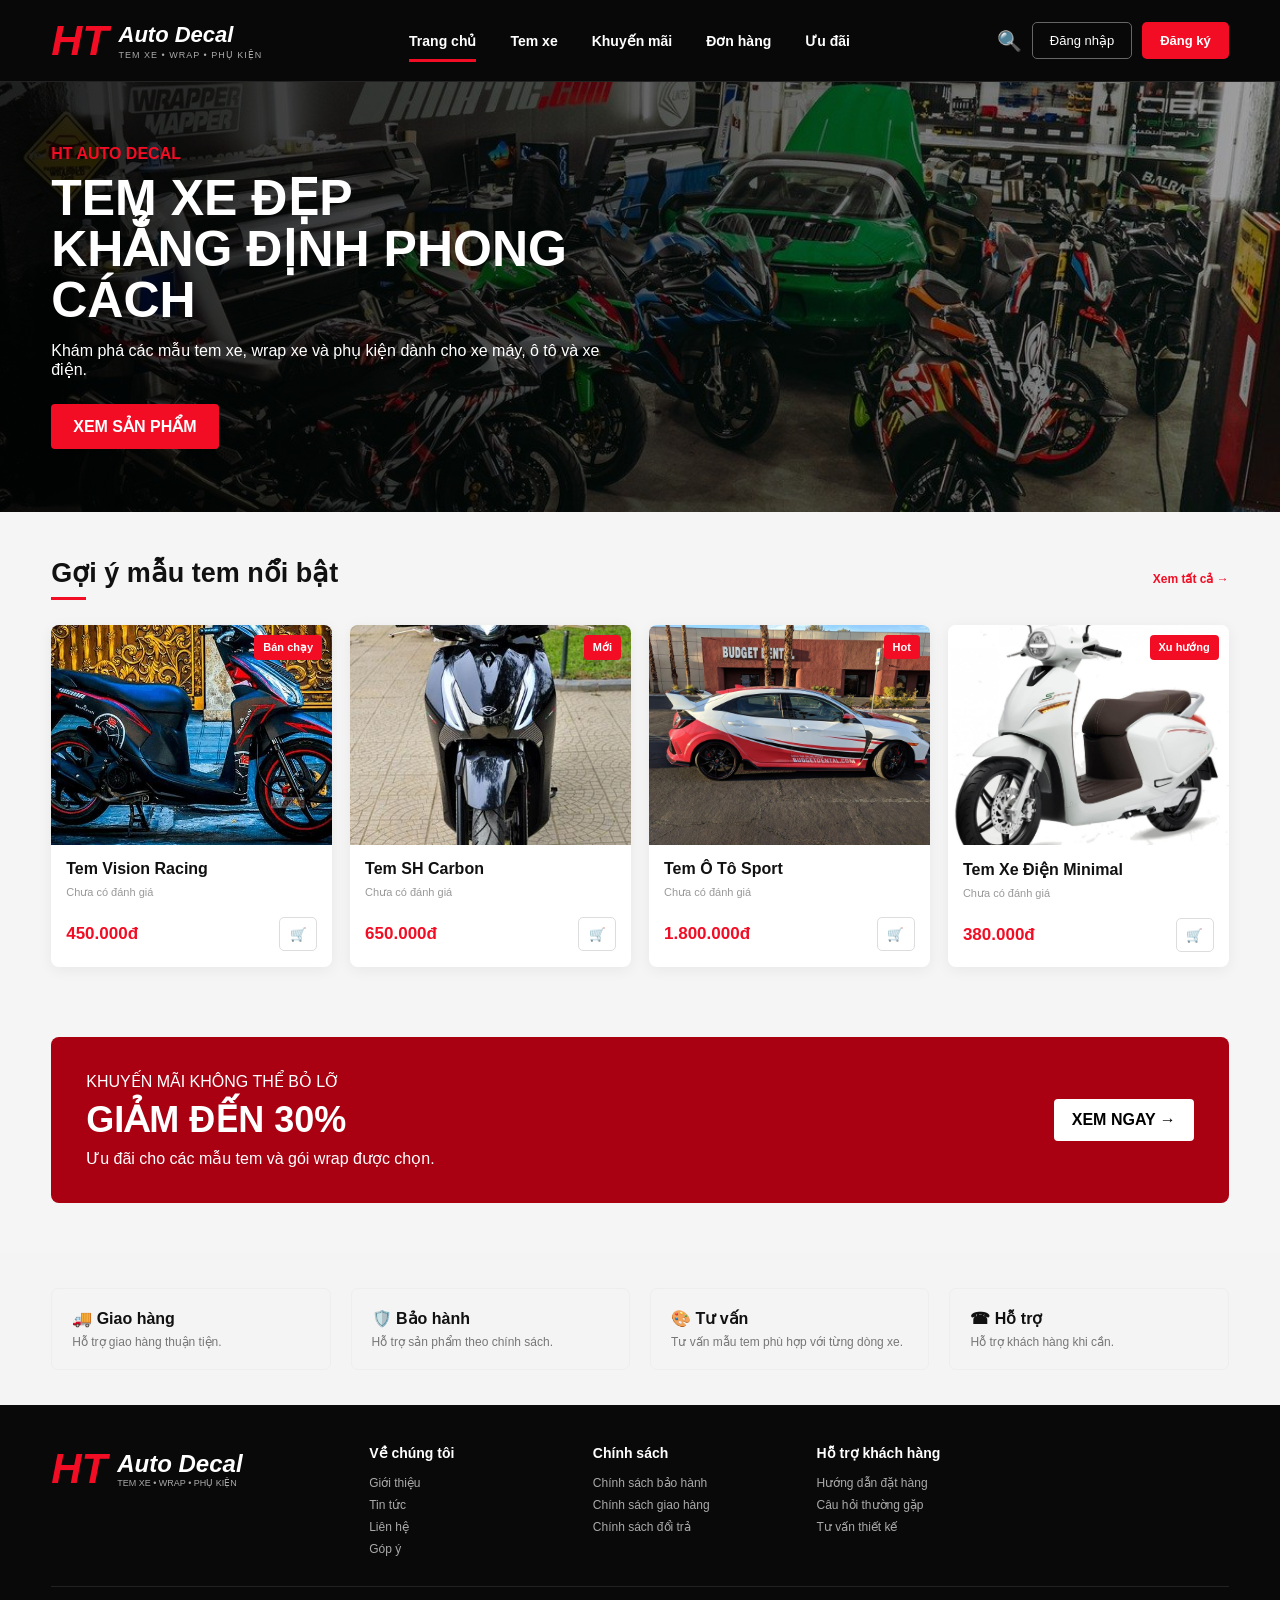
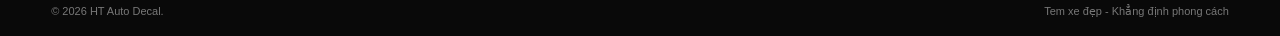
<file: index.html>
<!DOCTYPE html>

<html lang="vi">
<head>
<meta charset="utf-8"/>
<meta content="width=device-width, initial-scale=1.0" name="viewport"/>
<title>HT Auto Decal</title>
<link href="css/style.css" rel="stylesheet"/>
</head>
<body>
<!-- HEADER -->
<header class="header">
<div class="container header-container">
<a class="logo" href="index.html">
<span class="logo-ht">HT</span>
<div class="logo-text">
<h2>Auto Decal</h2>
<p>TEM XE • WRAP • PHỤ KIỆN</p>
</div>
</a>
<nav class="navbar">
<a class="active" href="index.html">
                    Trang chủ
                </a>
<a href="products.html">
                    Tem xe
                </a>
<a href="promotions.html">
                    Khuyến mãi
                </a>
<a href="orders.html">
                    Đơn hàng
                </a>
<a href="deals.html">
                    Ưu đãi
                </a>
</nav>
<div class="header-actions">
<button aria-label="Tìm kiếm sản phẩm" class="icon-button" id="searchButton" type="button">
                    🔍
                </button>
<div class="user-area" id="userArea">
<a class="login-btn" href="login.html">
                        Đăng nhập
                    </a>
<a class="register-btn" href="register.html">
                        Đăng ký
                    </a>
</div>
</div>
</div>
</header>
<!-- HERO -->
<section class="ht-home-hero">
<div class="container ht-home-hero-inner">
<div class="ht-home-hero-content">
<span>
                    HT AUTO DECAL
                </span>
<h1>
                    TEM XE ĐẸP
                    <br/>
                    KHẲNG ĐỊNH PHONG CÁCH
                </h1>
<p>
                    Khám phá các mẫu tem xe, wrap xe và phụ kiện
                    dành cho xe máy, ô tô và xe điện.
                </p>
<a class="ht-primary-button" href="products.html">
                    XEM SẢN PHẨM
                </a>
</div>
</div>
</section>
<!-- FEATURED PRODUCTS -->
<section class="ht-featured">
<div class="container">
<div class="ht-section-title">
<div>
<h2>Gợi ý mẫu tem nổi bật</h2>
<div class="ht-title-line"></div>
</div>
<a href="products.html">
                    Xem tất cả →
                </a>
</div>
<div class="ht-product-grid">
<!-- VISION -->
<article class="ht-product-card">
<div class="ht-product-image">
<img alt="Tem Vision Racing" src="assets/vision.jpg"/>
<span>
                            Bán chạy
                        </span>
</div>
<div class="ht-product-info">
<h3>
                            Tem Vision Racing
                        </h3>
<p class="ht-no-review">
                            Chưa có đánh giá
                        </p>
<div class="ht-product-bottom">
<strong>
                                450.000đ
                            </strong>
<button class="cart-button" data-image="assets/vision.jpg" data-price="450000" data-product="Tem Vision Racing" title="Đặt hàng" type="button">
                                🛒
                            </button>
</div>
</div>
</article>
<!-- SH -->
<article class="ht-product-card">
<div class="ht-product-image">
<img alt="Tem SH Carbon" src="assets/sh.jpg"/>
<span>
                            Mới
                        </span>
</div>
<div class="ht-product-info">
<h3>
                            Tem SH Carbon
                        </h3>
<p class="ht-no-review">
                            Chưa có đánh giá
                        </p>
<div class="ht-product-bottom">
<strong>
                                650.000đ
                            </strong>
<button class="cart-button" data-image="assets/sh.jpg" data-price="650000" data-product="Tem SH Carbon" title="Đặt hàng" type="button">
                                🛒
                            </button>
</div>
</div>
</article>
<!-- CAR -->
<article class="ht-product-card">
<div class="ht-product-image">
<img alt="Tem Ô Tô Sport" src="assets/oto.jpg"/>
<span>
                            Hot
                        </span>
</div>
<div class="ht-product-info">
<h3>
                            Tem Ô Tô Sport
                        </h3>
<p class="ht-no-review">
                            Chưa có đánh giá
                        </p>
<div class="ht-product-bottom">
<strong>
                                1.800.000đ
                            </strong>
<button class="cart-button" data-image="assets/oto.jpg" data-price="1800000" data-product="Tem Ô Tô Sport" title="Đặt hàng" type="button">
                                🛒
                            </button>
</div>
</div>
</article>
<!-- ELECTRIC -->
<article class="ht-product-card">
<div class="ht-product-image">
<img alt="Tem Xe Điện Minimal" src="assets/xedien.jpg"/>
<span>
                            Xu hướng
                        </span>
</div>
<div class="ht-product-info">
<h3>
                            Tem Xe Điện Minimal
                        </h3>
<p class="ht-no-review">
                            Chưa có đánh giá
                        </p>
<div class="ht-product-bottom">
<strong>
                                380.000đ
                            </strong>
<button class="cart-button" data-image="assets/xedien.jpg" data-price="380000" data-product="Tem Xe Điện Minimal" title="Đặt hàng" type="button">
                                🛒
                            </button>
</div>
</div>
</article>
</div>
</div>
</section>
<!-- PROMOTION -->
<section class="ht-home-promotion">
<div class="container ht-home-promotion-inner">
<div>
<span>
                    KHUYẾN MÃI KHÔNG THỂ BỎ LỠ
                </span>
<h2>
                    GIẢM ĐẾN 30%
                </h2>
<p>
                    Ưu đãi cho các mẫu tem và gói wrap được chọn.
                </p>
</div>
<a href="promotions.html">
                XEM NGAY →
            </a>
</div>
</section>
<!-- SERVICES -->
<section class="ht-services">
<div class="container ht-services-grid">
<div>
<strong>🚚 Giao hàng</strong>
<p>Hỗ trợ giao hàng thuận tiện.</p>
</div>
<div>
<strong>🛡️ Bảo hành</strong>
<p>Hỗ trợ sản phẩm theo chính sách.</p>
</div>
<div>
<strong>🎨 Tư vấn</strong>
<p>Tư vấn mẫu tem phù hợp với từng dòng xe.</p>
</div>
<div>
<strong>☎ Hỗ trợ</strong>
<p>Hỗ trợ khách hàng khi cần.</p>
</div>
</div>
</section>
<!-- FOOTER -->
<footer class="footer">
<div class="container footer-grid">
<div class="footer-brand">
<div class="footer-logo">
<span>HT</span>
<div>
<h2>Auto Decal</h2>
<p>TEM XE • WRAP • PHỤ KIỆN</p>
</div>
</div>
</div>
<div class="footer-column">
<h3>Về chúng tôi</h3>
<a href="about.html">Giới thiệu</a>
<a href="news.html">Tin tức</a>
<a href="contact.html">Liên hệ</a>
<a href="feedback.html">Góp ý</a></div>
<div class="footer-column">
<h3>Chính sách</h3>
<a href="support.html#warranty">Chính sách bảo hành</a>
<a href="support.html#shipping">Chính sách giao hàng</a>
<a href="support.html#returns">Chính sách đổi trả</a>
</div>
<div class="footer-column">
<h3>Hỗ trợ khách hàng</h3>
<a href="support.html#guide">Hướng dẫn đặt hàng</a>
<a href="support.html#faq">Câu hỏi thường gặp</a>
<a href="contact.html">Tư vấn thiết kế</a>
</div>
</div>
<div class="container footer-bottom">
<p>
                © 2026 HT Auto Decal.
            </p>
<p>
                Tem xe đẹp - Khẳng định phong cách
            </p>
</div>
</footer>
<script src="js/main.js"></script>
</body>
</html>
</file>
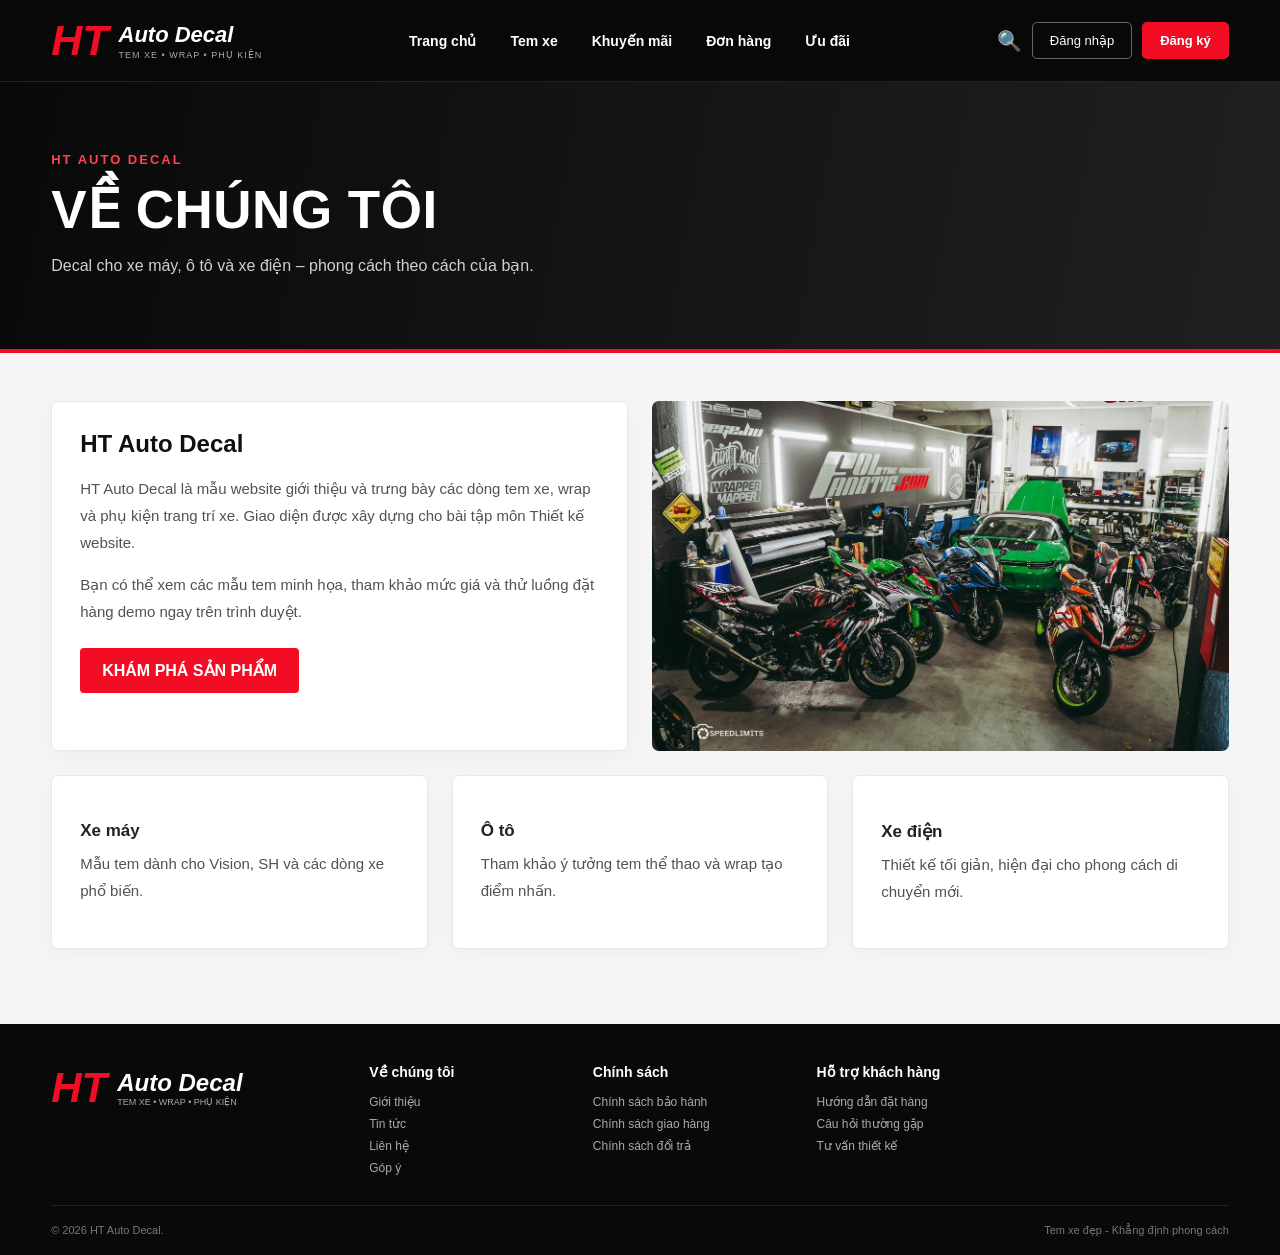
<file: about.html>
<!DOCTYPE html>

<html lang="vi"><head><meta charset="utf-8"/><meta content="width=device-width, initial-scale=1" name="viewport"/><title>Giới thiệu - HT Auto Decal</title><meta content="HT Auto Decal - Tem xe máy, ô tô và xe điện" name="description"/><link href="css/style.css" rel="stylesheet"/></head><body>
<header class="header">
<div class="container header-container">
<a class="logo" href="index.html">
<span class="logo-ht">HT</span>
<div class="logo-text">
<h2>Auto Decal</h2>
<p>TEM XE • WRAP • PHỤ KIỆN</p>
</div>
</a>
<nav class="navbar">
<a href="index.html">
                    Trang chủ
                </a>
<a href="products.html">
                    Tem xe
                </a>
<a href="promotions.html">
                    Khuyến mãi
                </a>
<a href="orders.html">
                    Đơn hàng
                </a>
<a href="deals.html">
                    Ưu đãi
                </a>
</nav>
<div class="header-actions">
<button aria-label="Tìm kiếm sản phẩm" class="icon-button" id="searchButton" type="button">
                    🔍
                </button>
<div class="user-area" id="userArea">
<a class="login-btn" href="login.html">
                        Đăng nhập
                    </a>
<a class="register-btn" href="register.html">
                        Đăng ký
                    </a>
</div>
</div>
</div>
</header>
<main><section class="ht-info-hero"><div class="container"><span>HT AUTO DECAL</span><h1>VỀ CHÚNG TÔI</h1><p>Decal cho xe máy, ô tô và xe điện – phong cách theo cách của bạn.</p></div></section><section class="ht-info-content"><div class="container">
<div class="ht-info-grid"><article class="ht-info-card"><h2>HT Auto Decal</h2><p>HT Auto Decal là mẫu website giới thiệu và trưng bày các dòng tem xe, wrap và phụ kiện trang trí xe. Giao diện được xây dựng cho bài tập môn Thiết kế website.</p><p>Bạn có thể xem các mẫu tem minh họa, tham khảo mức giá và thử luồng đặt hàng demo ngay trên trình duyệt.</p><a class="ht-primary-button ht-info-button" href="products.html">KHÁM PHÁ SẢN PHẨM</a></article><article class="ht-info-photo"><img alt="Hình minh họa phong cách tem xe HT Auto Decal" loading="lazy" src="assets/hero.jpg"/></article></div>
<div class="ht-info-three"><article class="ht-info-card"><h3>Xe máy</h3><p>Mẫu tem dành cho Vision, SH và các dòng xe phổ biến.</p></article><article class="ht-info-card"><h3>Ô tô</h3><p>Tham khảo ý tưởng tem thể thao và wrap tạo điểm nhấn.</p></article><article class="ht-info-card"><h3>Xe điện</h3><p>Thiết kế tối giản, hiện đại cho phong cách di chuyển mới.</p></article></div>
</div></section></main>
<footer class="footer">
<div class="container footer-grid">
<div class="footer-brand">
<div class="footer-logo">
<span>HT</span>
<div>
<h2>Auto Decal</h2>
<p>TEM XE • WRAP • PHỤ KIỆN</p>
</div>
</div>
</div>
<div class="footer-column">
<h3>Về chúng tôi</h3>
<a href="about.html">Giới thiệu</a>
<a href="news.html">Tin tức</a>
<a href="contact.html">Liên hệ</a>
<a href="feedback.html">Góp ý</a></div>
<div class="footer-column">
<h3>Chính sách</h3>
<a href="support.html#warranty">Chính sách bảo hành</a>
<a href="support.html#shipping">Chính sách giao hàng</a>
<a href="support.html#returns">Chính sách đổi trả</a>
</div>
<div class="footer-column">
<h3>Hỗ trợ khách hàng</h3>
<a href="support.html#guide">Hướng dẫn đặt hàng</a>
<a href="support.html#faq">Câu hỏi thường gặp</a>
<a href="contact.html">Tư vấn thiết kế</a>
</div>
</div>
<div class="container footer-bottom">
<p>
                © 2026 HT Auto Decal.
            </p>
<p>
                Tem xe đẹp - Khẳng định phong cách
            </p>
</div>
</footer>
<script src="js/main.js"></script></body></html>
</file>
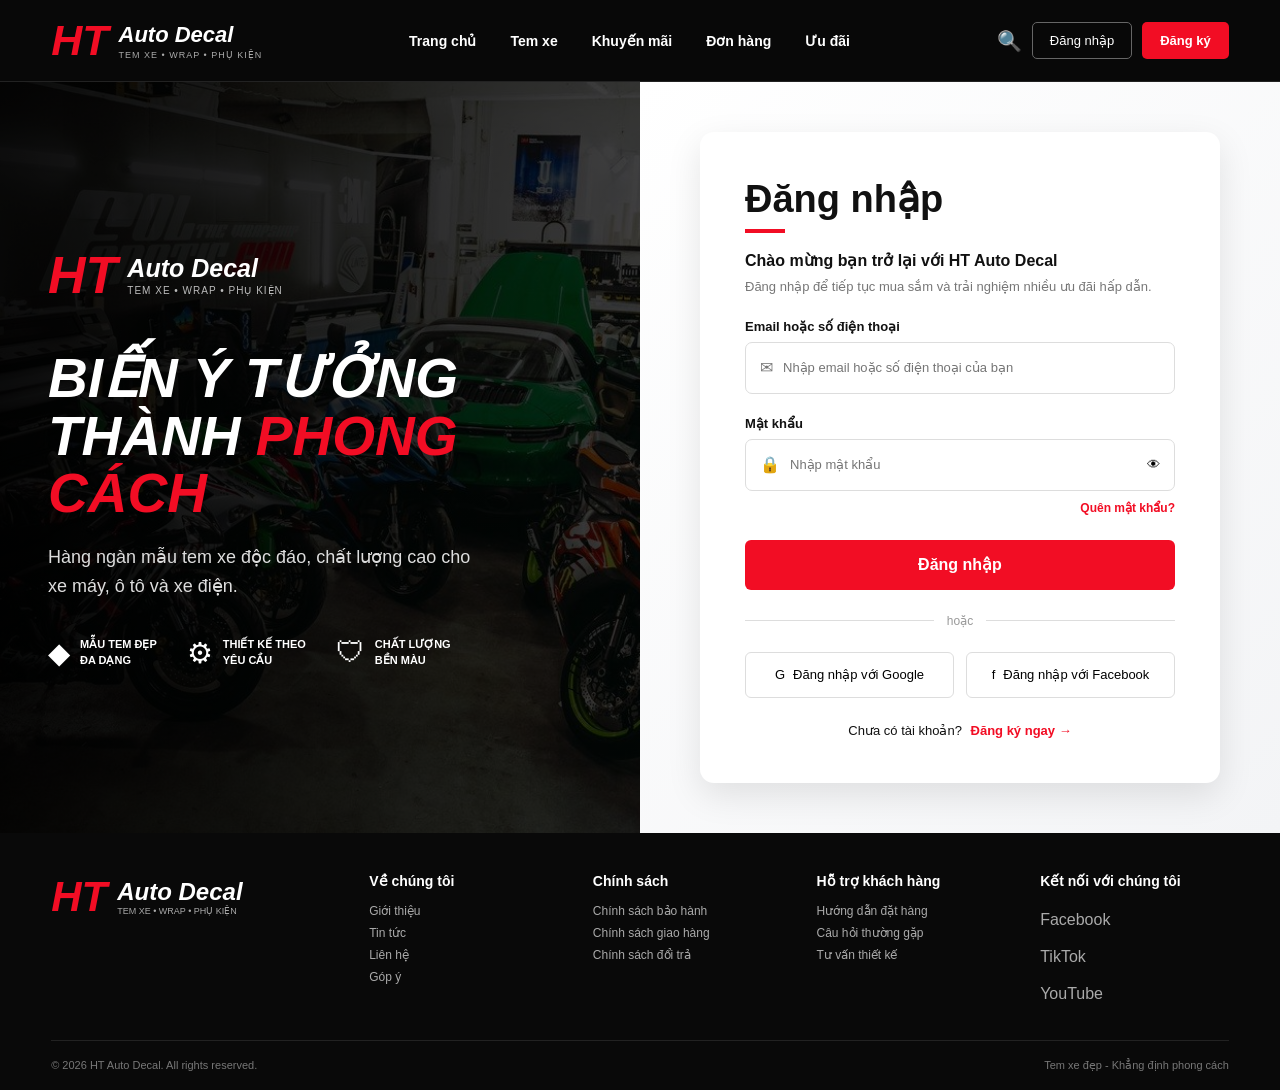
<file: checkout.html>
<!DOCTYPE html>

<html lang="vi">
<head>
<meta charset="utf-8"/>
<meta content="width=device-width, initial-scale=1.0" name="viewport"/>
<title>Thanh toán - HT Auto Decal</title>
<link href="css/style.css" rel="stylesheet"/>
</head>
<body>
<header class="header">
<div class="container header-container">
<a class="logo" href="index.html">
<span class="logo-ht">
                HT
            </span>
<div class="logo-text">
<h2>Auto Decal</h2>
<p>TEM XE • WRAP • PHỤ KIỆN</p>
</div>
</a>
<nav class="navbar">
<a href="index.html">Trang chủ</a>
<a href="products.html">Tem xe</a>
<a href="promotions.html">Khuyến mãi</a>
<a href="orders.html">Đơn hàng</a>
<a href="deals.html">Ưu đãi</a>
</nav>
<div class="header-actions">
<div class="user-area" id="userArea">
<a class="login-btn" href="login.html">
                    Đăng nhập
                </a>
<a class="register-btn" href="register.html">
                    Đăng ký
                </a>
</div>
</div>
</div>
</header>
<main class="ht-checkout-page">
<div class="container">
<div class="ht-checkout-title">
<h1>
                Thanh toán
            </h1>
<span>
                HT Auto Decal
            </span>
</div>
<form id="checkoutForm">
<!-- ADDRESS -->
<section class="ht-checkout-box ht-address-box">
<h2>
                    📍 Địa chỉ nhận hàng
                </h2>
<div class="ht-address-grid">
<div>
<label>
                            Họ và tên
                        </label>
<input id="checkoutName" required="" type="text"/>
</div>
<div>
<label>
                            Số điện thoại
                        </label>
<input id="checkoutPhone" required="" type="tel"/>
</div>
<div class="ht-full">
<label>
                            Email
                        </label>
<input id="checkoutEmail" required="" type="email"/>
</div>
<div class="ht-full">
<label>
                            Địa chỉ nhận hàng
                        </label>
<textarea id="checkoutAddress" placeholder="Số nhà, đường, phường/xã, quận/huyện, tỉnh/thành phố" required=""></textarea>
</div>
</div>
</section>
<!-- PRODUCT -->
<section class="ht-checkout-box">
<div class="ht-checkout-product-head">
<span>
                        Sản phẩm
                    </span>
<span>
                        Đơn giá
                    </span>
<span>
                        Số lượng
                    </span>
<span>
                        Thành tiền
                    </span>
</div>
<div class="ht-checkout-shop">
                    🏪 <strong>HT Auto Decal</strong>
</div>
<div class="ht-checkout-product-row">
<div id="checkoutProduct">
                        Đang tải...
                    </div>
<div id="checkoutUnitPrice">
                        0đ
                    </div>
<div>
                        1
                    </div>
<strong id="checkoutLineTotal">
                        0đ
                    </strong>
</div>
<div class="ht-checkout-note">
<label>
                        Lời nhắn:
                    </label>
<input id="checkoutNote" placeholder="Lưu ý cho shop..." type="text"/>
</div>
</section>
<!-- SHIPPING -->
<section class="ht-checkout-box">
<h2>
                    Phương thức vận chuyển
                </h2>
<div class="ht-shipping-row">
<div>
<strong>
                            🚚 Vận chuyển tiêu chuẩn
                        </strong>
<p>
                            Dự kiến nhận hàng trong 2 - 4 ngày.
                        </p>
</div>
<strong>
                        Miễn phí
                    </strong>
</div>
</section>
<!-- PAYMENT -->
<section class="ht-checkout-box">
<h2>
                    Phương thức thanh toán
                </h2>
<label class="ht-payment-option">
<input checked="" name="paymentMethod" type="radio" value="cod"/>
<span>
                        💵 Thanh toán khi nhận hàng
                    </span>
</label>
<label class="ht-payment-option">
<input name="paymentMethod" type="radio" value="bank"/>
<span>
                        🏦 Chuyển khoản ngân hàng
                    </span>
</label>
<select id="checkoutPayment" style="display:none;">
<option value="cod">
                        COD
                    </option>
<option value="bank">
                        Bank
                    </option>
</select>
</section>
<!-- TOTAL -->
<section class="ht-checkout-box ht-checkout-final">
<div class="ht-checkout-totals">
<div>
<span>
                            Tổng tiền hàng
                        </span>
<span id="checkoutSubtotal">
                            0đ
                        </span>
</div>
<div>
<span>
                            Phí vận chuyển
                        </span>
<span>
                            0đ
                        </span>
</div>
<div>
<span>
                            Giảm giá
                        </span>
<span>
                            0đ
                        </span>
</div>
<div class="ht-total-main">
<span>
                            Tổng thanh toán
                        </span>
<strong id="checkoutTotal">
                            0đ
                        </strong>
</div>
</div>
<button class="ht-place-order" type="submit">
                    ĐẶT HÀNG
                </button>
</section>
</form>
</div>
</main>
<script src="js/main.js"></script>
</body>
</html>
</file>
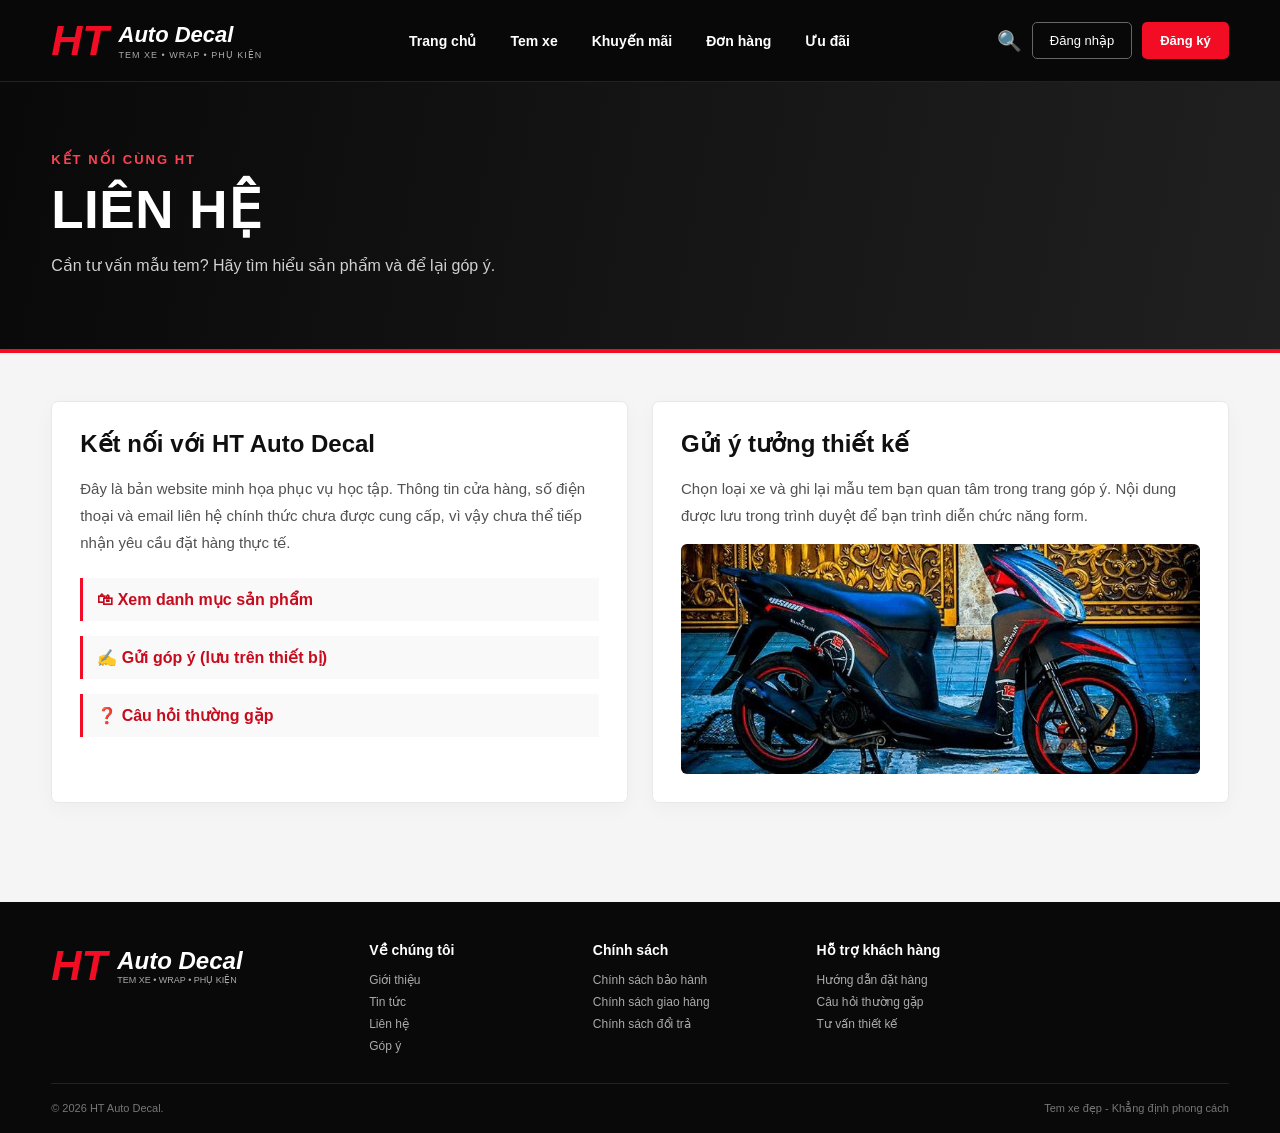
<file: contact.html>
<!DOCTYPE html>

<html lang="vi"><head><meta charset="utf-8"/><meta content="width=device-width, initial-scale=1" name="viewport"/><title>Liên hệ - HT Auto Decal</title><meta content="HT Auto Decal - Tem xe máy, ô tô và xe điện" name="description"/><link href="css/style.css" rel="stylesheet"/></head><body>
<header class="header">
<div class="container header-container">
<a class="logo" href="index.html">
<span class="logo-ht">HT</span>
<div class="logo-text">
<h2>Auto Decal</h2>
<p>TEM XE • WRAP • PHỤ KIỆN</p>
</div>
</a>
<nav class="navbar">
<a href="index.html">
                    Trang chủ
                </a>
<a href="products.html">
                    Tem xe
                </a>
<a href="promotions.html">
                    Khuyến mãi
                </a>
<a href="orders.html">
                    Đơn hàng
                </a>
<a href="deals.html">
                    Ưu đãi
                </a>
</nav>
<div class="header-actions">
<button aria-label="Tìm kiếm sản phẩm" class="icon-button" id="searchButton" type="button">
                    🔍
                </button>
<div class="user-area" id="userArea">
<a class="login-btn" href="login.html">
                        Đăng nhập
                    </a>
<a class="register-btn" href="register.html">
                        Đăng ký
                    </a>
</div>
</div>
</div>
</header>
<main><section class="ht-info-hero"><div class="container"><span>KẾT NỐI CÙNG HT</span><h1>LIÊN HỆ</h1><p>Cần tư vấn mẫu tem? Hãy tìm hiểu sản phẩm và để lại góp ý.</p></div></section><section class="ht-info-content"><div class="container">
<div class="ht-info-grid"><article class="ht-info-card"><h2>Kết nối với HT Auto Decal</h2><p>Đây là bản website minh họa phục vụ học tập. Thông tin cửa hàng, số điện thoại và email liên hệ chính thức chưa được cung cấp, vì vậy chưa thể tiếp nhận yêu cầu đặt hàng thực tế.</p><div class="ht-contact-links"><a href="products.html">🛍 Xem danh mục sản phẩm</a><a href="feedback.html">✍ Gửi góp ý (lưu trên thiết bị)</a><a href="support.html#faq">❓ Câu hỏi thường gặp</a></div></article><article class="ht-info-card"><h2>Gửi ý tưởng thiết kế</h2><p>Chọn loại xe và ghi lại mẫu tem bạn quan tâm trong trang góp ý. Nội dung được lưu trong trình duyệt để bạn trình diễn chức năng form.</p><img alt="Mẫu tem xe máy minh họa" class="ht-contact-image" loading="lazy" src="assets/vision.jpg"/></article></div>
</div></section></main>
<footer class="footer">
<div class="container footer-grid">
<div class="footer-brand">
<div class="footer-logo">
<span>HT</span>
<div>
<h2>Auto Decal</h2>
<p>TEM XE • WRAP • PHỤ KIỆN</p>
</div>
</div>
</div>
<div class="footer-column">
<h3>Về chúng tôi</h3>
<a href="about.html">Giới thiệu</a>
<a href="news.html">Tin tức</a>
<a href="contact.html">Liên hệ</a>
<a href="feedback.html">Góp ý</a></div>
<div class="footer-column">
<h3>Chính sách</h3>
<a href="support.html#warranty">Chính sách bảo hành</a>
<a href="support.html#shipping">Chính sách giao hàng</a>
<a href="support.html#returns">Chính sách đổi trả</a>
</div>
<div class="footer-column">
<h3>Hỗ trợ khách hàng</h3>
<a href="support.html#guide">Hướng dẫn đặt hàng</a>
<a href="support.html#faq">Câu hỏi thường gặp</a>
<a href="contact.html">Tư vấn thiết kế</a>
</div>
</div>
<div class="container footer-bottom">
<p>
                © 2026 HT Auto Decal.
            </p>
<p>
                Tem xe đẹp - Khẳng định phong cách
            </p>
</div>
</footer>
<script src="js/main.js"></script></body></html>
</file>
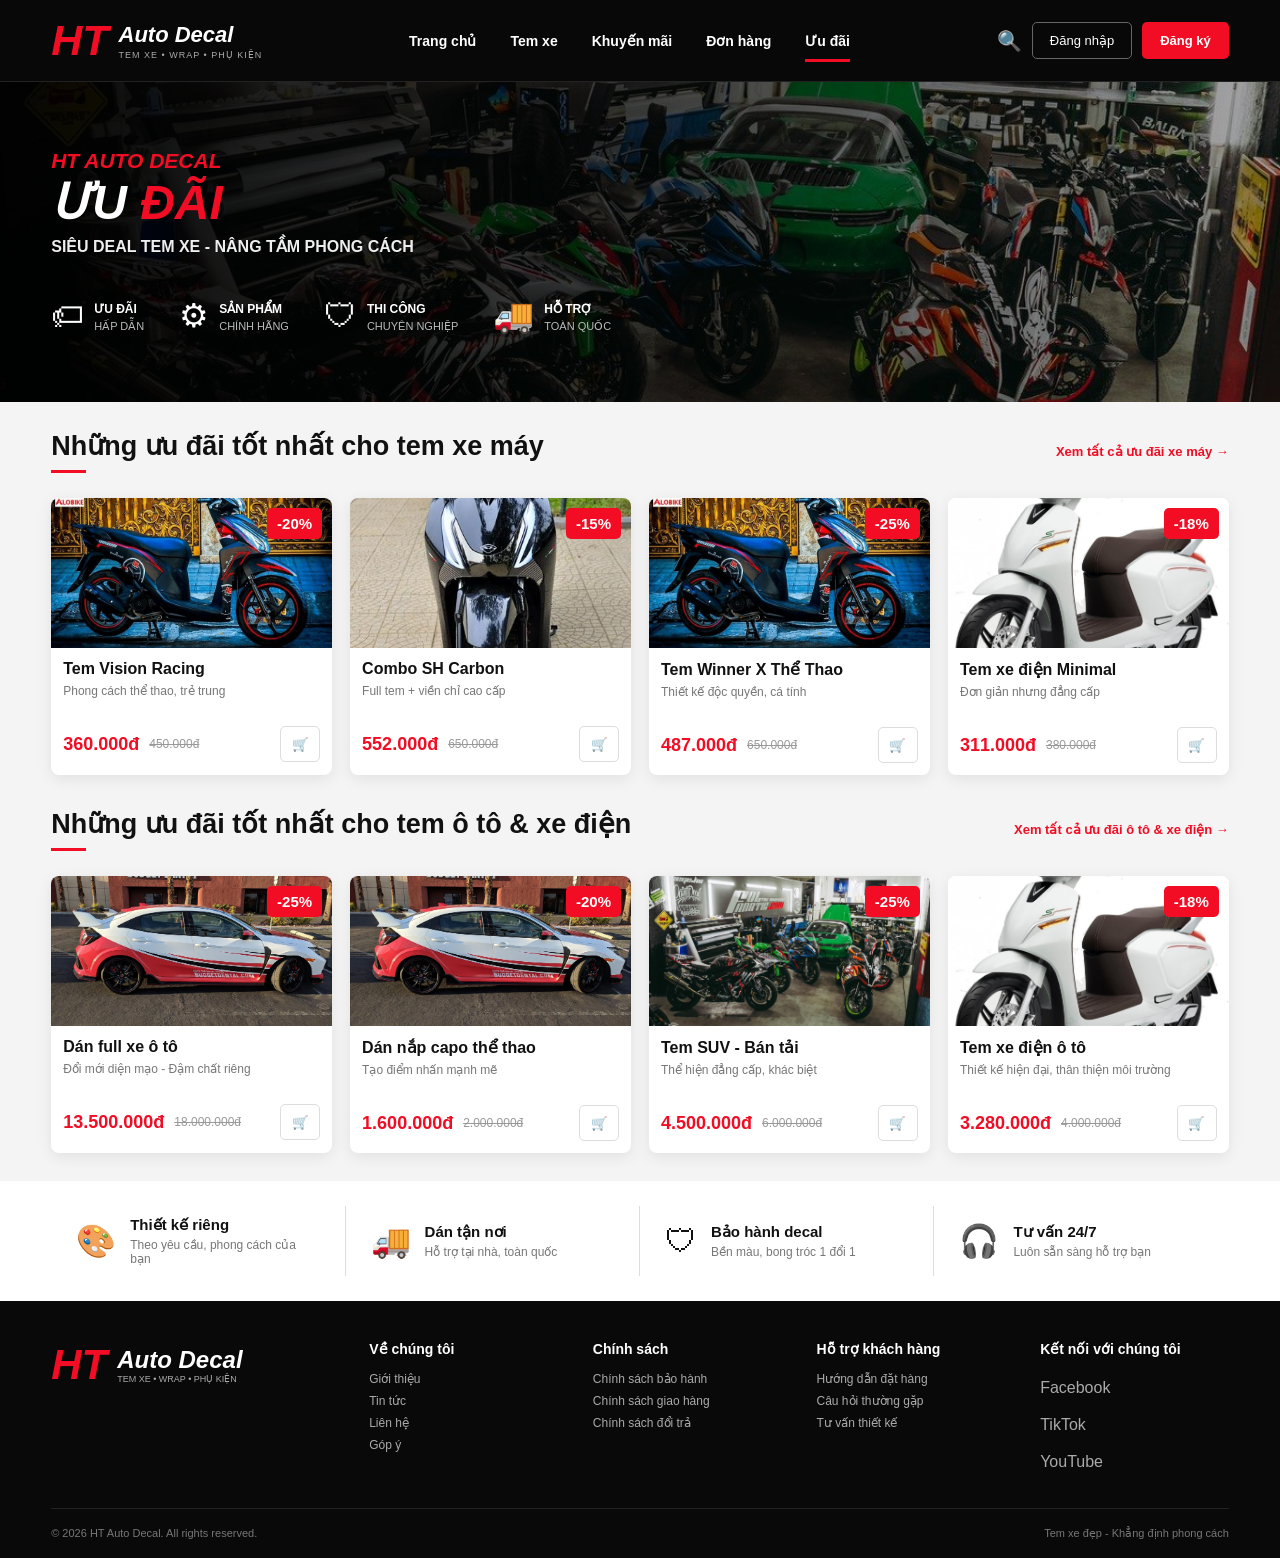
<file: deals.html>
<!DOCTYPE html>

<html lang="vi">
<head>
<meta charset="utf-8"/>
<meta content="width=device-width, initial-scale=1.0" name="viewport"/>
<title>Ưu đãi - HT Auto Decal</title>
<link href="css/style.css" rel="stylesheet"/>
</head>
<body>
<!-- HEADER -->
<header class="header">
<div class="container header-container">
<a class="logo" href="index.html">
<span class="logo-ht">
                    HT
                </span>
<div class="logo-text">
<h2>
                        Auto Decal
                    </h2>
<p>
                        TEM XE • WRAP • PHỤ KIỆN
                    </p>
</div>
</a>
<nav class="navbar">
<a href="index.html">
                    Trang chủ
                </a>
<a href="products.html">
                    Tem xe
                </a>
<a href="promotions.html">
                    Khuyến mãi
                </a>
<a href="orders.html">Đơn hàng</a>
<a class="active" href="deals.html">
                    Ưu đãi
                </a>
</nav>
<div class="header-actions">
<button aria-label="Tìm kiếm sản phẩm" class="icon-button" id="searchButton" type="button">
        🔍
    </button>
<div id="userArea">
<a class="login-btn" href="login.html">
            Đăng nhập
        </a>
<a class="register-btn" href="register.html">
            Đăng ký
        </a>
</div>
</div>
</div></header>
<!-- HERO DEALS -->
<section class="deals-hero">
<div class="container deals-hero-content">
<span class="hero-brand">
                HT AUTO DECAL
            </span>
<h1>
                ƯU <span>ĐÃI</span>
</h1>
<p>
                SIÊU DEAL TEM XE - NÂNG TẦM PHONG CÁCH
            </p>
<div class="hero-features">
<div class="feature">
<div class="feature-icon">🏷</div>
<div>
<strong>ƯU ĐÃI</strong>
<p>HẤP DẪN</p>
</div>
</div>
<div class="feature">
<div class="feature-icon">⚙</div>
<div>
<strong>SẢN PHẨM</strong>
<p>CHÍNH HÃNG</p>
</div>
</div>
<div class="feature">
<div class="feature-icon">🛡</div>
<div>
<strong>THI CÔNG</strong>
<p>CHUYÊN NGHIỆP</p>
</div>
</div>
<div class="feature">
<div class="feature-icon">🚚</div>
<div>
<strong>HỖ TRỢ</strong>
<p>TOÀN QUỐC</p>
</div>
</div>
</div>
</div>
</section>
<!-- DEALS MOTORBIKE -->
<section class="deals-section">
<div class="container">
<div class="section-heading">
<div>
<h2>
                        Những ưu đãi tốt nhất cho tem xe máy
                    </h2>
<div class="heading-line"></div>
</div>
<a href="products.html?q=Vision">
                    Xem tất cả ưu đãi xe máy →
                </a>
</div>
<div class="deals-grid">
<!-- DEAL 1 -->
<article class="deal-card">
<div class="deal-image">
<img alt="Tem Vision Racing" src="assets/vision.jpg"/>
<span class="deal-badge">
                            -20%
                        </span>
</div>
<div class="deal-body">
<h3>
                            Tem Vision Racing
                        </h3>
<p>
                            Phong cách thể thao, trẻ trung
                        </p>
<div class="deal-price">
<strong>
                                360.000đ
                            </strong>
<del>
                                450.000đ
                            </del>
<button aria-label="Đặt Tem Vision Racing" class="cart-button" data-image="assets/vision.jpg" data-price="360000" data-product="Tem Vision Racing" type="button">
                                🛒
                            </button>
</div>
</div>
</article>
<!-- DEAL 2 -->
<article class="deal-card">
<div class="deal-image">
<img alt="Combo SH Carbon" src="assets/sh.jpg"/>
<span class="deal-badge">
                            -15%
                        </span>
</div>
<div class="deal-body">
<h3>
                            Combo SH Carbon
                        </h3>
<p>
                            Full tem + viền chỉ cao cấp
                        </p>
<div class="deal-price">
<strong>
                                552.000đ
                            </strong>
<del>
                                650.000đ
                            </del>
<button aria-label="Đặt Combo SH Carbon" class="cart-button" data-image="assets/sh.jpg" data-price="552000" data-product="Combo SH Carbon" type="button">
                                🛒
                            </button>
</div>
</div>
</article>
<!-- DEAL 3 -->
<article class="deal-card">
<div class="deal-image">
<img alt="Tem Winner X" src="assets/vision.jpg"/>
<span class="deal-badge">
                            -25%
                        </span>
</div>
<div class="deal-body">
<h3>
                            Tem Winner X Thể Thao
                        </h3>
<p>
                            Thiết kế độc quyền, cá tính
                        </p>
<div class="deal-price">
<strong>
                                487.000đ
                            </strong>
<del>
                                650.000đ
                            </del>
<button aria-label="Đặt Tem Winner X Thể Thao" class="cart-button" data-image="assets/vision.jpg" data-price="487000" data-product="Tem Winner X Thể Thao" type="button">
                                🛒
                            </button>
</div>
</div>
</article>
<!-- DEAL 4 -->
<article class="deal-card">
<div class="deal-image">
<img alt="Tem xe điện" src="assets/xedien.jpg"/>
<span class="deal-badge">
                            -18%
                        </span>
</div>
<div class="deal-body">
<h3>
                            Tem xe điện Minimal
                        </h3>
<p>
                            Đơn giản nhưng đẳng cấp
                        </p>
<div class="deal-price">
<strong>
                                311.000đ
                            </strong>
<del>
                                380.000đ
                            </del>
<button aria-label="Đặt Tem xe điện Minimal" class="cart-button" data-image="assets/xedien.jpg" data-price="311000" data-product="Tem xe điện Minimal" type="button">
                                🛒
                            </button>
</div>
</div>
</article>
</div>
</div>
</section>
<!-- DEALS CAR -->
<section class="deals-section deals-alt">
<div class="container">
<div class="section-heading">
<div>
<h2>
                        Những ưu đãi tốt nhất cho tem ô tô &amp; xe điện
                    </h2>
<div class="heading-line"></div>
</div>
<a href="products.html?q=%C3%94%20T%C3%B4">
                    Xem tất cả ưu đãi ô tô &amp; xe điện →
                </a>
</div>
<div class="deals-grid">
<!-- DEAL 5 -->
<article class="deal-card">
<div class="deal-image">
<img alt="Dán full xe ô tô" src="assets/oto.jpg"/>
<span class="deal-badge">
                            -25%
                        </span>
</div>
<div class="deal-body">
<h3>
                            Dán full xe ô tô
                        </h3>
<p>
                            Đổi mới diện mạo - Đậm chất riêng
                        </p>
<div class="deal-price">
<strong>
                                13.500.000đ
                            </strong>
<del>
                                18.000.000đ
                            </del>
<button aria-label="Đặt Dán full xe ô tô" class="cart-button" data-image="assets/oto.jpg" data-price="13500000" data-product="Dán full xe ô tô" type="button">
                                🛒
                            </button>
</div>
</div>
</article>
<!-- DEAL 6 -->
<article class="deal-card">
<div class="deal-image">
<img alt="Dán nắp capo" src="assets/oto.jpg"/>
<span class="deal-badge">
                            -20%
                        </span>
</div>
<div class="deal-body">
<h3>
                            Dán nắp capo thể thao
                        </h3>
<p>
                            Tạo điểm nhấn mạnh mẽ
                        </p>
<div class="deal-price">
<strong>
                                1.600.000đ
                            </strong>
<del>
                                2.000.000đ
                            </del>
<button aria-label="Đặt Dán nắp capo thể thao" class="cart-button" data-image="assets/oto.jpg" data-price="1600000" data-product="Dán nắp capo thể thao" type="button">
                                🛒
                            </button>
</div>
</div>
</article>
<!-- DEAL 7 -->
<article class="deal-card">
<div class="deal-image">
<img alt="Tem SUV" src="assets/hero.jpg"/>
<span class="deal-badge">
                            -25%
                        </span>
</div>
<div class="deal-body">
<h3>
                            Tem SUV - Bán tải
                        </h3>
<p>
                            Thể hiện đẳng cấp, khác biệt
                        </p>
<div class="deal-price">
<strong>
                                4.500.000đ
                            </strong>
<del>
                                6.000.000đ
                            </del>
<button aria-label="Đặt Tem SUV - Bán tải" class="cart-button" data-image="assets/hero.jpg" data-price="4500000" data-product="Tem SUV - Bán tải" type="button">
                                🛒
                            </button>
</div>
</div>
</article>
<!-- DEAL 8 -->
<article class="deal-card">
<div class="deal-image">
<img alt="Tem xe điện ô tô" src="assets/xedien.jpg"/>
<span class="deal-badge">
                            -18%
                        </span>
</div>
<div class="deal-body">
<h3>
                            Tem xe điện ô tô
                        </h3>
<p>
                            Thiết kế hiện đại, thân thiện môi trường
                        </p>
<div class="deal-price">
<strong>
                                3.280.000đ
                            </strong>
<del>
                                4.000.000đ
                            </del>
<button aria-label="Đặt Tem xe điện ô tô" class="cart-button" data-image="assets/xedien.jpg" data-price="3280000" data-product="Tem xe điện ô tô" type="button">
                                🛒
                            </button>
</div>
</div>
</article>
</div>
</div>
</section>
<!-- SERVICES -->
<section class="service-section">
<div class="container service-grid">
<div class="service-item">
<div class="service-icon">
                    🎨
                </div>
<div>
<h3>Thiết kế riêng</h3>
<p>Theo yêu cầu, phong cách của bạn</p>
</div>
</div>
<div class="service-item">
<div class="service-icon">
                    🚚
                </div>
<div>
<h3>Dán tận nơi</h3>
<p>Hỗ trợ tại nhà, toàn quốc</p>
</div>
</div>
<div class="service-item">
<div class="service-icon">
                    🛡
                </div>
<div>
<h3>Bảo hành decal</h3>
<p>Bền màu, bong tróc 1 đổi 1</p>
</div>
</div>
<div class="service-item">
<div class="service-icon">
                    🎧
                </div>
<div>
<h3>Tư vấn 24/7</h3>
<p>Luôn sẵn sàng hỗ trợ bạn</p>
</div>
</div>
</div>
</section>
<!-- FOOTER -->
<footer class="footer">
<div class="container footer-grid">
<div class="footer-brand">
<div class="footer-logo">
<span>
                        HT
                    </span>
<div>
<h2>
                            Auto Decal
                        </h2>
<p>
                            TEM XE • WRAP • PHỤ KIỆN
                        </p>
</div>
</div>
</div>
<div class="footer-column">
<h3>
                    Về chúng tôi
                </h3>
<a href="about.html">
                    Giới thiệu
                </a>
<a href="news.html">
                    Tin tức
                </a>
<a href="contact.html">
                    Liên hệ
                </a>
<a href="feedback.html">Góp ý</a></div>
<div class="footer-column">
<h3>
                    Chính sách
                </h3>
<a href="support.html#warranty">
                    Chính sách bảo hành
                </a>
<a href="support.html#shipping">
                    Chính sách giao hàng
                </a>
<a href="support.html#returns">
                    Chính sách đổi trả
                </a>
</div>
<div class="footer-column">
<h3>
                    Hỗ trợ khách hàng
                </h3>
<a href="support.html#guide">
                    Hướng dẫn đặt hàng
                </a>
<a href="support.html#faq">
                    Câu hỏi thường gặp
                </a>
<a href="contact.html">
                    Tư vấn thiết kế
                </a>
</div>
<div class="footer-column">
<h3>
                    Kết nối với chúng tôi
                </h3>
<div class="socials">
<span class="ht-unlinked-social" title="Chưa có trang mạng xã hội chính thức">
                        Facebook
                    </span>
<span class="ht-unlinked-social" title="Chưa có trang mạng xã hội chính thức">
                        TikTok
                    </span>
<span class="ht-unlinked-social" title="Chưa có trang mạng xã hội chính thức">
                        YouTube
                    </span>
</div>
</div>
</div>
<div class="container footer-bottom">
<p>
                © 2026 HT Auto Decal.
                All rights reserved.
            </p>
<p>
                Tem xe đẹp - Khẳng định phong cách
            </p>
</div>
</footer>
<script src="js/main.js"></script>
</body>
</html>
</file>
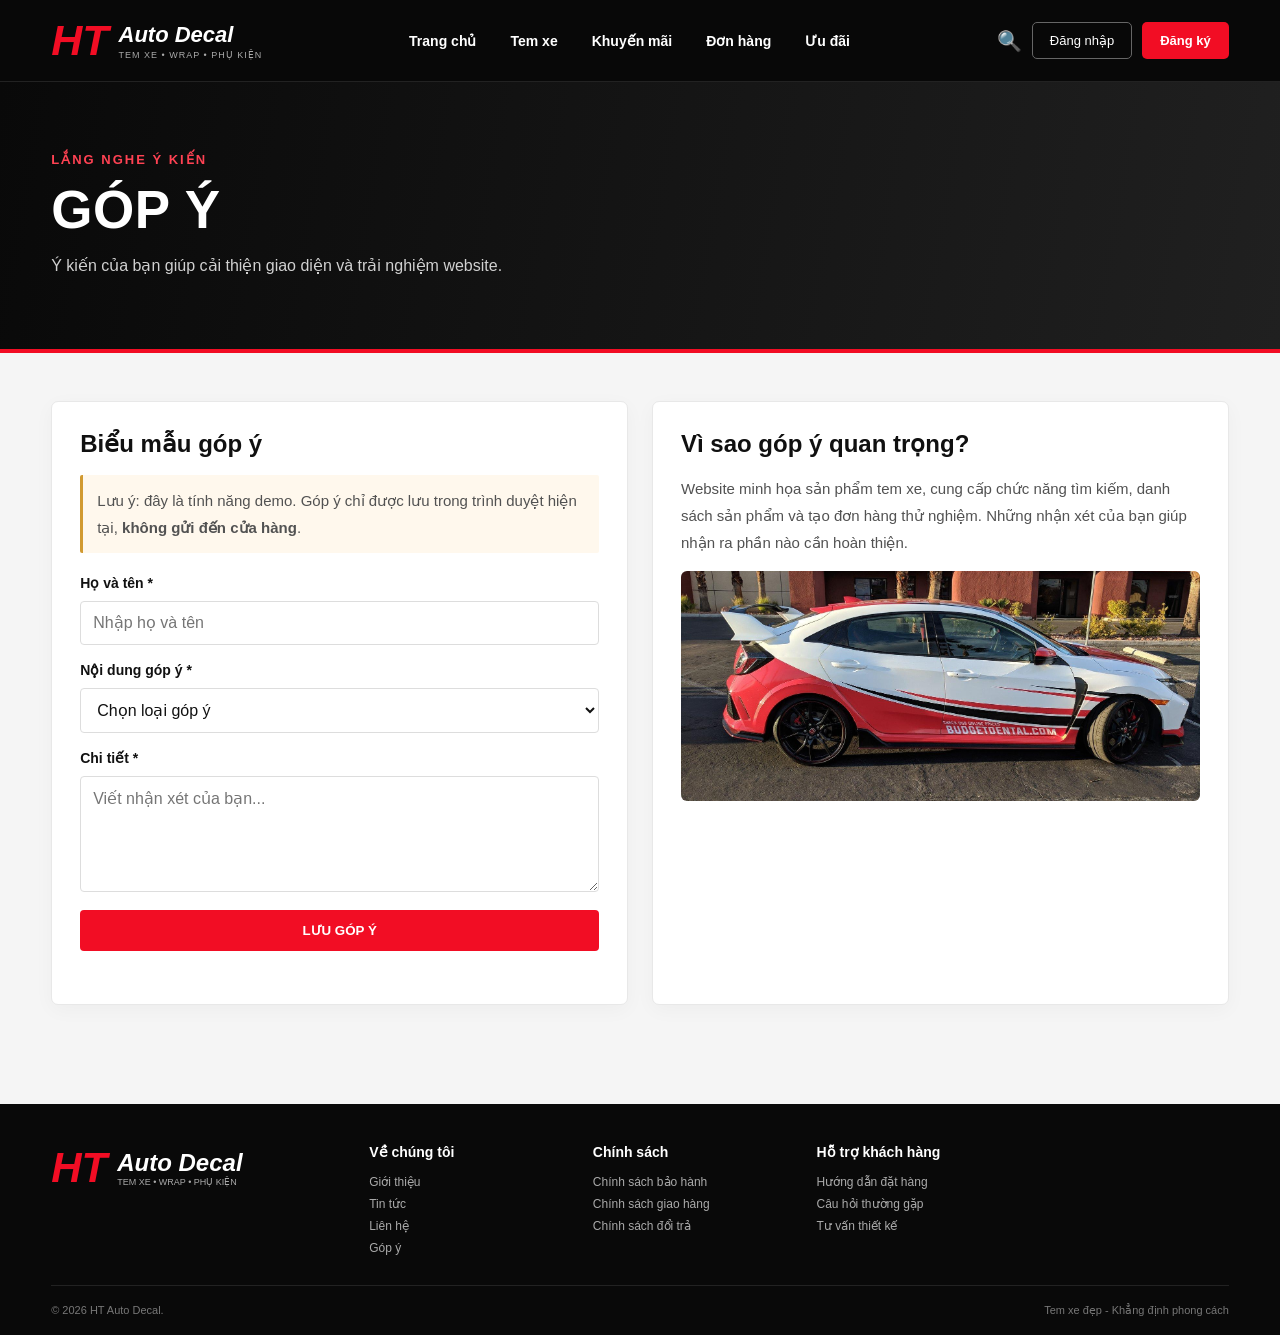
<file: feedback.html>
<!DOCTYPE html>

<html lang="vi"><head><meta charset="utf-8"/><meta content="width=device-width, initial-scale=1" name="viewport"/><title>Góp ý - HT Auto Decal</title><meta content="HT Auto Decal - Tem xe máy, ô tô và xe điện" name="description"/><link href="css/style.css" rel="stylesheet"/></head><body>
<header class="header">
<div class="container header-container">
<a class="logo" href="index.html">
<span class="logo-ht">HT</span>
<div class="logo-text">
<h2>Auto Decal</h2>
<p>TEM XE • WRAP • PHỤ KIỆN</p>
</div>
</a>
<nav class="navbar">
<a href="index.html">
                    Trang chủ
                </a>
<a href="products.html">
                    Tem xe
                </a>
<a href="promotions.html">
                    Khuyến mãi
                </a>
<a href="orders.html">
                    Đơn hàng
                </a>
<a href="deals.html">
                    Ưu đãi
                </a>
</nav>
<div class="header-actions">
<button aria-label="Tìm kiếm sản phẩm" class="icon-button" id="searchButton" type="button">
                    🔍
                </button>
<div class="user-area" id="userArea">
<a class="login-btn" href="login.html">
                        Đăng nhập
                    </a>
<a class="register-btn" href="register.html">
                        Đăng ký
                    </a>
</div>
</div>
</div>
</header>
<main><section class="ht-info-hero"><div class="container"><span>LẮNG NGHE Ý KIẾN</span><h1>GÓP Ý</h1><p>Ý kiến của bạn giúp cải thiện giao diện và trải nghiệm website.</p></div></section><section class="ht-info-content"><div class="container">
<div class="ht-info-grid"><article class="ht-info-card"><h2>Biểu mẫu góp ý</h2><p class="ht-form-notice">Lưu ý: đây là tính năng demo. Góp ý chỉ được lưu trong trình duyệt hiện tại, <strong>không gửi đến cửa hàng</strong>.</p><form class="ht-feedback-form" id="feedbackForm"><label for="feedbackName">Họ và tên *</label><input id="feedbackName" maxlength="80" minlength="2" name="name" placeholder="Nhập họ và tên" required="" type="text"/><label for="feedbackType">Nội dung góp ý *</label><select id="feedbackType" name="type" required=""><option value="">Chọn loại góp ý</option><option value="Giao diện">Giao diện website</option><option value="Sản phẩm">Danh mục sản phẩm</option><option value="Trải nghiệm">Trải nghiệm sử dụng</option><option value="Khác">Nội dung khác</option></select><label for="feedbackMessage">Chi tiết *</label><textarea id="feedbackMessage" maxlength="1000" minlength="10" name="message" placeholder="Viết nhận xét của bạn..." required="" rows="5"></textarea><button class="ht-primary-button ht-info-button" type="submit">LƯU GÓP Ý</button><p aria-live="polite" id="feedbackStatus" role="status"></p></form></article><article class="ht-info-card"><h2>Vì sao góp ý quan trọng?</h2><p>Website minh họa sản phẩm tem xe, cung cấp chức năng tìm kiếm, danh sách sản phẩm và tạo đơn hàng thử nghiệm. Những nhận xét của bạn giúp nhận ra phần nào cần hoàn thiện.</p><img alt="Hình minh họa decal ô tô" class="ht-contact-image" loading="lazy" src="assets/oto.jpg"/></article></div>
</div></section></main>
<footer class="footer">
<div class="container footer-grid">
<div class="footer-brand">
<div class="footer-logo">
<span>HT</span>
<div>
<h2>Auto Decal</h2>
<p>TEM XE • WRAP • PHỤ KIỆN</p>
</div>
</div>
</div>
<div class="footer-column">
<h3>Về chúng tôi</h3>
<a href="about.html">Giới thiệu</a>
<a href="news.html">Tin tức</a>
<a href="contact.html">Liên hệ</a>
<a href="feedback.html">Góp ý</a></div>
<div class="footer-column">
<h3>Chính sách</h3>
<a href="support.html#warranty">Chính sách bảo hành</a>
<a href="support.html#shipping">Chính sách giao hàng</a>
<a href="support.html#returns">Chính sách đổi trả</a>
</div>
<div class="footer-column">
<h3>Hỗ trợ khách hàng</h3>
<a href="support.html#guide">Hướng dẫn đặt hàng</a>
<a href="support.html#faq">Câu hỏi thường gặp</a>
<a href="contact.html">Tư vấn thiết kế</a>
</div>
</div>
<div class="container footer-bottom">
<p>
                © 2026 HT Auto Decal.
            </p>
<p>
                Tem xe đẹp - Khẳng định phong cách
            </p>
</div>
</footer>
<script src="js/main.js"></script></body></html>
</file>
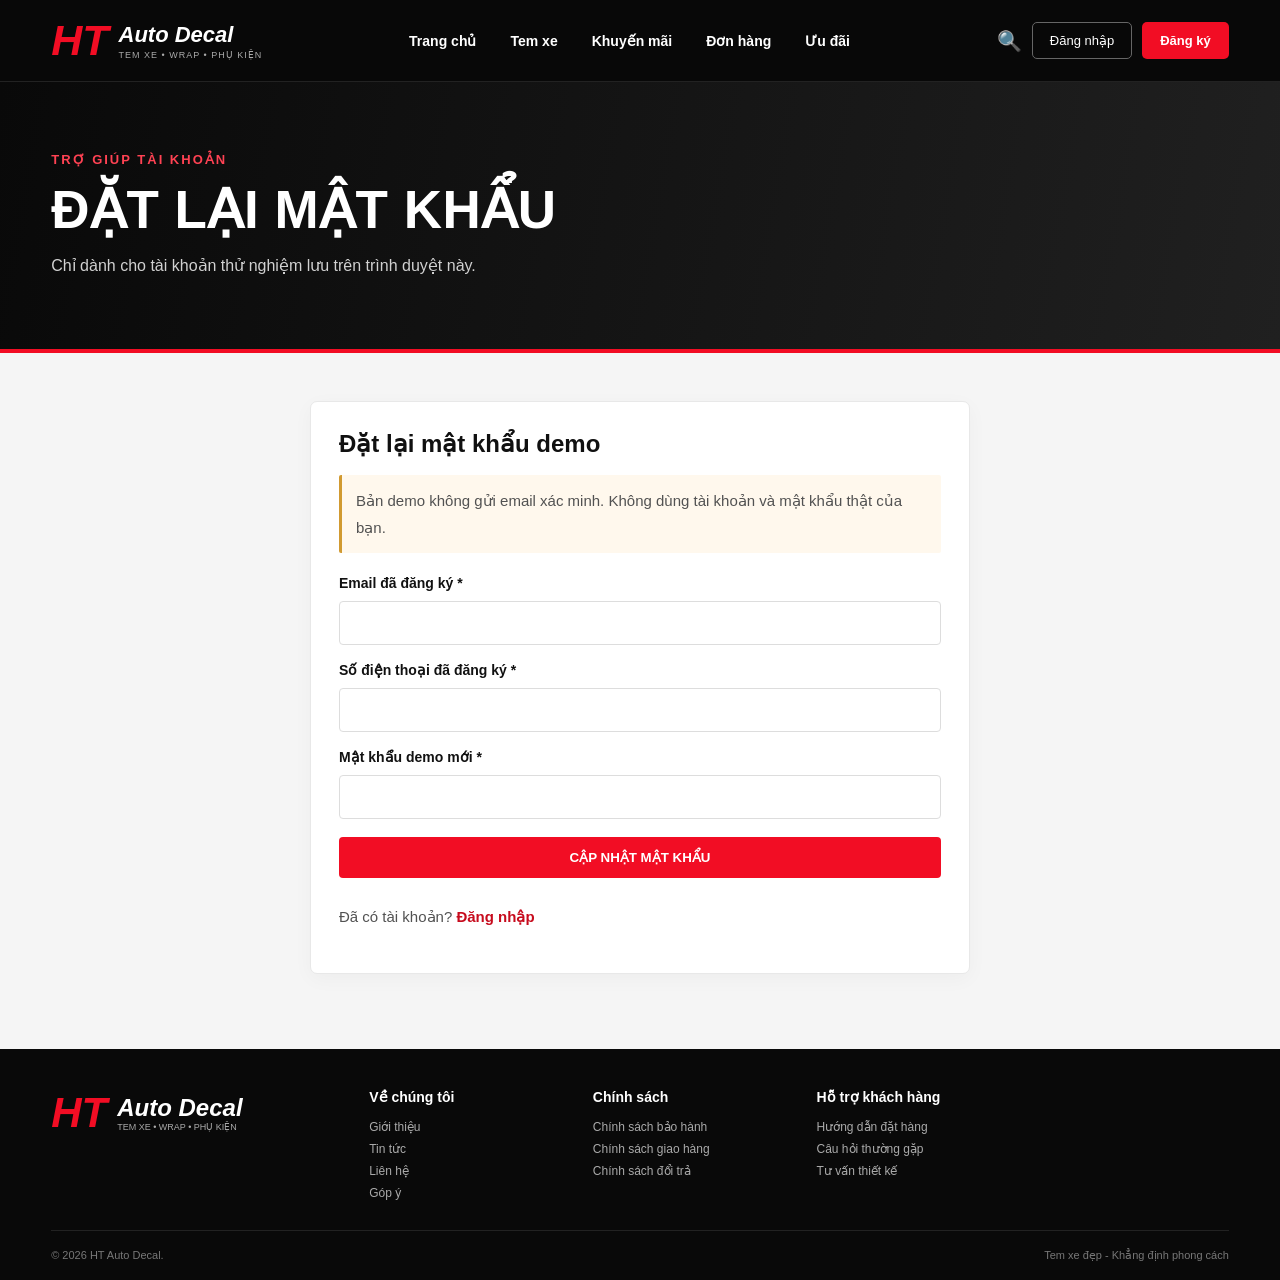
<file: forgot.html>
<!DOCTYPE html>

<html lang="vi"><head><meta charset="utf-8"/><meta content="width=device-width, initial-scale=1" name="viewport"/><title>Khôi phục tài khoản demo - HT Auto Decal</title><meta content="HT Auto Decal - Tem xe máy, ô tô và xe điện" name="description"/><link href="css/style.css" rel="stylesheet"/></head><body>
<header class="header">
<div class="container header-container">
<a class="logo" href="index.html">
<span class="logo-ht">HT</span>
<div class="logo-text">
<h2>Auto Decal</h2>
<p>TEM XE • WRAP • PHỤ KIỆN</p>
</div>
</a>
<nav class="navbar">
<a href="index.html">
                    Trang chủ
                </a>
<a href="products.html">
                    Tem xe
                </a>
<a href="promotions.html">
                    Khuyến mãi
                </a>
<a href="orders.html">
                    Đơn hàng
                </a>
<a href="deals.html">
                    Ưu đãi
                </a>
</nav>
<div class="header-actions">
<button aria-label="Tìm kiếm sản phẩm" class="icon-button" id="searchButton" type="button">
                    🔍
                </button>
<div class="user-area" id="userArea">
<a class="login-btn" href="login.html">
                        Đăng nhập
                    </a>
<a class="register-btn" href="register.html">
                        Đăng ký
                    </a>
</div>
</div>
</div>
</header>
<main><section class="ht-info-hero"><div class="container"><span>TRỢ GIÚP TÀI KHOẢN</span><h1>ĐẶT LẠI MẬT KHẨU</h1><p>Chỉ dành cho tài khoản thử nghiệm lưu trên trình duyệt này.</p></div></section><section class="ht-info-content"><div class="container">
<div class="ht-info-card ht-reset-card"><h2>Đặt lại mật khẩu demo</h2><p class="ht-form-notice">Bản demo không gửi email xác minh. Không dùng tài khoản và mật khẩu thật của bạn.</p><form class="ht-feedback-form" id="forgotForm"><label for="forgotEmail">Email đã đăng ký *</label><input autocomplete="email" id="forgotEmail" required="" type="email"/><label for="forgotPhone">Số điện thoại đã đăng ký *</label><input id="forgotPhone" pattern="[0-9]{9,11}" required="" type="tel"/><label for="forgotPassword">Mật khẩu demo mới *</label><input autocomplete="new-password" id="forgotPassword" minlength="6" required="" type="password"/><button class="ht-primary-button ht-info-button" type="submit">CẬP NHẬT MẬT KHẨU</button><p aria-live="polite" id="forgotStatus" role="status"></p></form><p>Đã có tài khoản? <a href="login.html">Đăng nhập</a></p></div></div></section></main>
<footer class="footer">
<div class="container footer-grid">
<div class="footer-brand">
<div class="footer-logo">
<span>HT</span>
<div>
<h2>Auto Decal</h2>
<p>TEM XE • WRAP • PHỤ KIỆN</p>
</div>
</div>
</div>
<div class="footer-column">
<h3>Về chúng tôi</h3>
<a href="about.html">Giới thiệu</a>
<a href="news.html">Tin tức</a>
<a href="contact.html">Liên hệ</a>
<a href="feedback.html">Góp ý</a></div>
<div class="footer-column">
<h3>Chính sách</h3>
<a href="support.html#warranty">Chính sách bảo hành</a>
<a href="support.html#shipping">Chính sách giao hàng</a>
<a href="support.html#returns">Chính sách đổi trả</a>
</div>
<div class="footer-column">
<h3>Hỗ trợ khách hàng</h3>
<a href="support.html#guide">Hướng dẫn đặt hàng</a>
<a href="support.html#faq">Câu hỏi thường gặp</a>
<a href="contact.html">Tư vấn thiết kế</a>
</div>
</div>
<div class="container footer-bottom">
<p>
                © 2026 HT Auto Decal.
            </p>
<p>
                Tem xe đẹp - Khẳng định phong cách
            </p>
</div>
</footer>
<script src="js/main.js"></script></body></html>
</file>
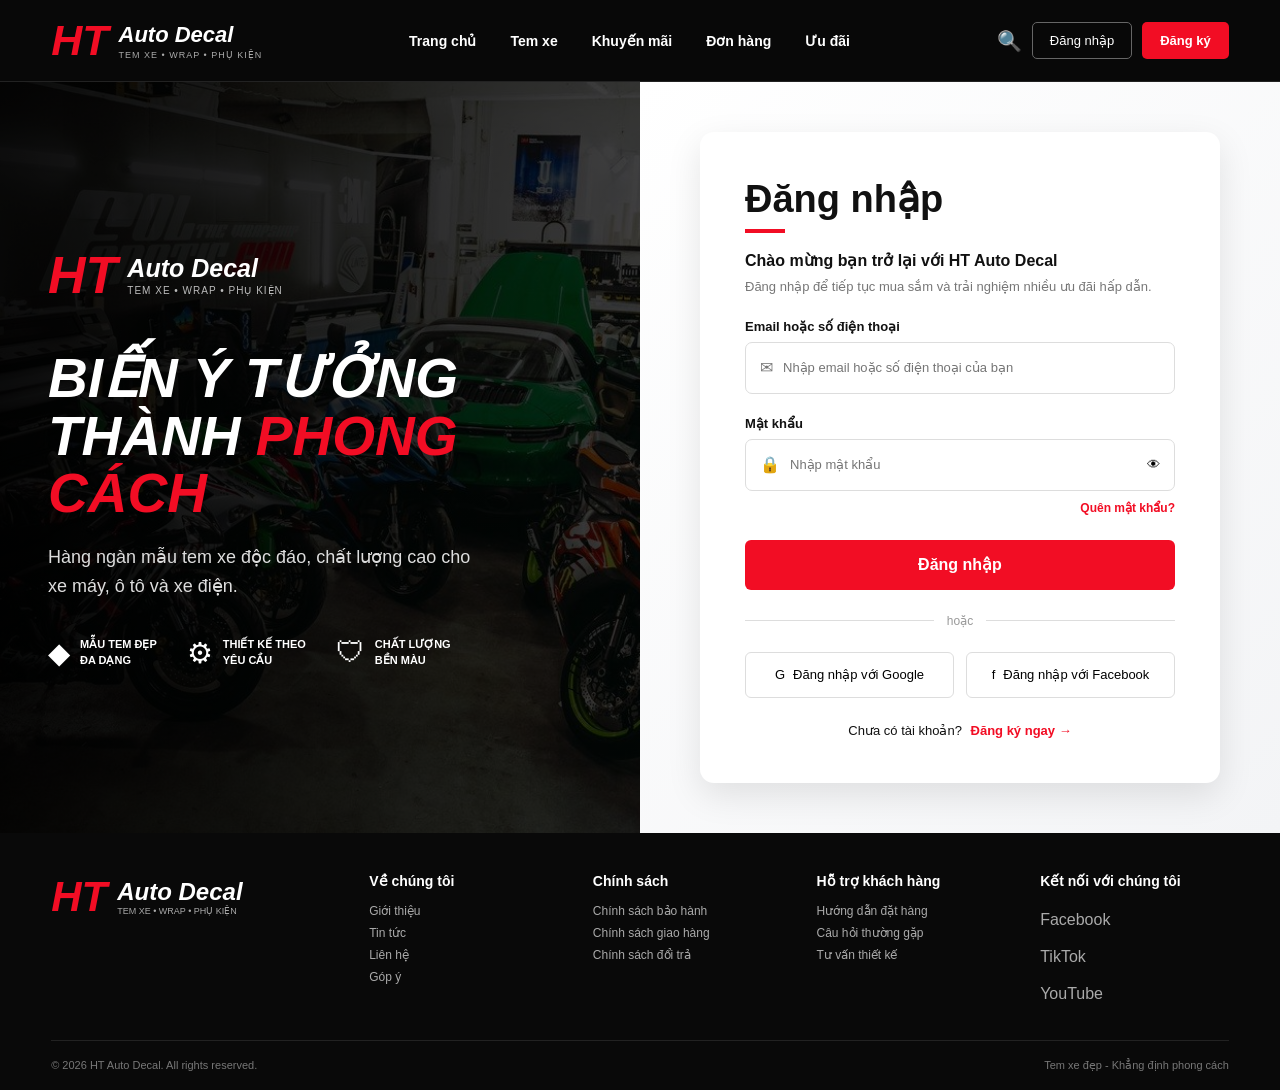
<file: login.html>
<!DOCTYPE html>

<html lang="vi">
<head>
<meta charset="utf-8"/>
<meta content="width=device-width, initial-scale=1.0" name="viewport"/>
<title>Đăng nhập - HT Auto Decal</title>
<link href="css/style.css" rel="stylesheet"/>
</head>
<body>
<!-- HEADER -->
<header class="header">
<div class="container header-container">
<a class="logo" href="index.html">
<span class="logo-ht">
                    HT
                </span>
<div class="logo-text">
<h2>
                        Auto Decal
                    </h2>
<p>
                        TEM XE • WRAP • PHỤ KIỆN
                    </p>
</div>
</a>
<nav class="navbar">
<a href="index.html">
                    Trang chủ
                </a>
<a href="products.html">
                    Tem xe
                </a>
<a href="promotions.html">
                    Khuyến mãi
                </a>
<a href="orders.html">
                    Đơn hàng
                </a>
<a href="deals.html">
                    Ưu đãi
                </a>
</nav>
<div class="header-actions">
<button aria-label="Tìm kiếm sản phẩm" class="icon-button" id="searchButton" type="button">
        🔍
    </button>
<div id="userArea">
<a class="login-btn" href="login.html">
            Đăng nhập
        </a>
<a class="register-btn" href="register.html">
            Đăng ký
        </a>
</div>
</div>
</div></header>
<!-- LOGIN PAGE -->
<section class="auth-page">
<div class="auth-left">
<div class="auth-left-overlay"></div>
<div class="auth-left-content">
<div class="auth-brand">
<span class="auth-logo-ht">
                        HT
                    </span>
<div>
<h2>
                            Auto Decal
                        </h2>
<p>
                            TEM XE • WRAP • PHỤ KIỆN
                        </p>
</div>
</div>
<h1>
                    BIẾN Ý TƯỞNG
                    <br/>
                    THÀNH <span>PHONG CÁCH</span>
</h1>
<p class="auth-description">

                    Hàng ngàn mẫu tem xe độc đáo,
                    chất lượng cao cho xe máy,
                    ô tô và xe điện.

                </p>
<div class="auth-benefits">
<div>
<span>◆</span>
<p>
                            MẪU TEM ĐẸP
                            <br/>
                            ĐA DẠNG
                        </p>
</div>
<div>
<span>⚙</span>
<p>
                            THIẾT KẾ THEO
                            <br/>
                            YÊU CẦU
                        </p>
</div>
<div>
<span>🛡</span>
<p>
                            CHẤT LƯỢNG
                            <br/>
                            BỀN MÀU
                        </p>
</div>
</div>
</div>
</div>
<!-- LOGIN FORM -->
<div class="auth-right">
<div class="auth-card">
<h2>
                    Đăng nhập
                </h2>
<div class="auth-title-line"></div>
<h3>
                    Chào mừng bạn trở lại với HT Auto Decal
                </h3>
<p class="auth-subtitle">

                    Đăng nhập để tiếp tục mua sắm
                    và trải nghiệm nhiều ưu đãi hấp dẫn.

                </p>
<form id="loginForm">
<div class="auth-form-group">
<label for="loginEmail">
                            Email hoặc số điện thoại
                        </label>
<div class="auth-input-wrap">
<span>
                                ✉
                            </span>
<input id="loginEmail" placeholder="Nhập email hoặc số điện thoại của bạn" required="" type="text"/>
</div>
</div>
<div class="auth-form-group">
<label for="loginPassword">
                            Mật khẩu
                        </label>
<div class="auth-input-wrap">
<span>
                                🔒
                            </span>
<input id="loginPassword" placeholder="Nhập mật khẩu" required="" type="password"/>
<button class="password-toggle" data-target="loginPassword" type="button">
                                👁
                            </button>
</div>
</div>
<div class="forgot-row">
<a href="forgot.html">
                            Quên mật khẩu?
                        </a>
</div>
<button class="auth-primary-button" type="submit">
                        Đăng nhập
                    </button>
<div class="auth-divider">
<span></span>
<p>
                            hoặc
                        </p>
<span></span>
</div>
<div class="social-login">
<button type="button">
                            G
                            <span>
                                Đăng nhập với Google
                            </span>
</button>
<button type="button">
                            f
                            <span>
                                Đăng nhập với Facebook
                            </span>
</button>
</div>
<div class="auth-bottom-text">

                        Chưa có tài khoản?

                        <a href="register.html">
                            Đăng ký ngay →
                        </a>
</div>
</form>
</div>
</div>
</section>
<!-- FOOTER -->
<footer class="footer">
<div class="container footer-grid">
<div class="footer-brand">
<div class="footer-logo">
<span>
                        HT
                    </span>
<div>
<h2>
                            Auto Decal
                        </h2>
<p>
                            TEM XE • WRAP • PHỤ KIỆN
                        </p>
</div>
</div>
</div>
<div class="footer-column">
<h3>Về chúng tôi</h3>
<a href="about.html">Giới thiệu</a>
<a href="news.html">Tin tức</a>
<a href="contact.html">Liên hệ</a>
<a href="feedback.html">Góp ý</a></div>
<div class="footer-column">
<h3>Chính sách</h3>
<a href="support.html#warranty">Chính sách bảo hành</a>
<a href="support.html#shipping">Chính sách giao hàng</a>
<a href="support.html#returns">Chính sách đổi trả</a>
</div>
<div class="footer-column">
<h3>Hỗ trợ khách hàng</h3>
<a href="support.html#guide">Hướng dẫn đặt hàng</a>
<a href="support.html#faq">Câu hỏi thường gặp</a>
<a href="contact.html">Tư vấn thiết kế</a>
</div>
<div class="footer-column">
<h3>Kết nối với chúng tôi</h3>
<div class="socials">
<span class="ht-unlinked-social" title="Chưa có trang mạng xã hội chính thức">Facebook</span>
<span class="ht-unlinked-social" title="Chưa có trang mạng xã hội chính thức">TikTok</span>
<span class="ht-unlinked-social" title="Chưa có trang mạng xã hội chính thức">YouTube</span>
</div>
</div>
</div>
<div class="container footer-bottom">
<p>
                © 2026 HT Auto Decal. All rights reserved.
            </p>
<p>
                Tem xe đẹp - Khẳng định phong cách
            </p>
</div>
</footer>
<script src="js/main.js"></script>
</body>
</html>
</file>
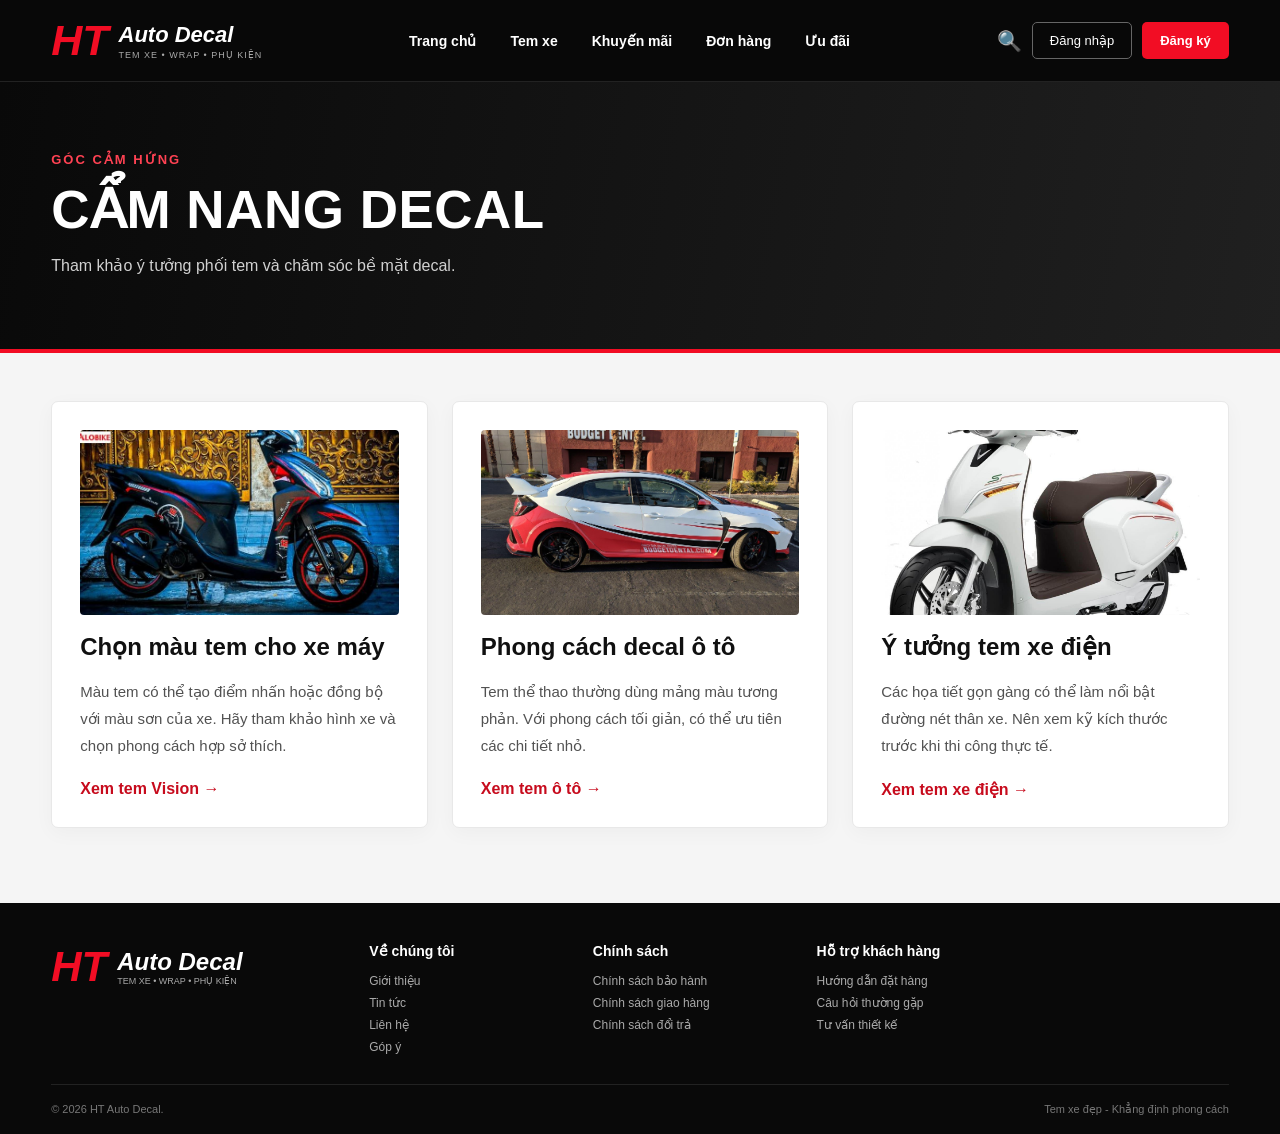
<file: news.html>
<!DOCTYPE html>

<html lang="vi"><head><meta charset="utf-8"/><meta content="width=device-width, initial-scale=1" name="viewport"/><title>Tin tức - HT Auto Decal</title><meta content="HT Auto Decal - Tem xe máy, ô tô và xe điện" name="description"/><link href="css/style.css" rel="stylesheet"/></head><body>
<header class="header">
<div class="container header-container">
<a class="logo" href="index.html">
<span class="logo-ht">HT</span>
<div class="logo-text">
<h2>Auto Decal</h2>
<p>TEM XE • WRAP • PHỤ KIỆN</p>
</div>
</a>
<nav class="navbar">
<a href="index.html">
                    Trang chủ
                </a>
<a href="products.html">
                    Tem xe
                </a>
<a href="promotions.html">
                    Khuyến mãi
                </a>
<a href="orders.html">
                    Đơn hàng
                </a>
<a href="deals.html">
                    Ưu đãi
                </a>
</nav>
<div class="header-actions">
<button aria-label="Tìm kiếm sản phẩm" class="icon-button" id="searchButton" type="button">
                    🔍
                </button>
<div class="user-area" id="userArea">
<a class="login-btn" href="login.html">
                        Đăng nhập
                    </a>
<a class="register-btn" href="register.html">
                        Đăng ký
                    </a>
</div>
</div>
</div>
</header>
<main><section class="ht-info-hero"><div class="container"><span>GÓC CẢM HỨNG</span><h1>CẨM NANG DECAL</h1><p>Tham khảo ý tưởng phối tem và chăm sóc bề mặt decal.</p></div></section><section class="ht-info-content"><div class="container">
<div class="ht-info-three"><article class="ht-info-card ht-news-card"><img alt="Mẫu decal Vision" src="assets/vision.jpg"/><h2>Chọn màu tem cho xe máy</h2><p>Màu tem có thể tạo điểm nhấn hoặc đồng bộ với màu sơn của xe. Hãy tham khảo hình xe và chọn phong cách hợp sở thích.</p><a href="products.html?q=Vision">Xem tem Vision →</a></article><article class="ht-info-card ht-news-card"><img alt="Mẫu decal ô tô" src="assets/oto.jpg"/><h2>Phong cách decal ô tô</h2><p>Tem thể thao thường dùng mảng màu tương phản. Với phong cách tối giản, có thể ưu tiên các chi tiết nhỏ.</p><a href="products.html?q=%C3%94%20T%C3%B4">Xem tem ô tô →</a></article><article class="ht-info-card ht-news-card"><img alt="Mẫu decal xe điện" src="assets/xedien.jpg"/><h2>Ý tưởng tem xe điện</h2><p>Các họa tiết gọn gàng có thể làm nổi bật đường nét thân xe. Nên xem kỹ kích thước trước khi thi công thực tế.</p><a href="products.html?q=Xe%20%C4%90i%E1%BB%87n">Xem tem xe điện →</a></article></div></div></section></main>
<footer class="footer">
<div class="container footer-grid">
<div class="footer-brand">
<div class="footer-logo">
<span>HT</span>
<div>
<h2>Auto Decal</h2>
<p>TEM XE • WRAP • PHỤ KIỆN</p>
</div>
</div>
</div>
<div class="footer-column">
<h3>Về chúng tôi</h3>
<a href="about.html">Giới thiệu</a>
<a href="news.html">Tin tức</a>
<a href="contact.html">Liên hệ</a>
<a href="feedback.html">Góp ý</a></div>
<div class="footer-column">
<h3>Chính sách</h3>
<a href="support.html#warranty">Chính sách bảo hành</a>
<a href="support.html#shipping">Chính sách giao hàng</a>
<a href="support.html#returns">Chính sách đổi trả</a>
</div>
<div class="footer-column">
<h3>Hỗ trợ khách hàng</h3>
<a href="support.html#guide">Hướng dẫn đặt hàng</a>
<a href="support.html#faq">Câu hỏi thường gặp</a>
<a href="contact.html">Tư vấn thiết kế</a>
</div>
</div>
<div class="container footer-bottom">
<p>
                © 2026 HT Auto Decal.
            </p>
<p>
                Tem xe đẹp - Khẳng định phong cách
            </p>
</div>
</footer>
<script src="js/main.js"></script></body></html>
</file>
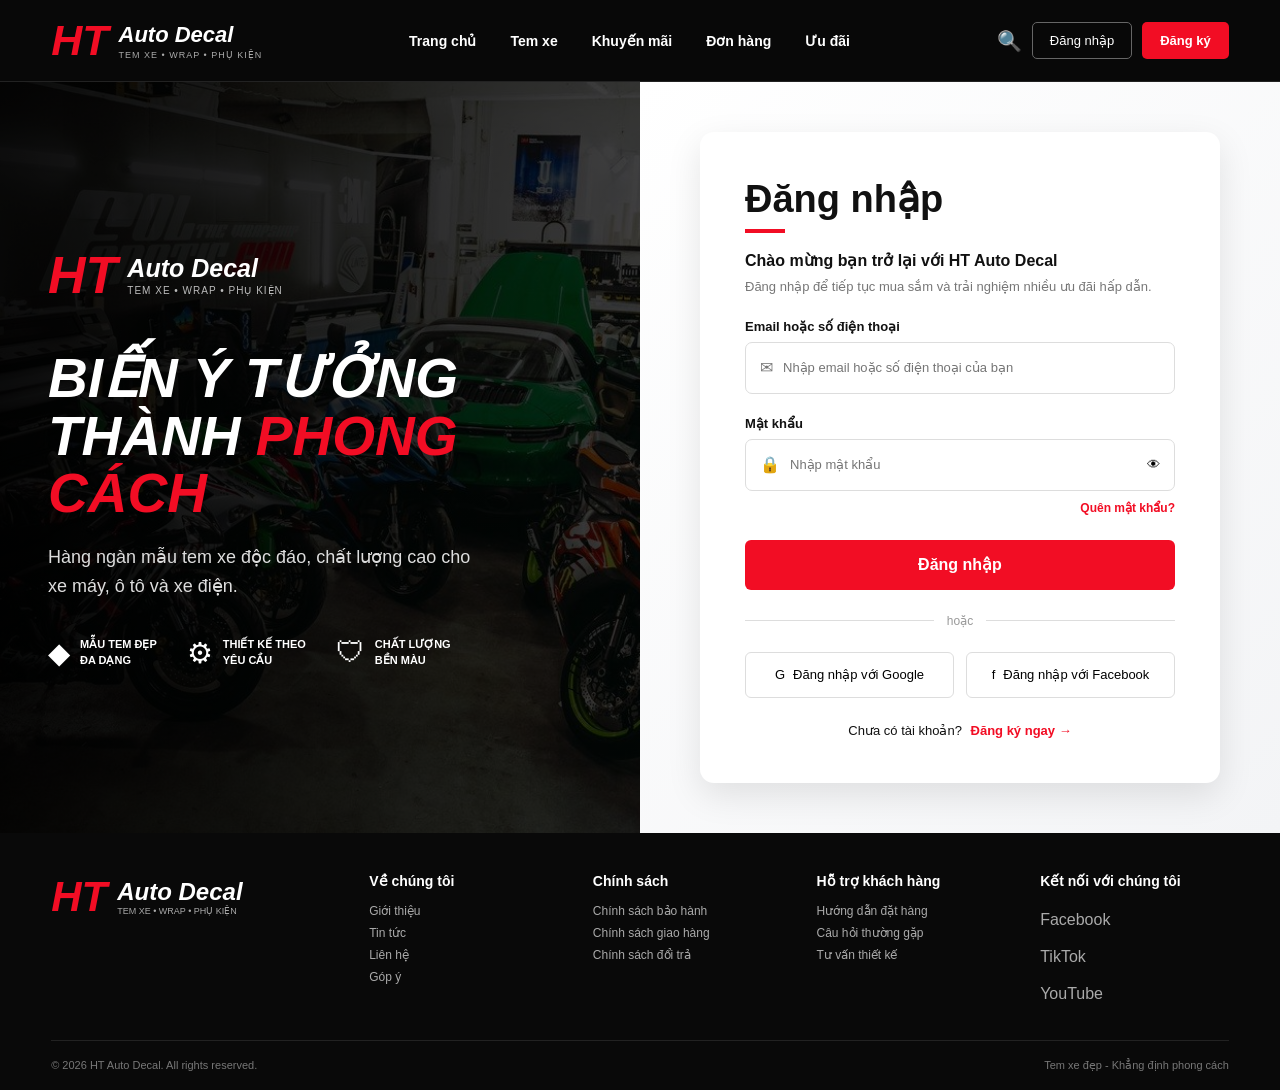
<file: orders.html>
<!DOCTYPE html>

<html lang="vi">
<head>
<meta charset="utf-8"/>
<meta content="width=device-width, initial-scale=1.0" name="viewport"/>
<title>
        Đơn hàng - HT Auto Decal
    </title>
<link href="css/style.css" rel="stylesheet"/>
</head>
<body>
<header class="header">
<div class="container header-container">
<a class="logo" href="index.html">
<span class="logo-ht">
                HT
            </span>
<div class="logo-text">
<h2>Auto Decal</h2>
<p>TEM XE • WRAP • PHỤ KIỆN</p>
</div>
</a>
<nav class="navbar">
<a href="index.html">
                Trang chủ
            </a>
<a href="products.html">
                Tem xe
            </a>
<a href="promotions.html">
                Khuyến mãi
            </a>
<a class="active" href="orders.html">
                Đơn hàng
            </a>
<a href="deals.html">
                Ưu đãi
            </a>
</nav>
<div class="header-actions">
<div class="user-area" id="userArea">
<a class="login-btn" href="login.html">
                    Đăng nhập
                </a>
<a class="register-btn" href="register.html">
                    Đăng ký
                </a>
</div>
</div>
</div>
</header>
<section class="ht-orders-hero">
<div class="container">
<span>
            HT AUTO DECAL
        </span>
<h1>
            ĐƠN HÀNG
        </h1>
<p>
            Theo dõi các đơn hàng của bạn.
        </p>
</div>
</section>
<section class="ht-account-page">
<div class="container ht-account-layout">
<!-- SIDEBAR -->
<aside class="ht-account-sidebar">
<div class="ht-account-user">
<div class="ht-account-avatar">
                    👤
                </div>
<div>
<small>
                        Xin chào,
                    </small>
<h3 id="accountName">
                        Người dùng
                    </h3>
<a href="profile.html">
                        Xem hồ sơ →
                    </a>
</div>
</div>
<nav class="ht-account-menu">
<a class="active" href="orders.html">
                    🛍 Danh sách đơn hàng
                </a>
<a href="profile.html">
                    👤 Tài khoản
                </a>
<a href="profile.html">
                    📄 Hồ sơ
                </a>
<a href="profile.html">📍 Thông tin tài khoản</a>
<a href="products.html">♥ Khám phá sản phẩm</a>
</nav>
</aside>
<!-- CONTENT -->
<main class="ht-orders-content">
<div class="ht-orders-toolbar">
<div>
<h2>
                        Đơn hàng
                    </h2>
<div class="ht-title-line"></div>
</div>
<div class="ht-order-tools">
<input id="orderSearch" placeholder="Tìm theo mã đơn, sản phẩm..." type="text"/>
<select id="orderStatusFilter">
<option value="all">
                            Tất cả trạng thái
                        </option>
<option value="processing">
                            Đang xử lý
                        </option>
<option value="shipping">
                            Đang giao
                        </option>
<option value="completed">
                            Đã hoàn thành
                        </option>
</select>
</div>
</div>
<div class="ht-order-list">
<div id="ordersTableBody">
</div>
</div>
</main>
</div>
</section>
<footer class="footer">
<div class="container footer-bottom">
<p>
            © 2026 HT Auto Decal.
        </p>
<p>
            Tem xe đẹp - Khẳng định phong cách
        </p>
</div>
</footer>
<script src="js/main.js"></script>
</body>
</html>
</file>
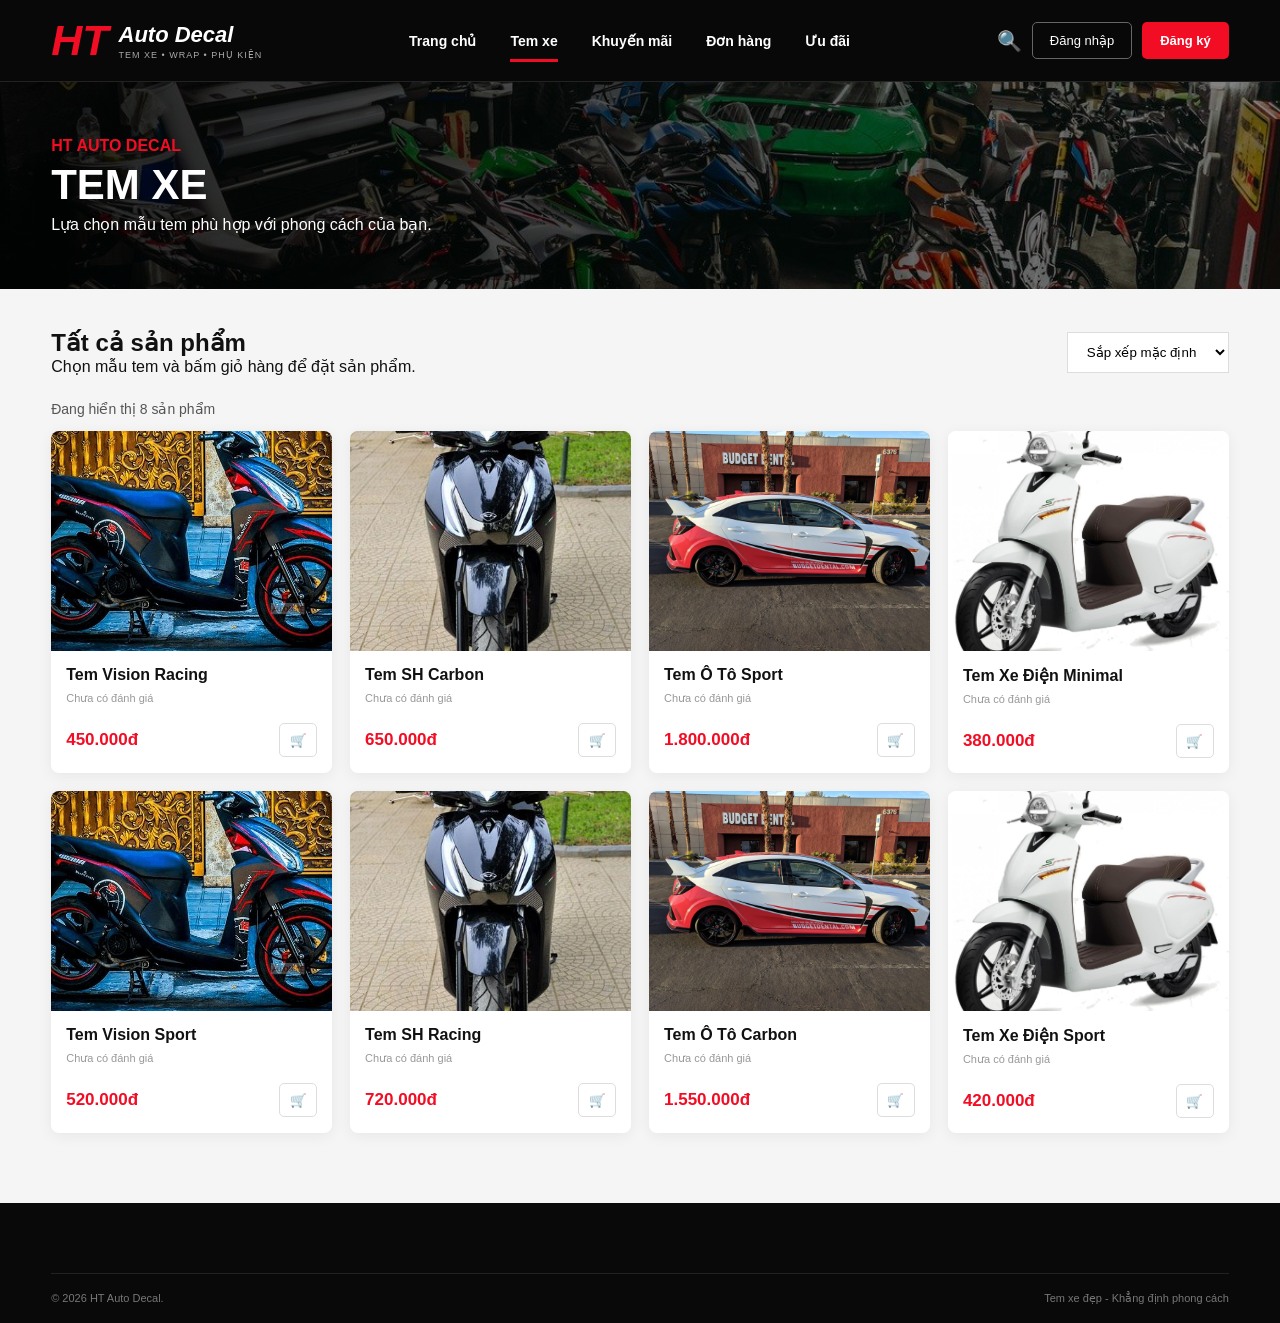
<file: products.html>
<!DOCTYPE html>

<html lang="vi">
<head>
<meta charset="utf-8"/>
<meta content="width=device-width, initial-scale=1.0" name="viewport"/>
<title>Tem xe - HT Auto Decal</title>
<link href="css/style.css" rel="stylesheet"/>
</head>
<body>
<header class="header">
<div class="container header-container">
<a class="logo" href="index.html">
<span class="logo-ht">HT</span>
<div class="logo-text">
<h2>Auto Decal</h2>
<p>TEM XE • WRAP • PHỤ KIỆN</p>
</div>
</a>
<nav class="navbar">
<a href="index.html">
                Trang chủ
            </a>
<a class="active" href="products.html">
                Tem xe
            </a>
<a href="promotions.html">
                Khuyến mãi
            </a>
<a href="orders.html">
                Đơn hàng
            </a>
<a href="deals.html">
                Ưu đãi
            </a>
</nav>
<div class="header-actions">
<button aria-label="Tìm kiếm sản phẩm" class="icon-button" id="searchButton" type="button">
                🔍
            </button>
<div class="user-area" id="userArea">
<a class="login-btn" href="login.html">
                    Đăng nhập
                </a>
<a class="register-btn" href="register.html">
                    Đăng ký
                </a>
</div>
</div>
</div>
</header>
<section class="ht-products-hero">
<div class="container">
<span>
            HT AUTO DECAL
        </span>
<h1>
            TEM XE
        </h1>
<p>
            Lựa chọn mẫu tem phù hợp với phong cách của bạn.
        </p>
</div>
</section>
<section class="ht-shop-section">
<div class="container">
<div class="ht-shop-heading">
<div>
<h2>
                    Tất cả sản phẩm
                </h2>
<p>
                    Chọn mẫu tem và bấm giỏ hàng để đặt sản phẩm.
                </p>
</div>
<select id="sortProducts">
<option value="default">
                    Sắp xếp mặc định
                </option>
<option value="low-high">
                    Giá thấp đến cao
                </option>
<option value="high-low">
                    Giá cao đến thấp
                </option>
</select>
</div>
<div class="ht-product-grid" id="productGrid">
<article class="ht-product-card shop-product-card" data-price="450000">
<div class="ht-product-image">
<img alt="Tem Vision Racing" src="assets/vision.jpg"/>
</div>
<div class="ht-product-info">
<h3>
                        Tem Vision Racing
                    </h3>
<p class="ht-no-review">
                        Chưa có đánh giá
                    </p>
<div class="ht-product-bottom">
<strong>
                            450.000đ
                        </strong>
<button class="cart-button" data-image="assets/vision.jpg" data-price="450000" data-product="Tem Vision Racing" type="button">
                            🛒
                        </button>
</div>
</div>
</article>
<article class="ht-product-card shop-product-card" data-price="650000">
<div class="ht-product-image">
<img alt="Tem SH Carbon" src="assets/sh.jpg"/>
</div>
<div class="ht-product-info">
<h3>
                        Tem SH Carbon
                    </h3>
<p class="ht-no-review">
                        Chưa có đánh giá
                    </p>
<div class="ht-product-bottom">
<strong>
                            650.000đ
                        </strong>
<button class="cart-button" data-image="assets/sh.jpg" data-price="650000" data-product="Tem SH Carbon" type="button">
                            🛒
                        </button>
</div>
</div>
</article>
<article class="ht-product-card shop-product-card" data-price="1800000">
<div class="ht-product-image">
<img alt="Tem Ô Tô Sport" src="assets/oto.jpg"/>
</div>
<div class="ht-product-info">
<h3>
                        Tem Ô Tô Sport
                    </h3>
<p class="ht-no-review">
                        Chưa có đánh giá
                    </p>
<div class="ht-product-bottom">
<strong>
                            1.800.000đ
                        </strong>
<button class="cart-button" data-image="assets/oto.jpg" data-price="1800000" data-product="Tem Ô Tô Sport" type="button">
                            🛒
                        </button>
</div>
</div>
</article>
<article class="ht-product-card shop-product-card" data-price="380000">
<div class="ht-product-image">
<img alt="Tem Xe Điện Minimal" src="assets/xedien.jpg"/>
</div>
<div class="ht-product-info">
<h3>
                        Tem Xe Điện Minimal
                    </h3>
<p class="ht-no-review">
                        Chưa có đánh giá
                    </p>
<div class="ht-product-bottom">
<strong>
                            380.000đ
                        </strong>
<button class="cart-button" data-image="assets/xedien.jpg" data-price="380000" data-product="Tem Xe Điện Minimal" type="button">
                            🛒
                        </button>
</div>
</div>
</article>
<article class="ht-product-card shop-product-card" data-price="520000">
<div class="ht-product-image">
<img alt="Tem Vision Sport" src="assets/vision.jpg"/>
</div>
<div class="ht-product-info">
<h3>
                        Tem Vision Sport
                    </h3>
<p class="ht-no-review">
                        Chưa có đánh giá
                    </p>
<div class="ht-product-bottom">
<strong>
                            520.000đ
                        </strong>
<button class="cart-button" data-image="assets/vision.jpg" data-price="520000" data-product="Tem Vision Sport" type="button">
                            🛒
                        </button>
</div>
</div>
</article>
<article class="ht-product-card shop-product-card" data-price="720000">
<div class="ht-product-image">
<img alt="Tem SH Racing" src="assets/sh.jpg"/>
</div>
<div class="ht-product-info">
<h3>
                        Tem SH Racing
                    </h3>
<p class="ht-no-review">
                        Chưa có đánh giá
                    </p>
<div class="ht-product-bottom">
<strong>
                            720.000đ
                        </strong>
<button class="cart-button" data-image="assets/sh.jpg" data-price="720000" data-product="Tem SH Racing" type="button">
                            🛒
                        </button>
</div>
</div>
</article>
<article class="ht-product-card shop-product-card" data-price="1550000">
<div class="ht-product-image">
<img alt="Tem Ô Tô Carbon" src="assets/oto.jpg"/>
</div>
<div class="ht-product-info">
<h3>
                        Tem Ô Tô Carbon
                    </h3>
<p class="ht-no-review">
                        Chưa có đánh giá
                    </p>
<div class="ht-product-bottom">
<strong>
                            1.550.000đ
                        </strong>
<button class="cart-button" data-image="assets/oto.jpg" data-price="1550000" data-product="Tem Ô Tô Carbon" type="button">
                            🛒
                        </button>
</div>
</div>
</article>
<article class="ht-product-card shop-product-card" data-price="420000">
<div class="ht-product-image">
<img alt="Tem Xe Điện Sport" src="assets/xedien.jpg"/>
</div>
<div class="ht-product-info">
<h3>
                        Tem Xe Điện Sport
                    </h3>
<p class="ht-no-review">
                        Chưa có đánh giá
                    </p>
<div class="ht-product-bottom">
<strong>
                            420.000đ
                        </strong>
<button class="cart-button" data-image="assets/xedien.jpg" data-price="420000" data-product="Tem Xe Điện Sport" type="button">
                            🛒
                        </button>
</div>
</div>
</article>
</div>
</div>
</section>
<footer class="footer">
<div class="container footer-bottom">
<p>
            © 2026 HT Auto Decal.
        </p>
<p>
            Tem xe đẹp - Khẳng định phong cách
        </p>
</div>
</footer>
<script src="js/main.js"></script>
</body>
</html>
</file>
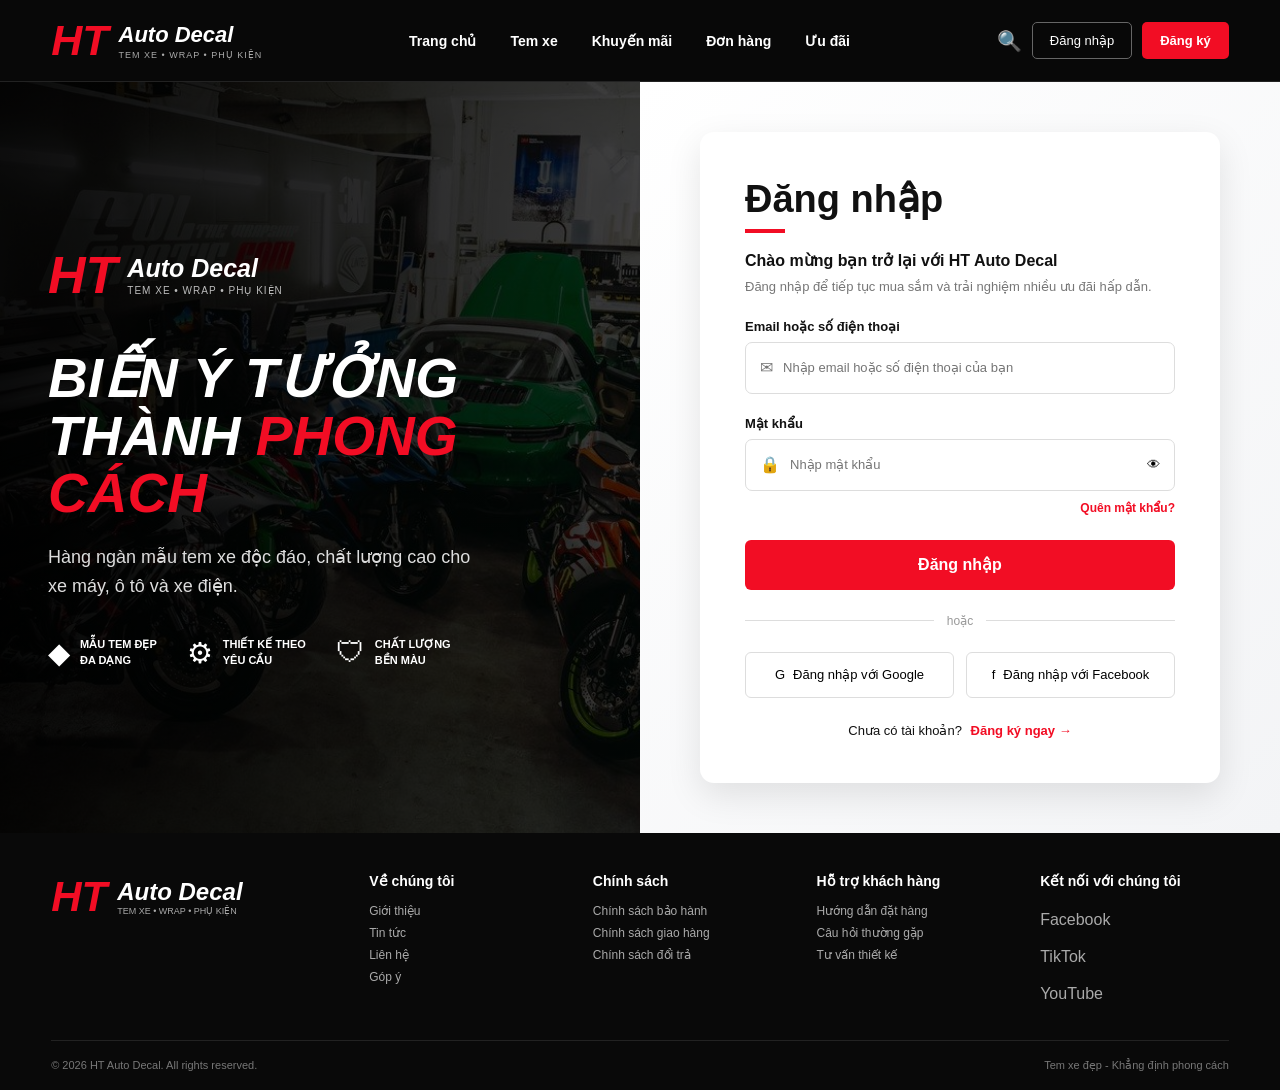
<file: profile.html>
<!DOCTYPE html>

<html lang="vi">
<head>
<meta charset="utf-8"/>
<meta content="width=device-width, initial-scale=1.0" name="viewport"/>
<title>
        Hồ sơ - HT Auto Decal
    </title>
<link href="css/style.css" rel="stylesheet"/>
</head>
<body>
<header class="header">
<div class="container header-container">
<a class="logo" href="index.html">
<span class="logo-ht">
                HT
            </span>
<div class="logo-text">
<h2>Auto Decal</h2>
<p>TEM XE • WRAP • PHỤ KIỆN</p>
</div>
</a>
<nav class="navbar">
<a href="index.html">
                Trang chủ
            </a>
<a href="products.html">
                Tem xe
            </a>
<a href="promotions.html">
                Khuyến mãi
            </a>
<a href="orders.html">
                Đơn hàng
            </a>
<a href="deals.html">
                Ưu đãi
            </a>
</nav>
<div class="header-actions">
<div class="user-area" id="userArea">
<a class="login-btn" href="login.html">
                    Đăng nhập
                </a>
<a class="register-btn" href="register.html">
                    Đăng ký
                </a>
</div>
</div>
</div>
</header>
<section class="ht-profile-page">
<div class="container ht-account-layout">
<aside class="ht-account-sidebar">
<div class="ht-account-user">
<div class="ht-account-avatar">
                    👤
                </div>
<div>
<small>
                        Xin chào,
                    </small>
<h3 id="accountName">
                        Người dùng
                    </h3>
</div>
</div>
<nav class="ht-account-menu">
<a href="orders.html">
                    🛍 Danh sách đơn hàng
                </a>
<a class="active" href="profile.html">
                    👤 Tài khoản
                </a>
<a class="active" href="profile.html">
                    📄 Hồ sơ
                </a>
</nav>
</aside>
<main class="ht-profile-content">
<div>
<h1>
                    Hồ sơ của tôi
                </h1>
<p>
                    Quản lý thông tin tài khoản của bạn.
                </p>
</div>
<form id="profileForm">
<div class="ht-profile-avatar">
                    👤
                </div>
<div class="ht-profile-group">
<label>
                        Họ và tên
                    </label>
<input id="profileName" required="" type="text"/>
</div>
<div class="ht-profile-group">
<label>
                        Email
                    </label>
<input id="profileEmail" required="" type="email"/>
</div>
<div class="ht-profile-group">
<label>
                        Số điện thoại
                    </label>
<input id="profilePhone" required="" type="tel"/>
</div>
<button class="ht-profile-save" type="submit">
                    LƯU THAY ĐỔI
                </button>
</form>
</main>
</div>
</section>
<script src="js/main.js"></script>
</body>
</html>
</file>
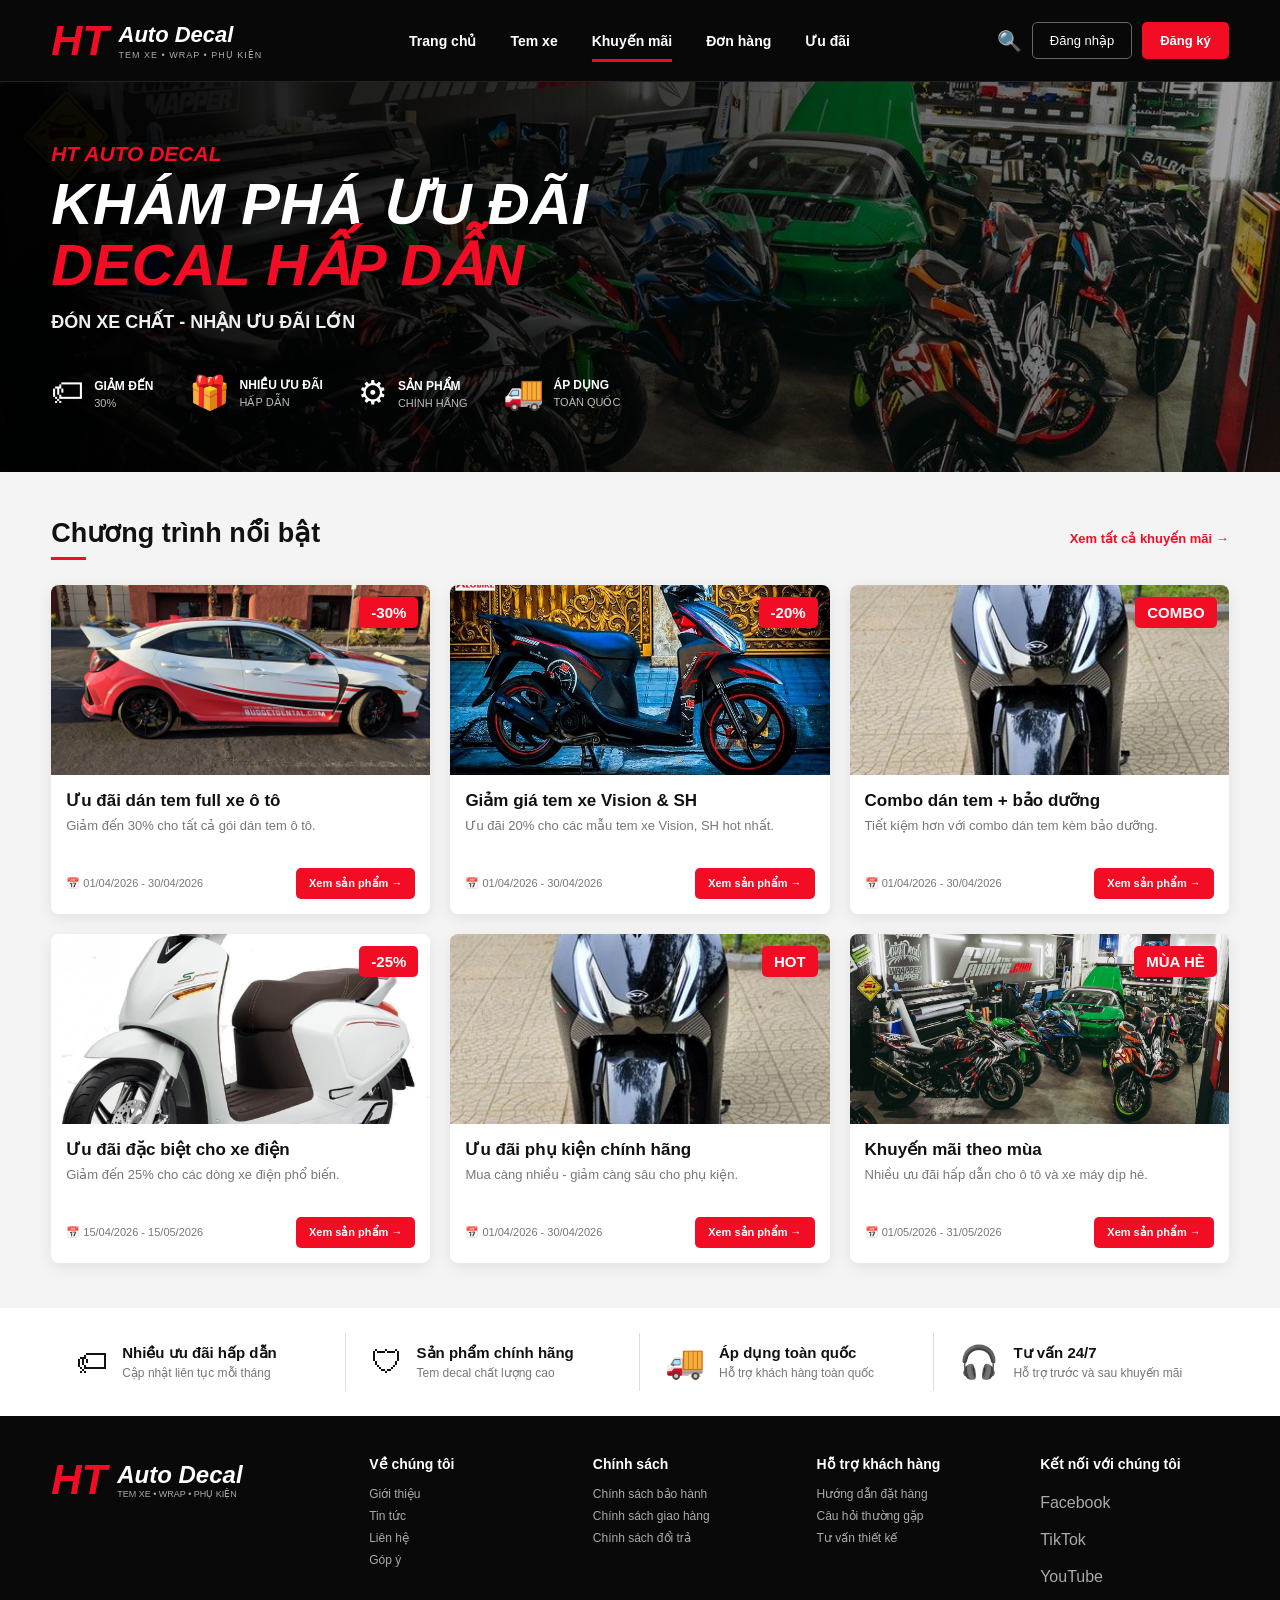
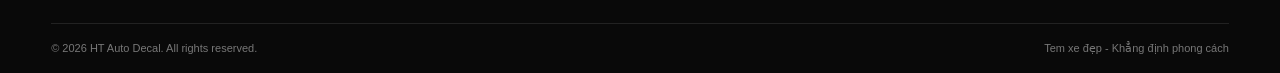
<file: promotions.html>
<!DOCTYPE html>

<html lang="vi">
<head>
<meta charset="utf-8"/>
<meta content="width=device-width, initial-scale=1.0" name="viewport"/>
<title>Khuyến mãi - HT Auto Decal</title>
<link href="css/style.css" rel="stylesheet"/>
</head>
<body>
<!-- HEADER -->
<header class="header">
<div class="container header-container">
<a class="logo" href="index.html">
<span class="logo-ht">
                    HT
                </span>
<div class="logo-text">
<h2>
                        Auto Decal
                    </h2>
<p>
                        TEM XE • WRAP • PHỤ KIỆN
                    </p>
</div>
</a>
<nav class="navbar">
<a href="index.html">
                    Trang chủ
                </a>
<a href="products.html">
                    Tem xe
                </a>
<a class="active" href="promotions.html">
                    Khuyến mãi
                </a>
<a href="orders.html">Đơn hàng</a>
<a href="deals.html">Ưu đãi</a>
</nav>
<div class="header-actions">
<button aria-label="Tìm kiếm sản phẩm" class="icon-button" id="searchButton" type="button">
        🔍
    </button>
<div id="userArea">
<a class="login-btn" href="login.html">
            Đăng nhập
        </a>
<a class="register-btn" href="register.html">
            Đăng ký
        </a>
</div>
</div>
</div></header>
<!-- HERO PROMOTION -->
<section class="promotion-hero">
<div class="container promotion-hero-content">
<span class="hero-brand">
                HT AUTO DECAL
            </span>
<h1>
                KHÁM PHÁ ƯU ĐÃI
                <br/>
<span>DECAL HẤP DẪN</span>
</h1>
<p>
                ĐÓN XE CHẤT - NHẬN ƯU ĐÃI LỚN
            </p>
<div class="hero-features">
<div class="feature">
<div class="feature-icon">🏷</div>
<div>
<strong>GIẢM ĐẾN</strong>
<p>30%</p>
</div>
</div>
<div class="feature">
<div class="feature-icon">🎁</div>
<div>
<strong>NHIỀU ƯU ĐÃI</strong>
<p>HẤP DẪN</p>
</div>
</div>
<div class="feature">
<div class="feature-icon">⚙</div>
<div>
<strong>SẢN PHẨM</strong>
<p>CHÍNH HÃNG</p>
</div>
</div>
<div class="feature">
<div class="feature-icon">🚚</div>
<div>
<strong>ÁP DỤNG</strong>
<p>TOÀN QUỐC</p>
</div>
</div>
</div>
</div>
</section>
<!-- PROMOTION LIST -->
<section class="promotion-list-section">
<div class="container">
<div class="section-heading">
<div>
<h2>
                        Chương trình nổi bật
                    </h2>
<div class="heading-line"></div>
</div>
<a href="promotions.html">
                    Xem tất cả khuyến mãi →
                </a>
</div>
<div class="promotion-grid">
<!-- PROMOTION 1 -->
<article class="promotion-card">
<div class="promotion-card-image">
<img alt="Ưu đãi dán tem full xe ô tô" src="assets/oto.jpg"/>
<span class="promotion-discount">
                            -30%
                        </span>
</div>
<div class="promotion-card-body">
<h3>
                            Ưu đãi dán tem full xe ô tô
                        </h3>
<p>
                            Giảm đến 30% cho tất cả gói dán tem ô tô.
                        </p>
<div class="promotion-card-bottom">
<span>
                                📅 01/04/2026 - 30/04/2026
                            </span>
<button data-search-promotion="true" type="button">Xem sản phẩm →</button>
</div>
</div>
</article>
<!-- PROMOTION 2 -->
<article class="promotion-card">
<div class="promotion-card-image">
<img alt="Giảm giá tem Vision và SH" src="assets/vision.jpg"/>
<span class="promotion-discount">
                            -20%
                        </span>
</div>
<div class="promotion-card-body">
<h3>
                            Giảm giá tem xe Vision &amp; SH
                        </h3>
<p>
                            Ưu đãi 20% cho các mẫu tem xe Vision, SH hot nhất.
                        </p>
<div class="promotion-card-bottom">
<span>
                                📅 01/04/2026 - 30/04/2026
                            </span>
<button data-search-promotion="true" type="button">Xem sản phẩm →</button>
</div>
</div>
</article>
<!-- PROMOTION 3 -->
<article class="promotion-card">
<div class="promotion-card-image">
<img alt="Combo dán tem và bảo dưỡng" src="assets/sh.jpg"/>
<span class="promotion-discount">
                            COMBO
                        </span>
</div>
<div class="promotion-card-body">
<h3>
                            Combo dán tem + bảo dưỡng
                        </h3>
<p>
                            Tiết kiệm hơn với combo dán tem kèm bảo dưỡng.
                        </p>
<div class="promotion-card-bottom">
<span>
                                📅 01/04/2026 - 30/04/2026
                            </span>
<button data-search-promotion="true" type="button">Xem sản phẩm →</button>
</div>
</div>
</article>
<!-- PROMOTION 4 -->
<article class="promotion-card">
<div class="promotion-card-image">
<img alt="Ưu đãi xe điện" src="assets/xedien.jpg"/>
<span class="promotion-discount">
                            -25%
                        </span>
</div>
<div class="promotion-card-body">
<h3>
                            Ưu đãi đặc biệt cho xe điện
                        </h3>
<p>
                            Giảm đến 25% cho các dòng xe điện phổ biến.
                        </p>
<div class="promotion-card-bottom">
<span>
                                📅 15/04/2026 - 15/05/2026
                            </span>
<button data-search-promotion="true" type="button">Xem sản phẩm →</button>
</div>
</div>
</article>
<!-- PROMOTION 5 -->
<article class="promotion-card">
<div class="promotion-card-image">
<img alt="Ưu đãi phụ kiện chính hãng" src="assets/sh.jpg"/>
<span class="promotion-discount">
                            HOT
                        </span>
</div>
<div class="promotion-card-body">
<h3>
                            Ưu đãi phụ kiện chính hãng
                        </h3>
<p>
                            Mua càng nhiều - giảm càng sâu cho phụ kiện.
                        </p>
<div class="promotion-card-bottom">
<span>
                                📅 01/04/2026 - 30/04/2026
                            </span>
<button data-search-promotion="true" type="button">Xem sản phẩm →</button>
</div>
</div>
</article>
<!-- PROMOTION 6 -->
<article class="promotion-card">
<div class="promotion-card-image">
<img alt="Khuyến mãi theo mùa" src="assets/hero.jpg"/>
<span class="promotion-discount">
                            MÙA HÈ
                        </span>
</div>
<div class="promotion-card-body">
<h3>
                            Khuyến mãi theo mùa
                        </h3>
<p>
                            Nhiều ưu đãi hấp dẫn cho ô tô và xe máy dịp hè.
                        </p>
<div class="promotion-card-bottom">
<span>
                                📅 01/05/2026 - 31/05/2026
                            </span>
<button data-search-promotion="true" type="button">Xem sản phẩm →</button>
</div>
</div>
</article>
</div>
</div>
</section>
<!-- SERVICE -->
<section class="service-section">
<div class="container service-grid">
<div class="service-item">
<div class="service-icon">
                    🏷
                </div>
<div>
<h3>Nhiều ưu đãi hấp dẫn</h3>
<p>Cập nhật liên tục mỗi tháng</p>
</div>
</div>
<div class="service-item">
<div class="service-icon">
                    🛡
                </div>
<div>
<h3>Sản phẩm chính hãng</h3>
<p>Tem decal chất lượng cao</p>
</div>
</div>
<div class="service-item">
<div class="service-icon">
                    🚚
                </div>
<div>
<h3>Áp dụng toàn quốc</h3>
<p>Hỗ trợ khách hàng toàn quốc</p>
</div>
</div>
<div class="service-item">
<div class="service-icon">
                    🎧
                </div>
<div>
<h3>Tư vấn 24/7</h3>
<p>Hỗ trợ trước và sau khuyến mãi</p>
</div>
</div>
</div>
</section>
<!-- FOOTER -->
<footer class="footer">
<div class="container footer-grid">
<div class="footer-brand">
<div class="footer-logo">
<span>
                        HT
                    </span>
<div>
<h2>
                            Auto Decal
                        </h2>
<p>
                            TEM XE • WRAP • PHỤ KIỆN
                        </p>
</div>
</div>
</div>
<div class="footer-column">
<h3>
                    Về chúng tôi
                </h3>
<a href="about.html">
                    Giới thiệu
                </a>
<a href="news.html">
                    Tin tức
                </a>
<a href="contact.html">
                    Liên hệ
                </a>
<a href="feedback.html">Góp ý</a></div>
<div class="footer-column">
<h3>
                    Chính sách
                </h3>
<a href="support.html#warranty">
                    Chính sách bảo hành
                </a>
<a href="support.html#shipping">
                    Chính sách giao hàng
                </a>
<a href="support.html#returns">
                    Chính sách đổi trả
                </a>
</div>
<div class="footer-column">
<h3>
                    Hỗ trợ khách hàng
                </h3>
<a href="support.html#guide">
                    Hướng dẫn đặt hàng
                </a>
<a href="support.html#faq">
                    Câu hỏi thường gặp
                </a>
<a href="contact.html">
                    Tư vấn thiết kế
                </a>
</div>
<div class="footer-column">
<h3>
                    Kết nối với chúng tôi
                </h3>
<div class="socials">
<span class="ht-unlinked-social" title="Chưa có trang mạng xã hội chính thức">
                        Facebook
                    </span>
<span class="ht-unlinked-social" title="Chưa có trang mạng xã hội chính thức">
                        TikTok
                    </span>
<span class="ht-unlinked-social" title="Chưa có trang mạng xã hội chính thức">
                        YouTube
                    </span>
</div>
</div>
</div>
<div class="container footer-bottom">
<p>
                © 2026 HT Auto Decal.
                All rights reserved.
            </p>
<p>
                Tem xe đẹp -
                Khẳng định phong cách
            </p>
</div>
</footer>
<script src="js/main.js"></script>
</body>
</html>
</file>
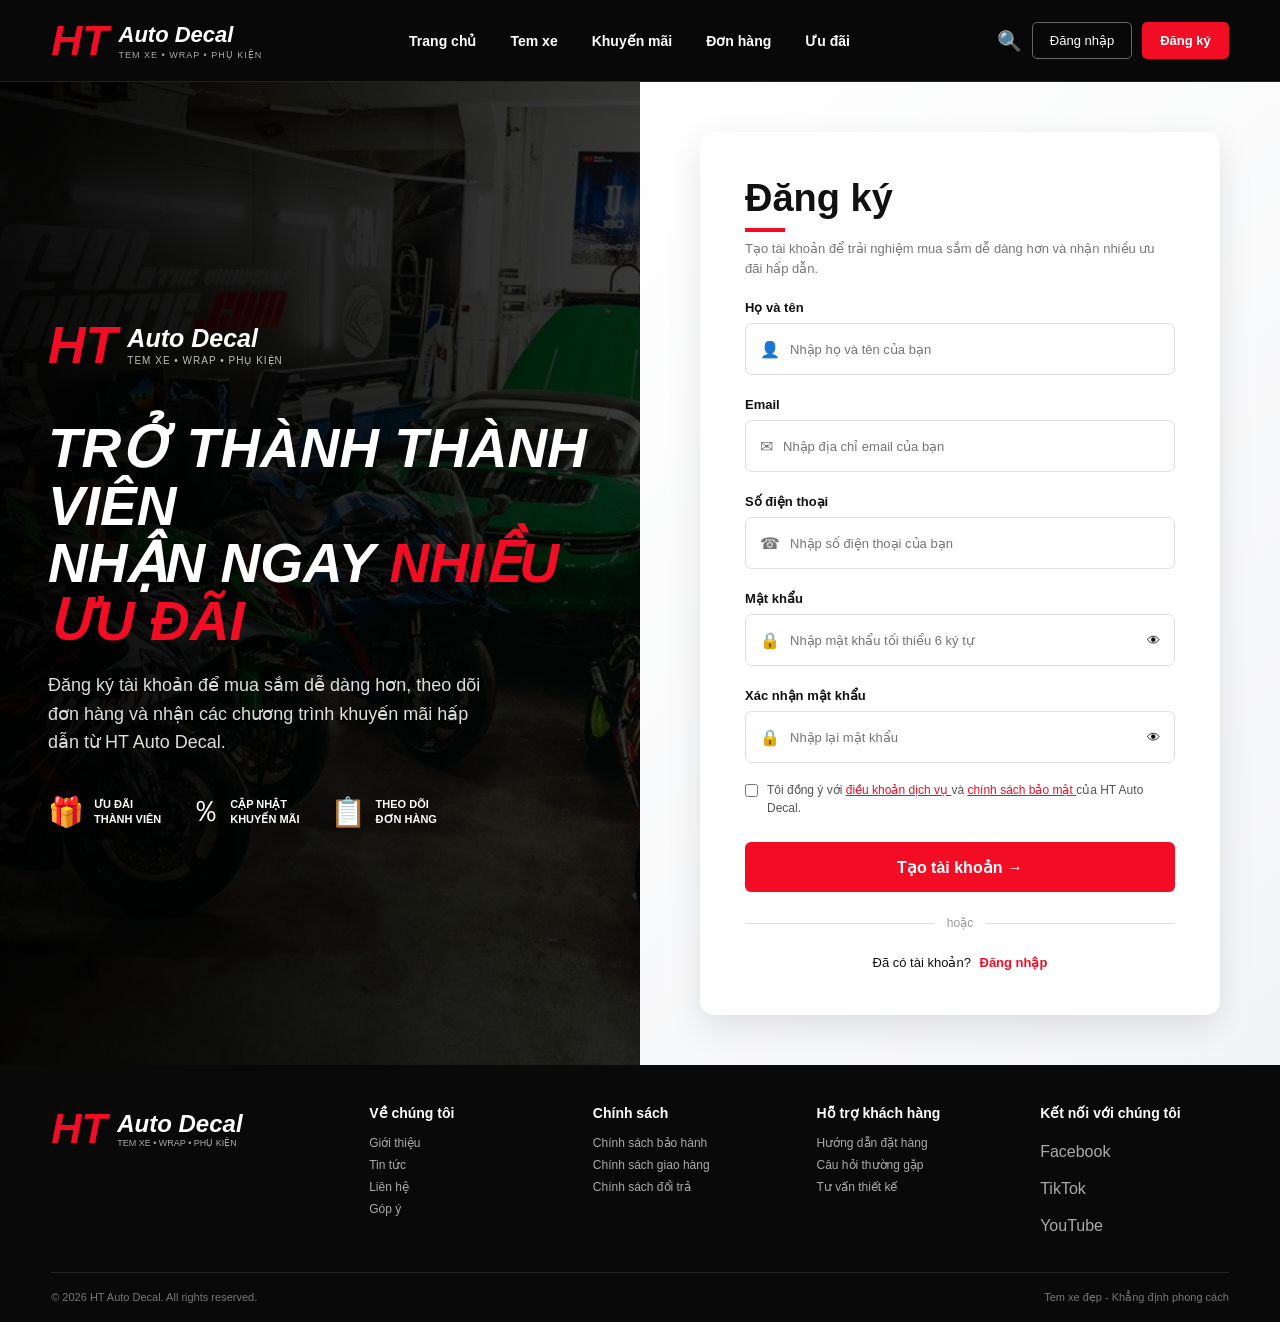
<file: register.html>
<!DOCTYPE html>

<html lang="vi">
<head>
<meta charset="utf-8"/>
<meta content="width=device-width, initial-scale=1.0" name="viewport"/>
<title>Đăng ký - HT Auto Decal</title>
<link href="css/style.css" rel="stylesheet"/>
</head>
<body>
<!-- HEADER -->
<header class="header">
<div class="container header-container">
<a class="logo" href="index.html">
<span class="logo-ht">
                    HT
                </span>
<div class="logo-text">
<h2>Auto Decal</h2>
<p>TEM XE • WRAP • PHỤ KIỆN</p>
</div>
</a>
<nav class="navbar">
<a href="index.html">
                    Trang chủ
                </a>
<a href="products.html">
                    Tem xe
                </a>
<a href="promotions.html">
                    Khuyến mãi
                </a>
<a href="orders.html">
                    Đơn hàng
                </a>
<a href="deals.html">
                    Ưu đãi
                </a>
</nav>
<div class="header-actions">
<button aria-label="Tìm kiếm sản phẩm" class="icon-button" id="searchButton" type="button">
        🔍
    </button>
<div id="userArea">
<a class="login-btn" href="login.html">
            Đăng nhập
        </a>
<a class="register-btn" href="register.html">
            Đăng ký
        </a>
</div>
</div>
</div></header>
<!-- REGISTER PAGE -->
<section class="auth-page">
<!-- LEFT SIDE -->
<div class="auth-left">
<div class="auth-left-overlay"></div>
<div class="auth-left-content">
<div class="auth-brand">
<span class="auth-logo-ht">
                        HT
                    </span>
<div>
<h2>Auto Decal</h2>
<p>TEM XE • WRAP • PHỤ KIỆN</p>
</div>
</div>
<h1>
                    TRỞ THÀNH THÀNH VIÊN
                    <br/>
                    NHẬN NGAY
                    <span>NHIỀU ƯU ĐÃI</span>
</h1>
<p class="auth-description">
                    Đăng ký tài khoản để mua sắm dễ dàng hơn,
                    theo dõi đơn hàng và nhận các chương trình
                    khuyến mãi hấp dẫn từ HT Auto Decal.
                </p>
<div class="auth-benefits">
<div>
<span>🎁</span>
<p>
                            ƯU ĐÃI
                            <br/>
                            THÀNH VIÊN
                        </p>
</div>
<div>
<span>％</span>
<p>
                            CẬP NHẬT
                            <br/>
                            KHUYẾN MÃI
                        </p>
</div>
<div>
<span>📋</span>
<p>
                            THEO DÕI
                            <br/>
                            ĐƠN HÀNG
                        </p>
</div>
</div>
</div>
</div>
<!-- REGISTER FORM -->
<div class="auth-right">
<div class="auth-card">
<h2>
                    Đăng ký
                </h2>
<div class="auth-title-line"></div>
<p class="auth-subtitle">
                    Tạo tài khoản để trải nghiệm mua sắm dễ dàng hơn
                    và nhận nhiều ưu đãi hấp dẫn.
                </p>
<form id="registerForm">
<!-- FULL NAME -->
<div class="auth-form-group">
<label for="registerName">
                            Họ và tên
                        </label>
<div class="auth-input-wrap">
<span>👤</span>
<input id="registerName" placeholder="Nhập họ và tên của bạn" required="" type="text"/>
</div>
</div>
<!-- EMAIL -->
<div class="auth-form-group">
<label for="registerEmail">
                            Email
                        </label>
<div class="auth-input-wrap">
<span>✉</span>
<input id="registerEmail" placeholder="Nhập địa chỉ email của bạn" required="" type="email"/>
</div>
</div>
<!-- PHONE -->
<div class="auth-form-group">
<label for="registerPhone">
                            Số điện thoại
                        </label>
<div class="auth-input-wrap">
<span>☎</span>
<input id="registerPhone" placeholder="Nhập số điện thoại của bạn" required="" type="tel"/>
</div>
</div>
<!-- PASSWORD -->
<div class="auth-form-group">
<label for="registerPassword">
                            Mật khẩu
                        </label>
<div class="auth-input-wrap">
<span>🔒</span>
<input id="registerPassword" placeholder="Nhập mật khẩu tối thiểu 6 ký tự" required="" type="password"/>
<button class="password-toggle" data-target="registerPassword" type="button">
                                👁
                            </button>
</div>
</div>
<!-- CONFIRM PASSWORD -->
<div class="auth-form-group">
<label for="registerConfirmPassword">
                            Xác nhận mật khẩu
                        </label>
<div class="auth-input-wrap">
<span>🔒</span>
<input id="registerConfirmPassword" placeholder="Nhập lại mật khẩu" required="" type="password"/>
<button class="password-toggle" data-target="registerConfirmPassword" type="button">
                                👁
                            </button>
</div>
</div>
<!-- TERMS -->
<label class="register-terms">
<input id="registerTerms" type="checkbox"/>
<span>
                            Tôi đồng ý với
                            <a href="support.html#guide">
                                điều khoản dịch vụ
                            </a>
                            và
                            <a href="support.html#faq">
                                chính sách bảo mật
                            </a>
                            của HT Auto Decal.
                        </span>
</label>
<button class="auth-primary-button" type="submit">
                        Tạo tài khoản →
                    </button>
<div class="auth-divider">
<span></span>
<p>
                            hoặc
                        </p>
<span></span>
</div>
<div class="auth-bottom-text">

                        Đã có tài khoản?

                        <a href="login.html">
                            Đăng nhập
                        </a>
</div>
</form>
</div>
</div>
</section>
<!-- FOOTER -->
<footer class="footer">
<div class="container footer-grid">
<div class="footer-brand">
<div class="footer-logo">
<span>HT</span>
<div>
<h2>Auto Decal</h2>
<p>TEM XE • WRAP • PHỤ KIỆN</p>
</div>
</div>
</div>
<div class="footer-column">
<h3>Về chúng tôi</h3>
<a href="about.html">Giới thiệu</a>
<a href="news.html">Tin tức</a>
<a href="contact.html">Liên hệ</a>
<a href="feedback.html">Góp ý</a></div>
<div class="footer-column">
<h3>Chính sách</h3>
<a href="support.html#warranty">Chính sách bảo hành</a>
<a href="support.html#shipping">Chính sách giao hàng</a>
<a href="support.html#returns">Chính sách đổi trả</a>
</div>
<div class="footer-column">
<h3>Hỗ trợ khách hàng</h3>
<a href="support.html#guide">Hướng dẫn đặt hàng</a>
<a href="support.html#faq">Câu hỏi thường gặp</a>
<a href="contact.html">Tư vấn thiết kế</a>
</div>
<div class="footer-column">
<h3>Kết nối với chúng tôi</h3>
<div class="socials">
<span class="ht-unlinked-social" title="Chưa có trang mạng xã hội chính thức">Facebook</span>
<span class="ht-unlinked-social" title="Chưa có trang mạng xã hội chính thức">TikTok</span>
<span class="ht-unlinked-social" title="Chưa có trang mạng xã hội chính thức">YouTube</span>
</div>
</div>
</div>
<div class="container footer-bottom">
<p>
                © 2026 HT Auto Decal. All rights reserved.
            </p>
<p>
                Tem xe đẹp - Khẳng định phong cách
            </p>
</div>
</footer>
<script src="js/main.js"></script>
</body>
</html>
</file>
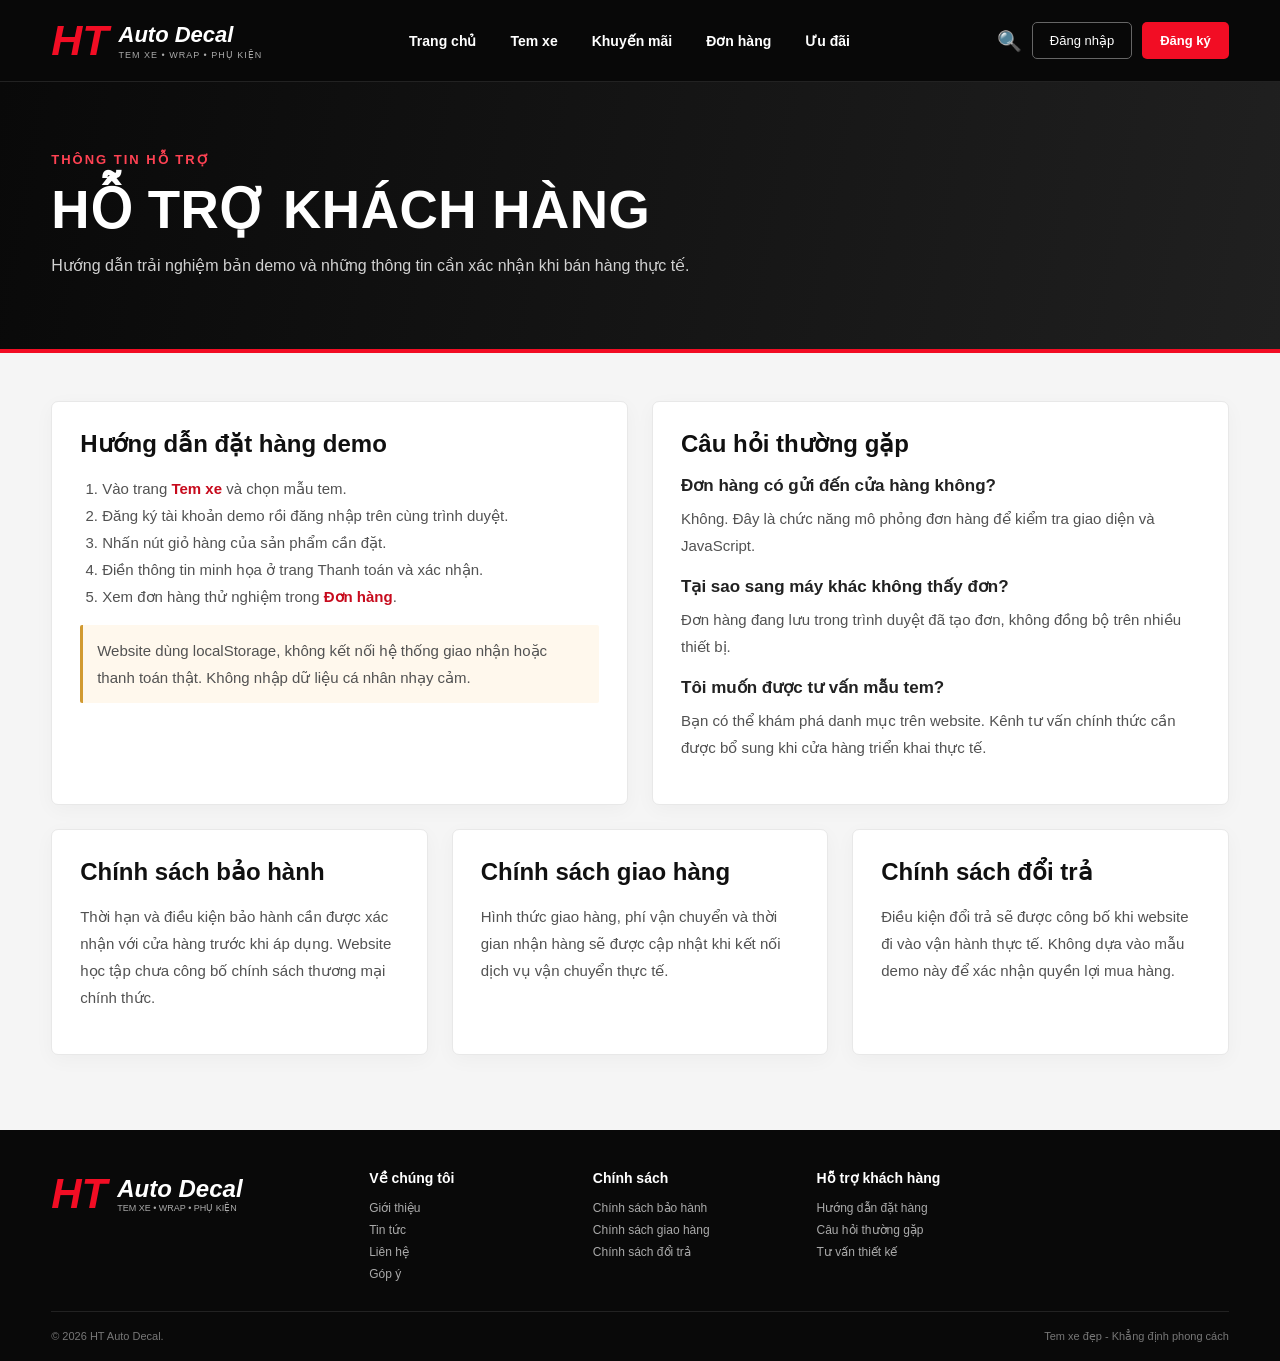
<file: support.html>
<!DOCTYPE html>

<html lang="vi"><head><meta charset="utf-8"/><meta content="width=device-width, initial-scale=1" name="viewport"/><title>Hỗ trợ &amp; chính sách - HT Auto Decal</title><meta content="HT Auto Decal - Tem xe máy, ô tô và xe điện" name="description"/><link href="css/style.css" rel="stylesheet"/></head><body>
<header class="header">
<div class="container header-container">
<a class="logo" href="index.html">
<span class="logo-ht">HT</span>
<div class="logo-text">
<h2>Auto Decal</h2>
<p>TEM XE • WRAP • PHỤ KIỆN</p>
</div>
</a>
<nav class="navbar">
<a href="index.html">
                    Trang chủ
                </a>
<a href="products.html">
                    Tem xe
                </a>
<a href="promotions.html">
                    Khuyến mãi
                </a>
<a href="orders.html">
                    Đơn hàng
                </a>
<a href="deals.html">
                    Ưu đãi
                </a>
</nav>
<div class="header-actions">
<button aria-label="Tìm kiếm sản phẩm" class="icon-button" id="searchButton" type="button">
                    🔍
                </button>
<div class="user-area" id="userArea">
<a class="login-btn" href="login.html">
                        Đăng nhập
                    </a>
<a class="register-btn" href="register.html">
                        Đăng ký
                    </a>
</div>
</div>
</div>
</header>
<main><section class="ht-info-hero"><div class="container"><span>THÔNG TIN HỖ TRỢ</span><h1>HỖ TRỢ KHÁCH HÀNG</h1><p>Hướng dẫn trải nghiệm bản demo và những thông tin cần xác nhận khi bán hàng thực tế.</p></div></section><section class="ht-info-content"><div class="container">
<div class="ht-info-grid"><article class="ht-info-card" id="guide"><h2>Hướng dẫn đặt hàng demo</h2><ol class="ht-guide-list"><li>Vào trang <a href="products.html">Tem xe</a> và chọn mẫu tem.</li><li>Đăng ký tài khoản demo rồi đăng nhập trên cùng trình duyệt.</li><li>Nhấn nút giỏ hàng của sản phẩm cần đặt.</li><li>Điền thông tin minh họa ở trang Thanh toán và xác nhận.</li><li>Xem đơn hàng thử nghiệm trong <a href="orders.html">Đơn hàng</a>.</li></ol><p class="ht-form-notice">Website dùng localStorage, không kết nối hệ thống giao nhận hoặc thanh toán thật. Không nhập dữ liệu cá nhân nhạy cảm.</p></article><article class="ht-info-card" id="faq"><h2>Câu hỏi thường gặp</h2><h3>Đơn hàng có gửi đến cửa hàng không?</h3><p>Không. Đây là chức năng mô phỏng đơn hàng để kiểm tra giao diện và JavaScript.</p><h3>Tại sao sang máy khác không thấy đơn?</h3><p>Đơn hàng đang lưu trong trình duyệt đã tạo đơn, không đồng bộ trên nhiều thiết bị.</p><h3>Tôi muốn được tư vấn mẫu tem?</h3><p>Bạn có thể khám phá danh mục trên website. Kênh tư vấn chính thức cần được bổ sung khi cửa hàng triển khai thực tế.</p></article></div>
<div class="ht-info-three"><article class="ht-info-card" id="warranty"><h2>Chính sách bảo hành</h2><p>Thời hạn và điều kiện bảo hành cần được xác nhận với cửa hàng trước khi áp dụng. Website học tập chưa công bố chính sách thương mại chính thức.</p></article><article class="ht-info-card" id="shipping"><h2>Chính sách giao hàng</h2><p>Hình thức giao hàng, phí vận chuyển và thời gian nhận hàng sẽ được cập nhật khi kết nối dịch vụ vận chuyển thực tế.</p></article><article class="ht-info-card" id="returns"><h2>Chính sách đổi trả</h2><p>Điều kiện đổi trả sẽ được công bố khi website đi vào vận hành thực tế. Không dựa vào mẫu demo này để xác nhận quyền lợi mua hàng.</p></article></div>
</div></section></main>
<footer class="footer">
<div class="container footer-grid">
<div class="footer-brand">
<div class="footer-logo">
<span>HT</span>
<div>
<h2>Auto Decal</h2>
<p>TEM XE • WRAP • PHỤ KIỆN</p>
</div>
</div>
</div>
<div class="footer-column">
<h3>Về chúng tôi</h3>
<a href="about.html">Giới thiệu</a>
<a href="news.html">Tin tức</a>
<a href="contact.html">Liên hệ</a>
<a href="feedback.html">Góp ý</a></div>
<div class="footer-column">
<h3>Chính sách</h3>
<a href="support.html#warranty">Chính sách bảo hành</a>
<a href="support.html#shipping">Chính sách giao hàng</a>
<a href="support.html#returns">Chính sách đổi trả</a>
</div>
<div class="footer-column">
<h3>Hỗ trợ khách hàng</h3>
<a href="support.html#guide">Hướng dẫn đặt hàng</a>
<a href="support.html#faq">Câu hỏi thường gặp</a>
<a href="contact.html">Tư vấn thiết kế</a>
</div>
</div>
<div class="container footer-bottom">
<p>
                © 2026 HT Auto Decal.
            </p>
<p>
                Tem xe đẹp - Khẳng định phong cách
            </p>
</div>
</footer>
<script src="js/main.js"></script></body></html>
</file>
<file: css/style.css>
* {
    margin: 0;
    padding: 0;
    box-sizing: border-box;
}

html {
    scroll-behavior: smooth;
}

body {
    font-family: Arial, Helvetica, sans-serif;
    background: #f4f4f4;
    color: #111;
}

a {
    text-decoration: none;
}

button,
select {
    font-family: inherit;
}

img {
    width: 100%;
    display: block;
}

.container {
    width: 92%;
    max-width: 1400px;
    margin: auto;
}

/* HEADER */
.header {
    height: 82px;
    background: #080808;
    border-bottom: 1px solid #222;
    position: sticky;
    top: 0;
    z-index: 999;
}

.header-container {
    height: 100%;
    display: flex;
    align-items: center;
    justify-content: space-between;
}

.logo {
    display: flex;
    align-items: center;
    gap: 10px;
    color: white;
}

.logo-ht {
    font-size: 43px;
    font-weight: 900;
    font-style: italic;
    color: #f20d24;
}

.logo-text h2 {
    font-size: 22px;
    font-weight: 800;
    font-style: italic;
}

.logo-text p {
    margin-top: 2px;
    font-size: 9px;
    letter-spacing: 1px;
    color: #aaa;
}

.navbar {
    display: flex;
    gap: 34px;
}

.navbar a {
    position: relative;
    color: #fff;
    font-size: 14px;
    font-weight: 600;
    padding: 30px 0;
    transition: 0.3s;
}

.navbar a:hover {
    color: #f20d24;
}

.navbar a.active::after {
    content: "";
    position: absolute;
    width: 100%;
    height: 3px;
    background: #f20d24;
    bottom: 17px;
    left: 0;
}

.header-actions {
    display: flex;
    align-items: center;
    gap: 10px;
}

.icon-button {
    border: none;
    background: none;
    color: white;
    font-size: 20px;
    cursor: pointer;
}

.login-btn {
    color: white;
    border: 1px solid #666;
    padding: 10px 17px;
    border-radius: 5px;
    font-size: 13px;
    transition: 0.3s;
}

.login-btn:hover {
    border-color: #f20d24;
    color: #f20d24;
}

.register-btn {
    background: #f20d24;
    color: white;
    padding: 11px 18px;
    border-radius: 5px;
    font-size: 13px;
    font-weight: 700;
    transition: 0.3s;
}

.register-btn:hover {
    background: #c70018;
}

/* HERO */
.hero {
    min-height: 540px;
    position: relative;

    background:
        linear-gradient(
            90deg,
            rgba(0, 0, 0, 0.97) 0%,
            rgba(0, 0, 0, 0.82) 45%,
            rgba(0, 0, 0, 0.35) 100%
        ),
        url("../assets/hero.jpg");

    background-size: cover;
    background-position: center;

    display: flex;
    align-items: center;
}
.hero-container {
    position: relative;
    z-index: 2;
}

.hero-content {
    color: white;
    width: 680px;
}

.hero-brand {
    color: #f20d24;
    font-size: 21px;
    font-weight: 900;
    font-style: italic;
}

.hero h1 {
    font-size: 58px;
    line-height: 1.05;
    margin-top: 10px;
    font-weight: 900;
    font-style: italic;
}

.hero h1 span {
    color: #f20d24;
}

.hero-description {
    margin-top: 20px;
    color: #ddd;
    font-size: 18px;
}

.hero-features {
    display: flex;
    gap: 35px;
    margin-top: 40px;
}

.feature {
    display: flex;
    gap: 10px;
    align-items: center;
}

.feature-icon {
    font-size: 33px;
}

.feature strong {
    font-size: 12px;
}

.feature p {
    font-size: 11px;
    color: #bbb;
    margin-top: 3px;
}

/* SEARCH */
.search-section {
    margin-top: -40px;
    position: relative;
    z-index: 10;
}

.search-box {
    background: white;
    border-radius: 10px;
    padding: 16px;
    display: grid;
    grid-template-columns: 1fr 1fr 1fr 260px;
    gap: 15px;
    box-shadow: 0 10px 28px rgba(0,0,0,0.15);
}

.filter-group {
    display: flex;
    flex-direction: column;
    gap: 6px;
}

.filter-group label {
    font-size: 12px;
    font-weight: 700;
    color: #444;
}

.filter-group select {
    width: 100%;
    height: 45px;
    border: 1px solid #ddd;
    border-radius: 6px;
    padding: 0 12px;
    background: white;
    outline: none;
}

.find-button {
    border: none;
    border-radius: 6px;
    background: #f20d24;
    color: white;
    font-size: 14px;
    font-weight: 800;
    cursor: pointer;
    transition: 0.3s;
}

.find-button:hover {
    background: #c70018;
}

/* PRODUCTS */
.products-section {
    padding: 70px 0 35px;
}

.section-heading {
    display: flex;
    align-items: center;
    justify-content: space-between;
    margin-bottom: 25px;
}

.section-heading h2 {
    font-size: 27px;
}

.heading-line {
    width: 35px;
    height: 3px;
    background: #f20d24;
    margin-top: 8px;
}

.section-heading a {
    color: #f20d24;
    font-size: 13px;
    font-weight: 700;
}

.product-grid {
    display: grid;
    grid-template-columns: repeat(4, 1fr);
    gap: 18px;
}

.product-card {
    background: white;
    border-radius: 8px;
    overflow: hidden;
    box-shadow: 0 4px 15px rgba(0,0,0,0.08);
    transition: 0.3s;
}

.product-card:hover {
    transform: translateY(-5px);
    box-shadow: 0 10px 25px rgba(0,0,0,0.15);
}

.product-image {
    height: 210px;
    position: relative;
    overflow: hidden;
    background: #ddd;
}

.product-image img {
    height: 100%;
    object-fit: cover;
    transition: 0.4s;
}

.product-card:hover .product-image img {
    transform: scale(1.05);
}

.product-badge {
    position: absolute;
    top: 10px;
    right: 10px;
    background: #f20d24;
    color: white;
    font-size: 11px;
    font-weight: 700;
    padding: 6px 9px;
    border-radius: 4px;
}

.product-info {
    padding: 15px;
}

.product-info h3 {
    font-size: 16px;
}

.rating {
    margin-top: 8px;
}

.rating span {
    color: #ffb000;
    font-size: 14px;
}

.rating small {
    margin-left: 5px;
    color: #999;
}

.product-bottom {
    margin-top: 11px;
    display: flex;
    align-items: center;
    justify-content: space-between;
}

.product-bottom strong {
    color: #f20d24;
    font-size: 18px;
}

.cart-button {
    width: 40px;
    height: 36px;
    border: 1px solid #ddd;
    border-radius: 5px;
    background: white;
    cursor: pointer;
    transition: 0.3s;
}

.cart-button:hover {
    background: #f20d24;
    color: white;
}

/* PROMOTION */
.promotion-section {
    padding: 20px 0 35px;
}

.promotion-banner {
    min-height: 180px;
    background: linear-gradient(90deg, #9e0010, #f20d24);
    border-radius: 9px;
    padding: 30px 45px;
    color: white;
    display: flex;
    align-items: center;
    justify-content: space-between;
    box-shadow: 0 6px 20px rgba(0,0,0,0.15);
}

.promotion-content span {
    font-size: 20px;
    font-weight: 800;
    font-style: italic;
}

.promotion-content h2 {
    margin-top: 10px;
    font-size: 38px;
}

.promotion-content h2 strong {
    font-size: 62px;
}

.promotion-content ul {
    margin-top: 10px;
    display: flex;
    gap: 25px;
    list-style: none;
}

.promotion-button {
    background: white;
    color: #111;
    font-weight: 800;
    font-size: 14px;
    padding: 15px 25px;
    border-radius: 5px;
    transition: 0.3s;
}

.promotion-button:hover {
    transform: scale(1.05);
}

/* SERVICES */
.service-section {
    background: white;
    padding: 25px 0;
}

.service-grid {
    display: grid;
    grid-template-columns: repeat(4, 1fr);
}

.service-item {
    display: flex;
    align-items: center;
    gap: 14px;
    padding: 10px 25px;
    border-right: 1px solid #ddd;
}

.service-item:last-child {
    border-right: none;
}

.service-icon {
    font-size: 32px;
}

.service-item h3 {
    font-size: 15px;
}

.service-item p {
    font-size: 12px;
    color: #777;
    margin-top: 4px;
}

/* FOOTER */
.footer {
    background: #090909;
    color: white;
    padding-top: 40px;
}

.footer-grid {
    display: grid;
    grid-template-columns: 1.5fr 1fr 1fr 1fr 1fr;
    gap: 35px;
}

.footer-logo {
    display: flex;
    align-items: center;
    gap: 10px;
}

.footer-logo > span {
    color: #f20d24;
    font-size: 42px;
    font-style: italic;
    font-weight: 900;
}

.footer-logo h2 {
    font-style: italic;
}

.footer-logo p {
    font-size: 9px;
    color: #aaa;
}

.footer-column {
    display: flex;
    flex-direction: column;
    gap: 8px;
}

.footer-column h3 {
    font-size: 14px;
    margin-bottom: 7px;
}

.footer-column a {
    color: #aaa;
    font-size: 12px;
}

.footer-column a:hover {
    color: #f20d24;
}

.socials {
    display: flex;
    flex-direction: column;
    gap: 5px;
}

.footer-bottom {
    margin-top: 30px;
    border-top: 1px solid #222;
    padding: 18px 0;
    display: flex;
    justify-content: space-between;
    color: #777;
    font-size: 11px;
}

/* RESPONSIVE */
@media (max-width: 1100px) {
    .navbar {
        gap: 18px;
    }

    .product-grid {
        grid-template-columns: repeat(2, 1fr);
    }

    .search-box {
        grid-template-columns: repeat(2, 1fr);
    }

    .find-button {
        min-height: 45px;
    }

    .service-grid {
        grid-template-columns: repeat(2, 1fr);
    }

    .footer-grid {
        grid-template-columns: repeat(3, 1fr);
    }
}

@media (max-width: 800px) {
    .header {
        height: auto;
        padding: 15px 0;
    }

    .header-container {
        flex-direction: column;
        gap: 15px;
    }

    .navbar {
        flex-wrap: wrap;
        justify-content: center;
    }

    .navbar a {
        padding: 8px 0;
    }

    .navbar a.active::after {
        bottom: 0;
    }

    .hero {
        min-height: 620px;
    }

    .hero-content {
        width: 100%;
    }

    .hero h1 {
        font-size: 45px;
    }

    .hero-features {
        flex-wrap: wrap;
    }

    .search-section {
        margin-top: -20px;
    }

    .search-box {
        grid-template-columns: 1fr;
    }

    .product-grid {
        grid-template-columns: 1fr;
    }

    .promotion-banner {
        flex-direction: column;
        align-items: flex-start;
        gap: 20px;
    }

    .service-grid {
        grid-template-columns: 1fr;
    }

    .service-item {
        border-right: none;
        border-bottom: 1px solid #ddd;
    }

    .footer-grid {
        grid-template-columns: 1fr;
    }

    .footer-bottom {
        flex-direction: column;
        gap: 8px;
    }
}
/* =========================================
   PRODUCTS PAGE
========================================= */

.products-hero {
    min-height: 360px;

    background:
        linear-gradient(
            90deg,
            rgba(0,0,0,0.96),
            rgba(0,0,0,0.72),
            rgba(0,0,0,0.20)
        ),
       url("../assets/hero.jpg");

    background-size: cover;
    background-position: center;

    color: white;

    display: flex;
    align-items: center;
}

.products-hero-content {
    padding-top: 35px;
    padding-bottom: 35px;
}

.products-hero-content h1 {
    font-size: 58px;
    font-weight: 900;
    font-style: italic;

    margin-top: 8px;
}


.products-hero-content > div > p {
    margin-top: 8px;

    font-size: 18px;
    font-weight: 700;

    color: #eee;
}



/* BREADCRUMB */

.breadcrumb-section {
    background: white;
    border-bottom: 1px solid #eee;
}


.breadcrumb {
    min-height: 55px;

    display: flex;
    align-items: center;

    gap: 12px;

    font-size: 13px;
}


.breadcrumb a {
    color: #555;
}


.breadcrumb span:last-child {
    color: #111;
    font-weight: 700;
}



/* SHOP */

.shop-section {
    padding: 20px 0 50px;
}


.shop-layout {
    display: grid;

    grid-template-columns: 270px 1fr;

    gap: 25px;

    align-items: start;
}



/* FILTER SIDEBAR */

.filter-sidebar {
    background: white;

    border-radius: 8px;

    padding: 18px;

    box-shadow: 0 3px 14px rgba(0,0,0,0.06);
}


.filter-title-row {
    display: flex;
    align-items: center;
    justify-content: space-between;

    padding-bottom: 15px;

    border-bottom: 1px solid #eee;
}


.filter-title-row h3 {
    font-size: 18px;
}


.filter-title-row button {
    border: none;
    background: none;

    color: #f20d24;

    cursor: pointer;
    font-size: 12px;
}


.filter-block {
    padding: 17px 0;

    border-bottom: 1px solid #eee;
}


.filter-block h4 {
    margin-bottom: 12px;

    font-size: 14px;
}


.check-row {
    display: grid;

    grid-template-columns: 18px 1fr auto;

    align-items: center;

    gap: 7px;

    margin-bottom: 10px;

    cursor: pointer;

    font-size: 13px;
}


.check-row input {
    accent-color: #f20d24;
}


.check-row small {
    color: #999;
}


.small-search {
    width: 100%;
    height: 36px;

    border: 1px solid #ddd;

    border-radius: 5px;

    padding: 0 10px;

    outline: none;

    margin-bottom: 12px;
}


.model-check-grid {
    display: grid;

    grid-template-columns: 1fr 1fr;

    gap: 9px;
}


.model-check-grid label {
    font-size: 12px;

    cursor: pointer;
}


.model-check-grid input {
    accent-color: #f20d24;
}


#priceRange {
    width: 100%;

    accent-color: #f20d24;
}


.price-boxes {
    margin-top: 10px;

    display: grid;

    grid-template-columns: 1fr auto 1fr;

    gap: 6px;

    align-items: center;
}


.price-boxes span {
    height: 33px;

    display: flex;
    align-items: center;
    justify-content: center;

    border: 1px solid #ddd;

    border-radius: 4px;

    font-size: 11px;
}


.price-boxes span:nth-child(2) {
    border: none;
}


.apply-filter-button {
    width: 100%;
    height: 42px;

    margin-top: 18px;

    border: none;

    border-radius: 5px;

    background: #f20d24;

    color: white;

    font-size: 13px;
    font-weight: 800;

    cursor: pointer;
}


.apply-filter-button:hover {
    background: #c70018;
}



/* SHOP CONTENT */

.shop-content {
    min-width: 0;
}


.shop-topbar {
    display: flex;

    align-items: flex-end;
    justify-content: space-between;

    margin-bottom: 20px;
}


.shop-topbar h2 {
    font-size: 30px;
}


.shop-topbar p {
    margin-top: 5px;

    color: #777;

    font-size: 13px;
}


.shop-actions {
    display: flex;

    align-items: center;

    gap: 15px;

    color: #777;

    font-size: 12px;
}


.shop-actions select {
    height: 40px;

    border: 1px solid #ddd;

    border-radius: 5px;

    padding: 0 12px;

    background: white;

    outline: none;
}



/* GRID */

.shop-product-grid {
    display: grid;

    grid-template-columns: repeat(4, 1fr);

    gap: 16px;
}


.shop-product-card {
    background: white;

    border-radius: 7px;

    overflow: hidden;

    box-shadow: 0 3px 12px rgba(0,0,0,0.08);

    transition: 0.3s;
}


.shop-product-card:hover {
    transform: translateY(-4px);

    box-shadow: 0 9px 20px rgba(0,0,0,0.13);
}


.shop-product-image {
    height: 170px;

    position: relative;

    overflow: hidden;

    background: #ddd;
}


.shop-product-image img {
    height: 100%;

    object-fit: cover;

    transition: 0.4s;
}


.shop-product-card:hover .shop-product-image img {
    transform: scale(1.06);
}


.shop-product-body {
    padding: 12px;
}


.shop-product-body h3 {
    min-height: 38px;

    font-size: 14px;
}


.shop-product-bottom {
    display: flex;

    align-items: center;
    justify-content: space-between;

    margin-top: 9px;
}


.shop-product-bottom strong {
    color: #f20d24;

    font-size: 17px;
}



/* PAGINATION */

.pagination {
    margin-top: 30px;

    display: flex;

    justify-content: center;

    gap: 7px;
}


.pagination button {
    width: 35px;
    height: 35px;

    border: 1px solid #ddd;

    background: white;

    border-radius: 5px;

    cursor: pointer;
}


.pagination button:hover,
.pagination .active-page {
    background: #f20d24;

    border-color: #f20d24;

    color: white;
}



/* RESPONSIVE PRODUCTS PAGE */

@media (max-width: 1200px) {

    .shop-product-grid {
        grid-template-columns: repeat(3, 1fr);
    }

}


@media (max-width: 950px) {

    .shop-layout {
        grid-template-columns: 220px 1fr;
    }


    .shop-product-grid {
        grid-template-columns: repeat(2, 1fr);
    }

}


@media (max-width: 750px) {

    .products-hero-content h1 {
        font-size: 45px;
    }


    .shop-layout {
        grid-template-columns: 1fr;
    }


    .filter-sidebar {
        width: 100%;
    }


    .shop-topbar {
        flex-direction: column;

        align-items: flex-start;

        gap: 15px;
    }


    .shop-product-grid {
        grid-template-columns: 1fr;
    }

}
/* =========================================
   PROMOTIONS PAGE
========================================= */

.promotion-hero {
    min-height: 390px;

    background:
        linear-gradient(
            90deg,
            rgba(0,0,0,0.97),
            rgba(0,0,0,0.72),
            rgba(0,0,0,0.32)
        ),
        url("../assets/hero.jpg");

    background-size: cover;
    background-position: center;

    color: white;

    display: flex;
    align-items: center;
}


.promotion-hero-content {
    padding-top: 40px;
    padding-bottom: 40px;
}


.promotion-hero h1 {
    margin-top: 8px;

    font-size: 58px;
    line-height: 1.05;

    font-weight: 900;
    font-style: italic;
}


.promotion-hero h1 span {
    color: #f20d24;
}


.promotion-hero-content > p {
    margin-top: 15px;

    font-size: 18px;
    font-weight: 700;

    color: #eee;
}



/* PROMOTION LIST */

.promotion-list-section {
    padding: 45px 0;
}


.promotion-grid {
    display: grid;

    grid-template-columns: repeat(3, 1fr);

    gap: 20px;
}


.promotion-card {
    background: white;

    border-radius: 8px;

    overflow: hidden;

    box-shadow: 0 4px 15px rgba(0,0,0,0.08);

    transition: 0.3s;
}


.promotion-card:hover {
    transform: translateY(-5px);

    box-shadow: 0 10px 25px rgba(0,0,0,0.14);
}


.promotion-card-image {
    position: relative;

    height: 190px;

    overflow: hidden;

    background: #ddd;
}


.promotion-card-image img {
    width: 100%;
    height: 100%;

    object-fit: cover;

    transition: 0.4s;
}


.promotion-card:hover .promotion-card-image img {
    transform: scale(1.05);
}


.promotion-discount {
    position: absolute;

    top: 12px;
    right: 12px;

    background: #f20d24;
    color: white;

    padding: 7px 12px;

    border-radius: 5px;

    font-size: 15px;
    font-weight: 900;
}


.promotion-card-body {
    padding: 15px;
}


.promotion-card-body h3 {
    font-size: 17px;
}


.promotion-card-body > p {
    margin-top: 7px;

    color: #777;

    font-size: 13px;

    min-height: 36px;
}


.promotion-card-bottom {
    margin-top: 14px;

    display: flex;

    align-items: center;
    justify-content: space-between;

    gap: 10px;
}


.promotion-card-bottom span {
    font-size: 11px;

    color: #777;
}


.promotion-card-bottom button {
    border: none;

    background: #f20d24;

    color: white;

    padding: 9px 13px;

    border-radius: 5px;

    font-size: 11px;
    font-weight: 700;

    cursor: pointer;

    white-space: nowrap;
}


.promotion-card-bottom button:hover {
    background: #c70018;
}



@media (max-width: 1000px) {

    .promotion-grid {
        grid-template-columns: repeat(2, 1fr);
    }

}


@media (max-width: 650px) {

    .promotion-hero h1 {
        font-size: 42px;
    }


    .promotion-grid {
        grid-template-columns: 1fr;
    }


    .promotion-card-bottom {
        align-items: flex-start;

        flex-direction: column;
    }

}


/* =========================================
   DEALS PAGE
========================================= */

.deals-hero {
    min-height: 320px;

    background:
        linear-gradient(
            90deg,
            rgba(0, 0, 0, 0.97),
            rgba(0, 0, 0, 0.72),
            rgba(0, 0, 0, 0.32)
        ),
        url("../assets/hero.jpg");

    background-size: cover;
    background-position: center;

    color: white;

    display: flex;
    align-items: center;
}

.deals-hero-content {
    padding-top: 30px;
    padding-bottom: 30px;
}

.deals-hero h1 {
    margin-top: 6px;
    font-size: 48px;
    line-height: 1;
    font-weight: 900;
    font-style: italic;
}

.deals-hero h1 span {
    color: #f20d24;
}

.deals-hero-content > p {
    margin-top: 10px;
    font-size: 16px;
    font-weight: 700;
    color: #eee;
}

.deals-section {
    padding: 28px 0;
}

.deals-alt {
    padding-top: 5px;
}

.deals-grid {
    display: grid;
    grid-template-columns: repeat(4, 1fr);
    gap: 18px;
}

.deal-card {
    background: white;
    border-radius: 8px;
    overflow: hidden;
    box-shadow: 0 4px 15px rgba(0,0,0,0.08);
    transition: 0.3s;
}

.deal-card:hover {
    transform: translateY(-5px);
    box-shadow: 0 10px 25px rgba(0,0,0,0.14);
}

.deal-image {
    height: 150px;
    position: relative;
    overflow: hidden;
    background: #ddd;
}

.deal-image img {
    width: 100%;
    height: 100%;
    object-fit: cover;
    transition: 0.4s;
}

.deal-card:hover .deal-image img {
    transform: scale(1.05);
}

.deal-badge {
    position: absolute;
    top: 10px;
    right: 10px;

    background: #f20d24;
    color: white;

    font-size: 15px;
    font-weight: 900;

    padding: 7px 10px;
    border-radius: 5px;
}

.deal-body {
    padding: 12px;
}

.deal-body h3 {
    font-size: 16px;
}

.deal-body p {
    margin-top: 6px;
    color: #777;
    font-size: 12px;
    min-height: 30px;
}

.deal-price {
    margin-top: 12px;
    display: flex;
    align-items: center;
    gap: 10px;
}

.deal-price strong {
    color: #f20d24;
    font-size: 18px;
}

.deal-price del {
    color: #999;
    font-size: 12px;
}

.deal-price .cart-button {
    margin-left: auto;
}

@media (max-width: 1100px) {
    .deals-grid {
        grid-template-columns: repeat(2, 1fr);
    }
}

@media (max-width: 650px) {
    .deals-hero h1 {
        font-size: 42px;
    }

    .deals-grid {
        grid-template-columns: 1fr;
    }
}

/* =========================================
   ORDERS PAGE
========================================= */

.orders-hero {
    min-height: 280px;

    background:
        linear-gradient(
            90deg,
            rgba(0,0,0,0.97),
            rgba(0,0,0,0.72),
            rgba(0,0,0,0.30)
        ),
        url("../assets/hero.jpg");

    background-size: cover;
    background-position: center;

    color: white;

    display: flex;
    align-items: center;
}

.orders-hero-content {
    padding-top: 30px;
    padding-bottom: 30px;
}

.orders-hero h1 {
    margin-top: 7px;

    font-size: 58px;
    line-height: 1;

    font-weight: 900;
    font-style: italic;
}

.orders-hero-content > p {
    margin-top: 12px;

    font-size: 17px;

    color: #eee;
}



/* ORDERS AREA */

.orders-section {
    padding: 30px 0 50px;
}

.orders-layout {
    display: grid;

    grid-template-columns: 280px 1fr;

    gap: 25px;

    align-items: start;
}



/* ACCOUNT SIDEBAR */

.account-sidebar {
    background: white;

    border-radius: 8px;

    overflow: hidden;

    box-shadow: 0 4px 16px rgba(0,0,0,0.08);
}

.account-user {
    display: flex;

    gap: 13px;

    align-items: center;

    padding: 22px;

    border-bottom: 1px solid #eee;
}

.account-avatar {
    width: 58px;
    height: 58px;

    border-radius: 50%;

    background: #eeeeee;

    display: flex;
    align-items: center;
    justify-content: center;

    font-size: 28px;
}

.account-user small {
    color: #777;
}

.account-user h3 {
    margin-top: 3px;

    font-size: 17px;
}

.account-user a {
    display: inline-block;

    margin-top: 5px;

    color: #f20d24;

    font-size: 12px;
}

.account-menu {
    display: flex;

    flex-direction: column;
}

.account-menu a {
    min-height: 60px;

    display: flex;
    align-items: center;

    gap: 13px;

    padding: 0 20px;

    color: #333;

    font-size: 14px;

    border-left: 4px solid transparent;
}

.account-menu a:hover {
    background: #fff3f4;

    color: #f20d24;
}

.account-menu .active-account {
    background: #fff0f2;

    color: #f20d24;

    border-left-color: #f20d24;

    font-weight: 700;
}



/* ORDERS CONTENT */

.orders-content {
    min-width: 0;
}

.orders-top {
    display: flex;

    justify-content: space-between;
    align-items: flex-end;

    gap: 20px;

    margin-bottom: 20px;
}

.orders-top h2 {
    font-size: 32px;
}

.orders-tools {
    display: flex;

    gap: 12px;
}

.orders-tools input {
    width: 280px;
    height: 42px;

    border: 1px solid #ddd;

    border-radius: 6px;

    padding: 0 13px;

    outline: none;
}

.orders-tools select {
    height: 42px;

    border: 1px solid #ddd;

    border-radius: 6px;

    padding: 0 12px;

    background: white;
}



/* TABLE */

.orders-table-wrap {
    width: 100%;

    overflow-x: auto;

    background: white;

    border-radius: 8px;

    box-shadow: 0 4px 16px rgba(0,0,0,0.07);
}

.orders-table {
    width: 100%;

    border-collapse: collapse;

    min-width: 950px;
}

.orders-table th {
    background: #f1f2f4;

    text-align: left;

    padding: 14px;

    font-size: 12px;
}

.orders-table td {
    padding: 14px;

    border-bottom: 1px solid #eee;

    vertical-align: middle;

    font-size: 13px;
}

.orders-table tbody tr:last-child td {
    border-bottom: none;
}

.orders-table td > strong {
    display: block;
}

.orders-table td > a {
    display: inline-block;

    margin-top: 5px;

    color: #f20d24;

    font-size: 11px;
}

.orders-table td > small {
    display: block;

    margin-top: 3px;

    color: #888;

    font-size: 11px;
}



/* ORDER PRODUCT */

.order-product {
    display: flex;

    align-items: center;

    gap: 12px;

    min-width: 230px;
}

.order-product img {
    width: 75px;
    height: 55px;

    object-fit: cover;

    border-radius: 5px;
}

.order-product strong {
    display: block;

    font-size: 13px;
}

.order-product small {
    display: block;

    margin-top: 3px;

    color: #888;

    font-size: 11px;
}



/* STATUS */

.status {
    display: inline-flex;

    align-items: center;

    justify-content: center;

    white-space: nowrap;

    padding: 8px 12px;

    border-radius: 20px;

    font-size: 11px;

    font-weight: 700;
}

.status-processing {
    background: #fff3cd;

    color: #a76b00;
}

.status-shipping {
    background: #e4f1ff;

    color: #1268c4;
}

.status-completed {
    background: #dff5e7;

    color: #16833b;
}



/* PRICE */

.order-price {
    color: #f20d24;

    font-size: 16px;
}



/* BUTTON */

.order-action {
    border: 1px solid #ddd;

    background: white;

    padding: 9px 12px;

    border-radius: 5px;

    cursor: pointer;

    white-space: nowrap;
}

.order-action:hover {
    color: #f20d24;

    border-color: #f20d24;
}



/* RESPONSIVE */

@media (max-width: 1000px) {

    .orders-layout {
        grid-template-columns: 1fr;
    }

    .account-sidebar {
        width: 100%;
    }

}

@media (max-width: 750px) {

    .orders-top {
        flex-direction: column;

        align-items: flex-start;
    }

    .orders-tools {
        width: 100%;

        flex-direction: column;
    }

    .orders-tools input,
    .orders-tools select {
        width: 100%;
    }

    .orders-hero h1 {
        font-size: 45px;
    }

}

/* =========================================
   AUTH / LOGIN PAGE
========================================= */

.auth-page {
    min-height: 720px;

    display: grid;

    grid-template-columns: 1fr 1fr;

    background: #f4f4f4;
}



/* LEFT SIDE */

.auth-left {
    position: relative;

    min-height: 720px;

    background:
        url("../assets/hero.jpg");

    background-size: cover;
    background-position: center;

    display: flex;
    align-items: center;

    overflow: hidden;
}

.auth-left-overlay {
    position: absolute;

    inset: 0;

    background:
        linear-gradient(
            90deg,
            rgba(0,0,0,0.95),
            rgba(0,0,0,0.75)
        );
}

.auth-left-content {
    position: relative;

    z-index: 2;

    width: 85%;

    margin: auto;

    color: white;
}

.auth-brand {
    display: flex;

    align-items: center;

    gap: 10px;
}

.auth-logo-ht {
    color: #f20d24;

    font-size: 52px;

    font-weight: 900;

    font-style: italic;
}

.auth-brand h2 {
    font-size: 25px;

    font-style: italic;
}

.auth-brand p {
    margin-top: 2px;

    color: #bbb;

    font-size: 10px;

    letter-spacing: 1px;
}

.auth-left-content h1 {
    margin-top: 45px;

    font-size: 55px;

    line-height: 1.05;

    font-weight: 900;

    font-style: italic;
}

.auth-left-content h1 span {
    color: #f20d24;
}

.auth-description {
    width: 80%;

    margin-top: 20px;

    color: #ddd;

    font-size: 18px;

    line-height: 1.6;
}

.auth-benefits {
    margin-top: 35px;

    display: flex;

    gap: 30px;
}

.auth-benefits div {
    display: flex;

    align-items: center;

    gap: 10px;
}

.auth-benefits span {
    font-size: 29px;
}

.auth-benefits p {
    font-size: 11px;

    font-weight: 700;

    line-height: 1.4;
}



/* RIGHT SIDE */

.auth-right {
    min-height: 720px;

    padding: 50px;

    display: flex;

    align-items: center;

    justify-content: center;

    background:
        linear-gradient(
            135deg,
            #ffffff,
            #f3f4f6
        );
}

.auth-card {
    width: 100%;

    max-width: 520px;

    background: white;

    border-radius: 14px;

    padding: 45px;

    box-shadow: 0 12px 35px rgba(0,0,0,0.10);
}

.auth-card h2 {
    font-size: 38px;
}

.auth-title-line {
    width: 40px;

    height: 4px;

    margin-top: 8px;

    background: #f20d24;
}

.auth-card h3 {
    margin-top: 18px;

    font-size: 16px;
}

.auth-subtitle {
    margin-top: 7px;

    color: #777;

    font-size: 13px;

    line-height: 1.5;
}



/* FORM */

.auth-form-group {
    margin-top: 22px;
}

.auth-form-group label {
    display: block;

    margin-bottom: 8px;

    font-size: 13px;

    font-weight: 700;
}

.auth-input-wrap {
    height: 52px;

    border: 1px solid #ddd;

    border-radius: 7px;

    display: flex;

    align-items: center;

    padding: 0 14px;

    gap: 10px;
}

.auth-input-wrap:focus-within {
    border-color: #f20d24;
}

.auth-input-wrap > span {
    color: #777;
}

.auth-input-wrap input {
    flex: 1;

    height: 100%;

    border: none;

    outline: none;

    font-size: 13px;

    background: transparent;
}

.password-toggle {
    border: none;

    background: none;

    cursor: pointer;
}

.forgot-row {
    margin-top: 10px;

    display: flex;

    justify-content: flex-end;
}

.forgot-row a {
    color: #f20d24;

    font-size: 12px;

    font-weight: 700;
}

.auth-primary-button {
    width: 100%;

    height: 50px;

    margin-top: 25px;

    border: none;

    border-radius: 6px;

    background: #f20d24;

    color: white;

    font-size: 16px;

    font-weight: 800;

    cursor: pointer;

    transition: 0.3s;
}

.auth-primary-button:hover {
    background: #c70018;
}



/* DIVIDER */

.auth-divider {
    margin: 24px 0;

    display: grid;

    grid-template-columns: 1fr auto 1fr;

    align-items: center;

    gap: 13px;

    color: #999;

    font-size: 12px;
}

.auth-divider span {
    height: 1px;

    background: #ddd;
}



/* SOCIAL LOGIN */

.social-login {
    display: grid;

    grid-template-columns: 1fr 1fr;

    gap: 12px;
}

.social-login button {
    min-height: 46px;

    border: 1px solid #ddd;

    border-radius: 6px;

    background: white;

    cursor: pointer;

    display: flex;

    align-items: center;

    justify-content: center;

    gap: 8px;

    font-size: 13px;
}

.social-login button:hover {
    border-color: #f20d24;
}

.auth-bottom-text {
    margin-top: 25px;

    text-align: center;

    font-size: 13px;
}

.auth-bottom-text a {
    margin-left: 5px;

    color: #f20d24;

    font-weight: 700;
}



/* RESPONSIVE */

@media (max-width: 900px) {

    .auth-page {
        grid-template-columns: 1fr;
    }

    .auth-left {
        min-height: 420px;
    }

    .auth-right {
        min-height: auto;

        padding: 30px 20px;
    }

    .auth-card {
        padding: 30px 25px;
    }

}

@media (max-width: 600px) {

    .auth-left-content h1 {
        font-size: 40px;
    }

    .auth-benefits {
        flex-direction: column;
    }

    .social-login {
        grid-template-columns: 1fr;
    }

}

/* =========================================
   REGISTER PAGE
========================================= */

.register-terms {
    margin-top: 18px;

    display: flex;

    align-items: flex-start;

    gap: 9px;

    font-size: 12px;

    line-height: 1.5;

    color: #555;

    cursor: pointer;
}

.register-terms input {
    margin-top: 3px;

    accent-color: #f20d24;
}

.register-terms a {
    color: #f20d24;

    text-decoration: underline;
}

@media (max-width: 600px) {

    .register-terms {
        font-size: 11px;
    }

}

/* USER LOGGED IN */

#userArea {
    display: flex;
    align-items: center;
    gap: 10px;
}

.logged-user {
    display: flex;
    align-items: center;
    gap: 10px;

    color: white;

    font-size: 14px;
    font-weight: 700;
}

.user-icon {
    width: 34px;
    height: 34px;

    border-radius: 50%;

    background: #f20d24;

    display: flex;
    align-items: center;
    justify-content: center;
}

.logged-user button {
    border: 1px solid #555;

    background: transparent;

    color: white;

    padding: 8px 12px;

    border-radius: 5px;

    cursor: pointer;
}

.logged-user button:hover {
    border-color: #f20d24;
    color: #f20d24;
}

.no-review {
    color: #999 !important;
    font-size: 12px !important;
    font-weight: 500;
}

/* EMPTY ORDER */

.empty-order {
    padding: 65px 20px !important;
    text-align: center;
}

.empty-order-content {
    display: flex;
    flex-direction: column;
    align-items: center;
    justify-content: center;
}

.empty-order-icon {
    font-size: 50px;
    margin-bottom: 15px;
}

.empty-order-content h3 {
    font-size: 20px;
}

.empty-order-content p {
    margin-top: 8px;
    color: #777;
    font-size: 13px;
}

.empty-order-button {
    display: inline-block;
    margin-top: 20px;

    padding: 11px 20px;

    background: #f20d24;
    color: white;

    border-radius: 5px;

    font-size: 13px;
    font-weight: 700;
}

.empty-order-button:hover {
    background: #c70018;
}
/* =========================================
   CHECKOUT PAGE
========================================= */

.checkout-section {
    padding: 50px 0 70px;
    background: #f4f4f4;
    min-height: 700px;
}

.checkout-heading {
    margin-bottom: 30px;
}

.checkout-heading h1 {
    font-size: 32px;
}

.checkout-heading p {
    margin-top: 7px;
    color: #777;
}

.checkout-layout {
    display: grid;
    grid-template-columns: 1.3fr 0.7fr;
    gap: 25px;
    align-items: start;
}

.checkout-form-card,
.checkout-order-card {
    background: white;
    border-radius: 10px;
    padding: 25px;
    box-shadow: 0 5px 20px rgba(0,0,0,0.08);
}

.checkout-form-card h2,
.checkout-order-card h2 {
    margin-bottom: 20px;
}

.checkout-group {
    margin-bottom: 18px;
}

.checkout-group label {
    display: block;
    margin-bottom: 7px;
    font-size: 13px;
    font-weight: 700;
}

.checkout-group input,
.checkout-group textarea,
.checkout-group select {
    width: 100%;
    border: 1px solid #ddd;
    border-radius: 6px;
    padding: 12px;
    outline: none;
    font-family: inherit;
}

.checkout-group textarea {
    min-height: 90px;
    resize: vertical;
}

.checkout-group input:focus,
.checkout-group textarea:focus,
.checkout-group select:focus {
    border-color: #f20d24;
}

.checkout-submit {
    width: 100%;
    height: 50px;
    border: none;
    border-radius: 6px;
    background: #f20d24;
    color: white;
    font-weight: 800;
    cursor: pointer;
}

.checkout-submit:hover {
    background: #c70018;
}

.checkout-product-item {
    display: flex;
    gap: 15px;
    align-items: center;
    padding-bottom: 20px;
    border-bottom: 1px solid #eee;
}

.checkout-product-item img {
    width: 110px;
    height: 80px;
    object-fit: cover;
    border-radius: 7px;
}

.checkout-product-item h3 {
    font-size: 16px;
}

.checkout-product-item p {
    margin-top: 7px;
    color: #f20d24;
    font-weight: 800;
}

.checkout-total {
    margin-top: 20px;
    display: flex;
    justify-content: space-between;
    align-items: center;
}

.checkout-total strong {
    color: #f20d24;
    font-size: 22px;
}

@media (max-width: 800px) {
    .checkout-layout {
        grid-template-columns: 1fr;
    }
}

/* =========================================
   CHECKOUT PAGE
========================================= */

.checkout-section {
    min-height: 700px;
    padding: 50px 0 70px;
    background: #f5f5f5;
}

.checkout-heading {
    margin-bottom: 30px;
}

.checkout-heading .hero-brand {
    color: #f20d24;
    font-size: 12px;
    font-weight: 800;
}

.checkout-heading h1 {
    margin-top: 7px;
    font-size: 32px;
}

.checkout-heading p {
    margin-top: 8px;
    color: #777;
}

.checkout-layout {
    display: grid;
    grid-template-columns: 1.2fr 0.8fr;
    gap: 25px;
    align-items: start;
}

.checkout-form-card,
.checkout-order-card {
    background: #ffffff;
    border-radius: 10px;
    padding: 28px;
    box-shadow:
        0 5px 20px
        rgba(0, 0, 0, 0.07);
}

.checkout-form-card h2,
.checkout-order-card h2 {
    margin-bottom: 22px;
    font-size: 21px;
}

.checkout-group {
    margin-bottom: 18px;
}

.checkout-group label {
    display: block;
    margin-bottom: 7px;
    font-size: 13px;
    font-weight: 700;
}

.checkout-group input,
.checkout-group textarea,
.checkout-group select {
    width: 100%;
    padding: 12px 13px;
    border: 1px solid #dddddd;
    border-radius: 6px;
    font-family: inherit;
    font-size: 14px;
    outline: none;
    background: #ffffff;
}

.checkout-group input:focus,
.checkout-group textarea:focus,
.checkout-group select:focus {
    border-color: #f20d24;
}

.checkout-group textarea {
    min-height: 90px;
    resize: vertical;
}

.checkout-submit {
    width: 100%;
    height: 50px;
    margin-top: 5px;
    border: none;
    border-radius: 6px;
    background: #f20d24;
    color: white;
    font-size: 14px;
    font-weight: 800;
    cursor: pointer;
}

.checkout-submit:hover {
    background: #c90018;
}

.checkout-product-item {
    display: flex;
    align-items: center;
    gap: 15px;
    padding-bottom: 20px;
    border-bottom: 1px solid #eeeeee;
}

.checkout-product-item img {
    width: 110px;
    height: 80px;
    border-radius: 7px;
    object-fit: cover;
}

.checkout-product-item h3 {
    font-size: 16px;
    margin-bottom: 7px;
}

.checkout-product-item p {
    color: #f20d24;
    font-size: 16px;
    font-weight: 800;
    margin-bottom: 5px;
}

.checkout-product-item small {
    color: #777777;
}

.checkout-summary-line {
    display: flex;
    justify-content: space-between;
    padding: 15px 0;
    border-bottom: 1px solid #eeeeee;
    color: #555555;
    font-size: 14px;
}

.checkout-total {
    display: flex;
    justify-content: space-between;
    align-items: center;
    padding-top: 20px;
}

.checkout-total span {
    font-weight: 700;
}

.checkout-total strong {
    color: #f20d24;
    font-size: 23px;
}

.checkout-security {
    margin-top: 20px;
    padding: 12px;
    background: #f7f7f7;
    border-radius: 6px;
    color: #777777;
    font-size: 12px;
    text-align: center;
}


/* ORDER PRODUCT INFORMATION */

.order-product {
    display: flex;
    align-items: flex-start;
    gap: 12px;
}

.order-product img {
    width: 65px;
    height: 55px;
    object-fit: cover;
    border-radius: 5px;
}

.order-product > div {
    display: flex;
    flex-direction: column;
    gap: 3px;
}

.order-product small {
    display: block;
    color: #777777;
    font-size: 11px;
    line-height: 1.4;
}


/* RESPONSIVE */

@media (max-width: 850px) {

    .checkout-layout {
        grid-template-columns: 1fr;
    }

}
/* =========================================
   SHOPEE STYLE CHECKOUT - HT AUTO DECAL
========================================= */

.shopee-checkout {
    background: #f5f5f5;
    min-height: 100vh;
    padding: 35px 0 70px;
}

.checkout-page-title {
    display: flex;
    align-items: center;
    gap: 15px;
    margin-bottom: 25px;
}

.checkout-page-title h1 {
    font-size: 28px;
}

.checkout-page-title span {
    padding-left: 15px;
    border-left: 1px solid #ddd;
    color: #f20d24;
    font-weight: 700;
}


/* BOX */

.checkout-box {
    background: #ffffff;
    margin-bottom: 15px;
    padding: 25px;
    border-radius: 4px;
    box-shadow:
        0 1px 4px
        rgba(0, 0, 0, 0.06);
}

.checkout-box-title {
    display: flex;
    align-items: center;
    gap: 8px;
    margin-bottom: 20px;
}

.checkout-box-title h2 {
    font-size: 18px;
}

.location-icon {
    font-size: 20px;
}


/* ADDRESS */

.address-box {
    border-top: 3px solid #f20d24;
}

.address-form-grid {
    display: grid;
    grid-template-columns: 1fr 1fr;
    gap: 15px;
}

.address-form-grid .full-width {
    grid-column: 1 / -1;
}

.checkout-group label {
    display: block;
    font-size: 13px;
    font-weight: 700;
    margin-bottom: 7px;
}

.checkout-group input,
.checkout-group textarea {
    width: 100%;
    border: 1px solid #ddd;
    padding: 12px;
    border-radius: 3px;
    outline: none;
    font-family: inherit;
}

.checkout-group textarea {
    min-height: 75px;
    resize: vertical;
}

.checkout-group input:focus,
.checkout-group textarea:focus {
    border-color: #f20d24;
}


/* PRODUCT HEADER */

.checkout-product-header {
    display: grid;
    grid-template-columns:
        1fr
        130px
        100px
        150px;

    padding-bottom: 15px;
    color: #888;
    font-size: 13px;
    border-bottom: 1px solid #eee;
}

.checkout-product-header div:not(:first-child) {
    text-align: center;
}


/* SHOP */

.checkout-shop {
    display: flex;
    gap: 10px;
    align-items: center;

    padding: 18px 0;

    border-bottom: 1px solid #eee;
}

.checkout-shop span {
    font-size: 11px;
    color: white;
    background: #f20d24;
    padding: 3px 7px;
    border-radius: 3px;
}


/* PRODUCT */

.checkout-product-row {
    display: grid;

    grid-template-columns:
        1fr
        130px
        100px
        150px;

    align-items: center;

    padding: 20px 0;
}

.checkout-product-item {
    display: flex;
    align-items: center;
    gap: 15px;
}

.checkout-product-item img {
    width: 85px;
    height: 85px;

    object-fit: cover;

    border-radius: 4px;

    border: 1px solid #eee;
}

.checkout-product-item h3 {
    font-size: 15px;
    margin-bottom: 6px;
}

.checkout-product-item p {
    color: #777;
    font-size: 13px;
}

.checkout-product-item small {
    display: none;
}

.checkout-unit-price,
.checkout-quantity,
.checkout-line-total {
    text-align: center;
}

.checkout-line-total {
    color: #f20d24;
    font-weight: 700;
}


/* NOTE */

.checkout-note-row {
    border-top: 1px solid #eee;

    padding-top: 18px;

    display: flex;
    align-items: center;
    gap: 15px;
}

.checkout-note-row label {
    font-size: 13px;
}

.checkout-note-row input {
    flex: 1;

    padding: 10px;

    border: 1px solid #ddd;

    outline: none;
}


/* OPTION */

.checkout-option-row {
    display: flex;
    align-items: center;
    justify-content: space-between;
}

.checkout-link-button {
    border: none;
    background: none;
    color: #1677ff;
    cursor: pointer;
}


/* SHIPPING */

.shipping-option {
    padding: 18px;

    border: 1px solid #e1e1e1;

    display: flex;
    justify-content: space-between;
    align-items: center;

    background: #fafafa;
}

.shipping-option p {
    margin-top: 5px;

    color: #777;

    font-size: 12px;
}

.free-shipping {
    color: #00a650;
}


/* PAYMENT */

.payment-options {
    display: flex;
    gap: 15px;
}

.payment-card {
    flex: 1;

    border: 1px solid #ddd;

    padding: 18px;

    display: flex;
    gap: 12px;

    cursor: pointer;

    border-radius: 4px;
}

.payment-card:has(input:checked) {
    border-color: #f20d24;
    background: #fff7f8;
}

.payment-card p {
    margin-top: 5px;

    font-size: 12px;

    color: #777;
}


/* TOTAL */

.checkout-final-box {
    padding: 0;
}

.checkout-total-lines {
    margin-left: auto;

    width: 420px;

    padding: 25px;
}

.checkout-total-lines > div {
    display: flex;
    justify-content: space-between;

    margin-bottom: 14px;

    color: #666;

    font-size: 14px;
}

.checkout-final-total {
    border-top: 1px solid #eee;

    padding-top: 18px;
}

.checkout-final-total strong {
    color: #f20d24;

    font-size: 27px;
}


/* BOTTOM */

.checkout-order-bottom {
    border-top: 1px dashed #ddd;

    padding: 22px 25px;

    display: flex;

    justify-content: flex-end;

    align-items: center;

    gap: 35px;
}

.checkout-order-bottom p {
    color: #777;

    font-size: 12px;

    max-width: 450px;
}

.place-order-button {
    min-width: 210px;

    height: 48px;

    border: none;

    background: #f20d24;

    color: white;

    font-size: 15px;

    font-weight: 700;

    cursor: pointer;

    border-radius: 3px;
}

.place-order-button:hover {
    background: #d40920;
}


/* RESPONSIVE */

@media (max-width: 900px) {

    .address-form-grid {
        grid-template-columns: 1fr;
    }

    .address-form-grid .full-width {
        grid-column: auto;
    }

    .checkout-product-header {
        display: none;
    }

    .checkout-product-row {
        grid-template-columns: 1fr;
        gap: 10px;
    }

    .checkout-unit-price,
    .checkout-quantity,
    .checkout-line-total {
        text-align: left;
    }

    .payment-options {
        flex-direction: column;
    }

    .checkout-total-lines {
        width: 100%;
    }

    .checkout-order-bottom {
        flex-direction: column;
        align-items: stretch;
    }

    .place-order-button {
        width: 100%;
    }
}

/* =========================================
   ORDER DETAIL MODAL
========================================= */

.order-detail-overlay {
    position: fixed;
    inset: 0;
    z-index: 9999;

    display: flex;
    justify-content: center;
    align-items: center;

    padding: 25px;

    background: rgba(0, 0, 0, 0.6);
}

.order-detail-modal {
    width: 100%;
    max-width: 760px;
    max-height: 90vh;

    overflow-y: auto;

    background: #ffffff;

    border-radius: 8px;

    box-shadow:
        0 20px 60px
        rgba(0, 0, 0, 0.3);
}


/* HEADER */

.order-detail-header {
    display: flex;
    justify-content: space-between;
    align-items: flex-start;

    padding: 25px 28px;

    border-bottom: 1px solid #eeeeee;
}

.order-detail-label {
    color: #f20d24;

    font-size: 11px;
    font-weight: 800;
}

.order-detail-header h2 {
    margin-top: 4px;

    font-size: 23px;
}

.order-detail-header p {
    margin-top: 5px;

    color: #777777;

    font-size: 13px;
}

.order-modal-close {
    width: 36px;
    height: 36px;

    border: none;

    background: #f5f5f5;

    border-radius: 50%;

    cursor: pointer;

    font-size: 16px;
}


/* STATUS */

.order-detail-status {
    display: grid;

    grid-template-columns:
        1fr 1fr;

    padding: 20px 28px;

    background: #fff7f8;

    border-bottom: 1px solid #eeeeee;
}

.order-detail-status div {
    display: flex;
    flex-direction: column;
    gap: 5px;
}

.order-detail-status span {
    color: #777777;

    font-size: 12px;
}

.order-detail-status strong {
    color: #f20d24;

    font-size: 14px;
}


/* SECTION */

.order-detail-section {
    padding: 22px 28px;

    border-bottom: 1px solid #eeeeee;
}

.order-detail-section h3 {
    margin-bottom: 12px;

    font-size: 15px;
}

.order-detail-section p {
    margin-top: 4px;

    color: #666666;

    font-size: 13px;

    line-height: 1.6;
}


/* PRODUCT */

.order-detail-product {
    display: flex;
    align-items: center;

    gap: 15px;
}

.order-detail-product img {
    width: 85px;
    height: 85px;

    object-fit: cover;

    border: 1px solid #eeeeee;

    border-radius: 5px;
}

.order-detail-product-info {
    flex: 1;

    display: flex;
    flex-direction: column;

    gap: 7px;
}

.order-detail-product-info span {
    color: #777777;

    font-size: 12px;
}

.order-detail-price {
    color: #f20d24;

    white-space: nowrap;
}


/* SUMMARY */

.order-detail-summary {
    margin-left: auto;

    width: 420px;

    padding: 25px 28px;
}

.order-detail-summary > div {
    display: flex;
    justify-content: space-between;

    margin-bottom: 12px;

    color: #666666;

    font-size: 13px;
}

.order-detail-total {
    padding-top: 15px;

    border-top: 1px solid #eeeeee;

    align-items: center;
}

.order-detail-total strong {
    color: #f20d24;

    font-size: 23px;
}


/* FOOTER */

.order-detail-footer {
    display: flex;
    justify-content: flex-end;

    padding: 18px 28px;

    border-top: 1px solid #eeeeee;
}

.order-detail-close-button {
    min-width: 120px;

    padding: 11px 20px;

    border: none;

    border-radius: 4px;

    background: #f20d24;

    color: white;

    font-weight: 700;

    cursor: pointer;
}

.order-detail-close-button:hover {
    background: #d20a20;
}


/* MOBILE */

@media (max-width: 700px) {

    .order-detail-overlay {
        padding: 10px;
    }

    .order-detail-status {
        grid-template-columns: 1fr;

        gap: 15px;
    }

    .order-detail-product {
        align-items: flex-start;
    }

    .order-detail-summary {
        width: 100%;
    }

}

/* ==================================================
   HT AUTO DECAL - FIX & NEW PAGES
================================================== */

.header {
    position: relative;
    z-index: 1000;
}

.user-area {
    display: flex;
    align-items: center;
    gap: 10px;
}

.logged-user {
    display: flex;
    align-items: center;
    gap: 10px;
    color: white;
    font-size: 13px;
    font-weight: 700;
}

.ht-user-link {
    display: flex;
    align-items: center;
    gap: 8px;
    color: white;
}

.user-icon {
    width: 32px;
    height: 32px;
    border-radius: 50%;
    background: #f20d24;

    display: flex;
    align-items: center;
    justify-content: center;
}

.logged-user button {
    padding: 8px 12px;
    border: 1px solid #555;
    background: transparent;
    color: white;
    border-radius: 4px;
    cursor: pointer;
}


/* HOME */

.ht-home-hero {
    min-height: 430px;

    background:
        linear-gradient(
            90deg,
            rgba(0,0,0,.85),
            rgba(0,0,0,.35)
        ),
        url("../assets/hero.jpg")
        center/cover no-repeat;

    color: white;
}

.ht-home-hero-inner {
    min-height: 430px;

    display: flex;
    align-items: center;
}

.ht-home-hero-content {
    max-width: 650px;
}

.ht-home-hero-content > span {
    color: #f20d24;
    font-weight: 800;
}

.ht-home-hero-content h1 {
    margin: 10px 0 15px;

    font-size: 50px;
    line-height: 1.02;
}

.ht-home-hero-content p {
    max-width: 570px;
    margin-bottom: 25px;
}

.ht-primary-button {
    display: inline-block;

    padding: 13px 22px;

    background: #f20d24;

    color: white;

    border-radius: 4px;

    font-weight: 800;
}

.ht-featured {
    padding: 45px 0;
    background: #f5f5f5;
}

.ht-section-title {
    display: flex;
    align-items: center;
    justify-content: space-between;

    margin-bottom: 25px;
}

.ht-section-title h2 {
    font-size: 27px;
}

.ht-title-line {
    width: 35px;
    height: 3px;

    margin-top: 8px;

    background: #f20d24;
}

.ht-section-title > a {
    color: #f20d24;
    font-size: 12px;
    font-weight: 700;
}

.ht-product-grid {
    display: grid;

    grid-template-columns:
        repeat(4, 1fr);

    gap: 18px;
}

.ht-product-card {
    overflow: hidden;

    background: white;

    border-radius: 8px;

    box-shadow:
        0 3px 15px
        rgba(0,0,0,.06);
}

.ht-product-image {
    position: relative;

    height: 220px;
}

.ht-product-image img {
    width: 100%;
    height: 100%;

    object-fit: cover;
}

.ht-product-image > span {
    position: absolute;

    top: 10px;
    right: 10px;

    padding: 6px 9px;

    background: #f20d24;
    color: white;

    border-radius: 4px;

    font-size: 11px;
    font-weight: 700;
}

.ht-product-info {
    padding: 15px;
}

.ht-product-info h3 {
    font-size: 16px;
}

.ht-no-review {
    margin-top: 8px;

    color: #999;

    font-size: 11px;
}

.ht-product-bottom {
    display: flex;
    align-items: center;
    justify-content: space-between;

    margin-top: 18px;
}

.ht-product-bottom strong {
    color: #f20d24;
    font-size: 17px;
}

.ht-product-bottom button {
    width: 38px;
    height: 34px;

    border: 1px solid #ddd;

    background: white;

    border-radius: 5px;

    cursor: pointer;
}

.ht-product-bottom button:hover {
    border-color: #f20d24;
    background: #f20d24;
}

.ht-home-promotion {
    padding: 25px 0 50px;
    background: #f5f5f5;
}

.ht-home-promotion-inner {
    padding: 35px;

    display: flex;
    align-items: center;
    justify-content: space-between;

    background: #a90012;
    color: white;

    border-radius: 8px;
}

.ht-home-promotion-inner h2 {
    margin: 8px 0;

    font-size: 36px;
}

.ht-home-promotion-inner a {
    padding: 12px 18px;

    background: white;
    color: black;

    border-radius: 4px;

    font-weight: 700;
}

.ht-services {
    padding: 35px 0;
}

.ht-services-grid {
    display: grid;

    grid-template-columns:
        repeat(4, 1fr);

    gap: 20px;
}

.ht-services-grid > div {
    padding: 20px;

    border: 1px solid #eee;

    border-radius: 7px;
}

.ht-services-grid p {
    margin-top: 7px;

    color: #777;

    font-size: 12px;
}


/* PRODUCT PAGE */

.ht-products-hero,
.ht-orders-hero {
    padding: 55px 0;

    background:
        linear-gradient(
            90deg,
            rgba(0,0,0,.85),
            rgba(0,0,0,.45)
        ),
        url("../assets/hero.jpg")
        center/cover no-repeat;

    color: white;
}

.ht-products-hero span,
.ht-orders-hero span {
    color: #f20d24;
    font-weight: 800;
}

.ht-products-hero h1,
.ht-orders-hero h1 {
    margin: 6px 0;

    font-size: 42px;
}

.ht-shop-section {
    padding: 40px 0 70px;

    background: #f5f5f5;
}

.ht-shop-heading {
    display: flex;
    align-items: center;
    justify-content: space-between;

    margin-bottom: 25px;
}

.ht-shop-heading select {
    padding: 11px 15px;

    border: 1px solid #ddd;

    background: white;
}


/* CHECKOUT */

.ht-checkout-page {
    min-height: 100vh;

    padding: 35px 0 70px;

    background: #f5f5f5;
}

.ht-checkout-title {
    display: flex;
    align-items: center;
    gap: 15px;

    margin-bottom: 25px;
}

.ht-checkout-title h1 {
    font-size: 28px;
}

.ht-checkout-title span {
    padding-left: 15px;

    border-left: 1px solid #ddd;

    color: #f20d24;
    font-weight: 700;
}

.ht-checkout-box {
    margin-bottom: 15px;

    padding: 25px;

    background: white;

    border-radius: 5px;

    box-shadow:
        0 1px 5px
        rgba(0,0,0,.06);
}

.ht-address-box {
    border-top: 3px solid #f20d24;
}

.ht-checkout-box h2 {
    margin-bottom: 20px;

    font-size: 18px;
}

.ht-address-grid {
    display: grid;

    grid-template-columns:
        1fr 1fr;

    gap: 15px;
}

.ht-address-grid .ht-full {
    grid-column: 1 / -1;
}

.ht-address-grid label {
    display: block;

    margin-bottom: 7px;

    font-size: 13px;
    font-weight: 700;
}

.ht-address-grid input,
.ht-address-grid textarea {
    width: 100%;

    padding: 12px;

    border: 1px solid #ddd;

    border-radius: 4px;

    outline: none;
}

.ht-address-grid textarea {
    min-height: 80px;

    resize: vertical;
}

.ht-checkout-product-head,
.ht-checkout-product-row {
    display: grid;

    grid-template-columns:
        1fr
        140px
        100px
        150px;

    align-items: center;
}

.ht-checkout-product-head {
    padding-bottom: 15px;

    border-bottom: 1px solid #eee;

    color: #888;
    font-size: 12px;
}

.ht-checkout-product-head span:not(:first-child),
.ht-checkout-product-row > div:not(:first-child),
.ht-checkout-product-row > strong {
    text-align: center;
}

.ht-checkout-shop {
    padding: 18px 0;

    border-bottom: 1px solid #eee;
}

.ht-checkout-product-row {
    padding: 20px 0;
}

.ht-checkout-product {
    display: flex;
    align-items: center;
    gap: 15px;
}

.ht-checkout-product img {
    width: 80px;
    height: 80px;

    object-fit: cover;

    border-radius: 5px;
}

.ht-checkout-product div {
    display: flex;
    flex-direction: column;
    gap: 5px;
}

.ht-checkout-product small {
    color: #777;
}

#checkoutLineTotal {
    color: #f20d24;
}

.ht-checkout-note {
    display: flex;
    align-items: center;
    gap: 12px;

    padding-top: 18px;

    border-top: 1px solid #eee;
}

.ht-checkout-note input {
    flex: 1;

    padding: 10px;

    border: 1px solid #ddd;
}

.ht-shipping-row {
    display: flex;
    justify-content: space-between;
    align-items: center;

    padding: 18px;

    background: #fafafa;

    border: 1px solid #eee;
}

.ht-shipping-row p {
    margin-top: 5px;

    color: #777;

    font-size: 12px;
}

.ht-payment-option {
    display: flex;
    align-items: center;
    gap: 10px;

    margin-bottom: 10px;

    padding: 15px;

    border: 1px solid #ddd;

    cursor: pointer;
}

.ht-checkout-final {
    display: flex;
    flex-direction: column;
    align-items: flex-end;
}

.ht-checkout-totals {
    width: 420px;
}

.ht-checkout-totals > div {
    display: flex;
    justify-content: space-between;

    margin-bottom: 13px;

    color: #666;
}

.ht-total-main {
    padding-top: 15px;

    border-top: 1px solid #eee;

    align-items: center;
}

.ht-total-main strong {
    color: #f20d24;

    font-size: 27px;
}

.ht-place-order {
    min-width: 220px;

    margin-top: 15px;

    padding: 14px 22px;

    border: none;

    background: #f20d24;
    color: white;

    font-weight: 800;

    cursor: pointer;
}


/* ACCOUNT / ORDERS */

.ht-account-page,
.ht-profile-page {
    min-height: 550px;

    padding: 35px 0 70px;

    background: #f5f5f5;
}

.ht-account-layout {
    display: grid;

    grid-template-columns:
        230px 1fr;

    gap: 25px;

    align-items: start;
}

.ht-account-sidebar {
    overflow: hidden;

    background: white;

    border-radius: 7px;

    box-shadow:
        0 4px 18px
        rgba(0,0,0,.07);
}

.ht-account-user {
    display: flex;
    align-items: center;
    gap: 12px;

    padding: 20px;
}

.ht-account-avatar {
    width: 48px;
    height: 48px;

    display: flex;
    align-items: center;
    justify-content: center;

    background: #f0eef5;

    border-radius: 50%;
}

.ht-account-user small {
    color: #777;
}

.ht-account-user h3 {
    margin: 3px 0;

    font-size: 14px;
}

.ht-account-user a {
    color: #f20d24;

    font-size: 11px;
}

.ht-account-menu {
    display: flex;
    flex-direction: column;
}

.ht-account-menu a {
    padding: 16px 20px;

    color: #222;

    font-size: 13px;

    border-left: 3px solid transparent;
}

.ht-account-menu a.active,
.ht-account-menu a:hover {
    background: #fff0f2;

    color: #f20d24;

    border-left-color: #f20d24;
}

.ht-orders-content {
    min-width: 0;
}

.ht-orders-toolbar {
    display: flex;
    justify-content: space-between;
    align-items: center;

    margin-bottom: 20px;
}

.ht-order-tools {
    display: flex;
    gap: 10px;
}

.ht-order-tools input,
.ht-order-tools select {
    padding: 11px;

    border: 1px solid #ddd;

    background: white;

    border-radius: 4px;
}

.ht-order-list {
    display: flex;
    flex-direction: column;
    gap: 15px;
}

.ht-order-card {
    background: white;

    border-radius: 7px;

    box-shadow:
        0 2px 10px
        rgba(0,0,0,.05);
}

.ht-order-card-top,
.ht-order-card-bottom {
    display: flex;
    justify-content: space-between;
    align-items: center;

    padding: 15px 20px;
}

.ht-order-card-top {
    border-bottom: 1px solid #eee;
}

.ht-order-card-top > div {
    display: flex;
    flex-direction: column;
    gap: 5px;
}

.ht-order-card-top small {
    color: #777;
}

.ht-order-status {
    color: #e39100;

    font-size: 12px;
    font-weight: 700;
}

.ht-order-card-body {
    display: flex;
    align-items: center;
    gap: 15px;

    padding: 20px;
}

.ht-order-card-body img {
    width: 90px;
    height: 80px;

    object-fit: cover;

    border-radius: 5px;
}

.ht-order-card-product {
    flex: 1;

    display: flex;
    flex-direction: column;
    gap: 6px;
}

.ht-order-card-product span,
.ht-order-card-product small {
    color: #777;
    font-size: 12px;
}

.ht-order-price {
    color: #f20d24;
}

.ht-order-card-bottom {
    border-top: 1px solid #eee;
}

.order-action {
    padding: 9px 14px;

    border: 1px solid #f20d24;

    background: white;

    color: #f20d24;

    cursor: pointer;

    border-radius: 4px;
}

.ht-empty-order {
    padding: 70px 20px;

    text-align: center;

    background: white;

    border-radius: 7px;
}

.ht-empty-order > div {
    font-size: 50px;
}

.ht-empty-order h3 {
    margin-top: 12px;
}

.ht-empty-order p {
    margin: 8px 0 20px;

    color: #777;
}

.ht-empty-order a {
    display: inline-block;

    padding: 11px 18px;

    background: #f20d24;
    color: white;

    border-radius: 4px;
}


/* PROFILE */

.ht-profile-content {
    padding: 30px;

    background: white;

    border-radius: 7px;

    box-shadow:
        0 4px 18px
        rgba(0,0,0,.06);
}

.ht-profile-content > div:first-child {
    padding-bottom: 20px;

    border-bottom: 1px solid #eee;
}

.ht-profile-content p {
    margin-top: 7px;

    color: #777;
}

#profileForm {
    max-width: 600px;

    margin-top: 25px;
}

.ht-profile-avatar {
    width: 80px;
    height: 80px;

    margin-bottom: 25px;

    display: flex;
    align-items: center;
    justify-content: center;

    background: #f3f1f5;

    border-radius: 50%;

    font-size: 35px;
}

.ht-profile-group {
    margin-bottom: 18px;
}

.ht-profile-group label {
    display: block;

    margin-bottom: 7px;

    font-size: 13px;
    font-weight: 700;
}

.ht-profile-group input {
    width: 100%;

    padding: 12px;

    border: 1px solid #ddd;

    border-radius: 4px;

    outline: none;
}

.ht-profile-save {
    padding: 12px 20px;

    border: none;

    background: #f20d24;
    color: white;

    font-weight: 800;

    border-radius: 4px;

    cursor: pointer;
}


/* ORDER DETAIL MODAL */

.order-detail-overlay {
    position: fixed;

    inset: 0;

    z-index: 9999;

    padding: 20px;

    display: flex;
    align-items: center;
    justify-content: center;

    background: rgba(0,0,0,.6);
}

.order-detail-modal {
    width: 100%;
    max-width: 720px;
    max-height: 90vh;

    overflow-y: auto;

    background: white;

    border-radius: 8px;

    box-shadow:
        0 20px 60px
        rgba(0,0,0,.3);
}

.order-detail-header {
    padding: 24px;

    display: flex;
    justify-content: space-between;

    border-bottom: 1px solid #eee;
}

.order-detail-label {
    color: #f20d24;

    font-size: 11px;
    font-weight: 800;
}

.order-detail-header h2 {
    margin-top: 4px;
}

.order-detail-header p {
    margin-top: 4px;

    color: #777;
}

.order-modal-close {
    width: 35px;
    height: 35px;

    border: none;

    border-radius: 50%;

    cursor: pointer;
}

.order-detail-status {
    padding: 18px 24px;

    display: grid;

    grid-template-columns:
        1fr 1fr;

    background: #fff4f6;
}

.order-detail-status > div {
    display: flex;
    flex-direction: column;
    gap: 4px;
}

.order-detail-status span {
    color: #777;
    font-size: 12px;
}

.order-detail-status strong {
    color: #f20d24;
}

.order-detail-section {
    padding: 20px 24px;

    border-bottom: 1px solid #eee;
}

.order-detail-section h3 {
    margin-bottom: 10px;

    font-size: 15px;
}

.order-detail-section p {
    margin-top: 4px;

    color: #666;
}

.order-detail-product {
    display: flex;
    align-items: center;
    gap: 15px;
}

.order-detail-product img {
    width: 80px;
    height: 80px;

    object-fit: cover;

    border-radius: 5px;
}

.order-detail-product-info {
    flex: 1;

    display: flex;
    flex-direction: column;
    gap: 5px;
}

.order-detail-product-info span {
    color: #777;
}

.order-detail-price {
    color: #f20d24;
}

.order-detail-summary {
    width: 420px;

    margin-left: auto;

    padding: 25px;
}

.order-detail-summary > div {
    margin-bottom: 12px;

    display: flex;
    justify-content: space-between;

    color: #666;
}

.order-detail-total {
    padding-top: 15px;

    border-top: 1px solid #eee;

    align-items: center;
}

.order-detail-total strong {
    color: #f20d24;

    font-size: 22px;
}

.order-detail-footer {
    padding: 18px 24px;

    display: flex;
    justify-content: flex-end;

    border-top: 1px solid #eee;
}

.order-detail-close-button {
    min-width: 120px;

    padding: 11px;

    border: none;

    background: #f20d24;
    color: white;

    border-radius: 4px;

    cursor: pointer;
}


/* RESPONSIVE */

@media (max-width: 900px) {

    .ht-product-grid {
        grid-template-columns:
            repeat(2, 1fr);
    }

    .ht-account-layout {
        grid-template-columns:
            1fr;
    }

    .ht-checkout-product-head {
        display: none;
    }

    .ht-checkout-product-row {
        grid-template-columns: 1fr;

        gap: 12px;
    }

    .ht-checkout-product-row > div,
    .ht-checkout-product-row > strong {
        text-align: left !important;
    }

}

@media (max-width: 650px) {

    .ht-home-hero-content h1 {
        font-size: 37px;
    }

    .ht-product-grid,
    .ht-services-grid {
        grid-template-columns: 1fr;
    }

    .ht-address-grid {
        grid-template-columns: 1fr;
    }

    .ht-address-grid .ht-full {
        grid-column: auto;
    }

    .ht-checkout-totals,
    .order-detail-summary {
        width: 100%;
    }

    .ht-orders-toolbar,
    .ht-order-tools {
        flex-direction: column;
        align-items: stretch;
    }

    .order-detail-status {
        grid-template-columns: 1fr;

        gap: 15px;
    }

}

/* HT Auto Decal - Giai doan 2: informational pages, usability */
.ht-info-hero{background:linear-gradient(100deg,#090909,#202020);padding:70px 0;color:#fff;border-bottom:4px solid #f20d24}
.ht-info-hero span{display:block;color:#ff4253;font-size:13px;font-weight:800;letter-spacing:2px;margin-bottom:12px}
.ht-info-hero h1{font-size:clamp(32px,5vw,53px);font-weight:900;letter-spacing:.5px;margin-bottom:13px}
.ht-info-hero p{font-size:16px;color:#d1d1d1;max-width:720px;line-height:1.6}
.ht-info-content{padding:48px 0 75px;background:#f5f5f5;min-height:450px}
.ht-info-grid{display:grid;grid-template-columns:repeat(2,minmax(0,1fr));gap:24px;margin-bottom:24px}
.ht-info-three{display:grid;grid-template-columns:repeat(3,minmax(0,1fr));gap:24px}
.ht-info-card{background:#fff;border:1px solid #e8e8e8;padding:28px;border-radius:7px;min-width:0;box-shadow:0 5px 20px rgba(0,0,0,.035)}
.ht-info-card h2{font-size:24px;color:#101010;margin-bottom:17px}
.ht-info-card h3{font-size:17px;color:#222;margin:17px 0 9px}
.ht-info-card p,.ht-guide-list{font-size:15px;line-height:1.8;color:#525252;margin:0 0 15px}
.ht-info-card a:not(.ht-primary-button){color:#c70b1d;font-weight:700}
.ht-info-photo{border-radius:7px;overflow:hidden;min-height:300px}
.ht-info-photo img{width:100%;height:100%;object-fit:cover}
.ht-info-button{display:inline-block;cursor:pointer;border:0;border-radius:4px;margin-top:8px}
.ht-contact-image{max-height:230px;object-fit:cover;border-radius:6px;margin-top:14px}
.ht-contact-links{display:grid;gap:15px;margin:22px 0}
.ht-contact-links a{display:block;padding:12px 14px;background:#f9f9f9;border-left:3px solid #f20d24}
.ht-feedback-form{display:grid;gap:10px}
.ht-feedback-form label{font-size:14px;font-weight:700;margin-top:7px}
.ht-feedback-form input,.ht-feedback-form select,.ht-feedback-form textarea{width:100%;font:inherit;border:1px solid #ddd;border-radius:4px;padding:12px;background:#fff;color:#111}
.ht-feedback-form textarea{resize:vertical}
.ht-feedback-form :is(input,select,textarea):focus-visible{outline:2px solid #f20d24;outline-offset:1px}
.ht-form-notice{background:#fff8ed;padding:12px 14px;border-left:3px solid #d19a31;border-radius:2px}
.ht-reset-card{max-width:660px;margin:auto}
.ht-guide-list{padding-left:22px}
.ht-news-card img{height:185px;object-fit:cover;margin-bottom:18px;border-radius:4px}
.ht-news-card a{display:inline-block;margin-top:6px}
.ht-unlinked-social{color:#aaa;display:block;margin:7px 0;cursor:default}
.ht-search-empty{grid-column:1/-1;background:#fff;padding:35px 25px;text-align:center;border:1px solid #ddd;border-radius:6px;color:#555}
.ht-results-message{font-size:14px;color:#555;margin:5px 0 14px}
@media(max-width:800px){.ht-info-grid,.ht-info-three{grid-template-columns:1fr}.ht-info-hero{padding:45px 0}.ht-info-content{padding:27px 0 52px}.ht-info-card{padding:22px}}
:focus-visible{outline:2px solid #f20d24;outline-offset:3px}
</file>
